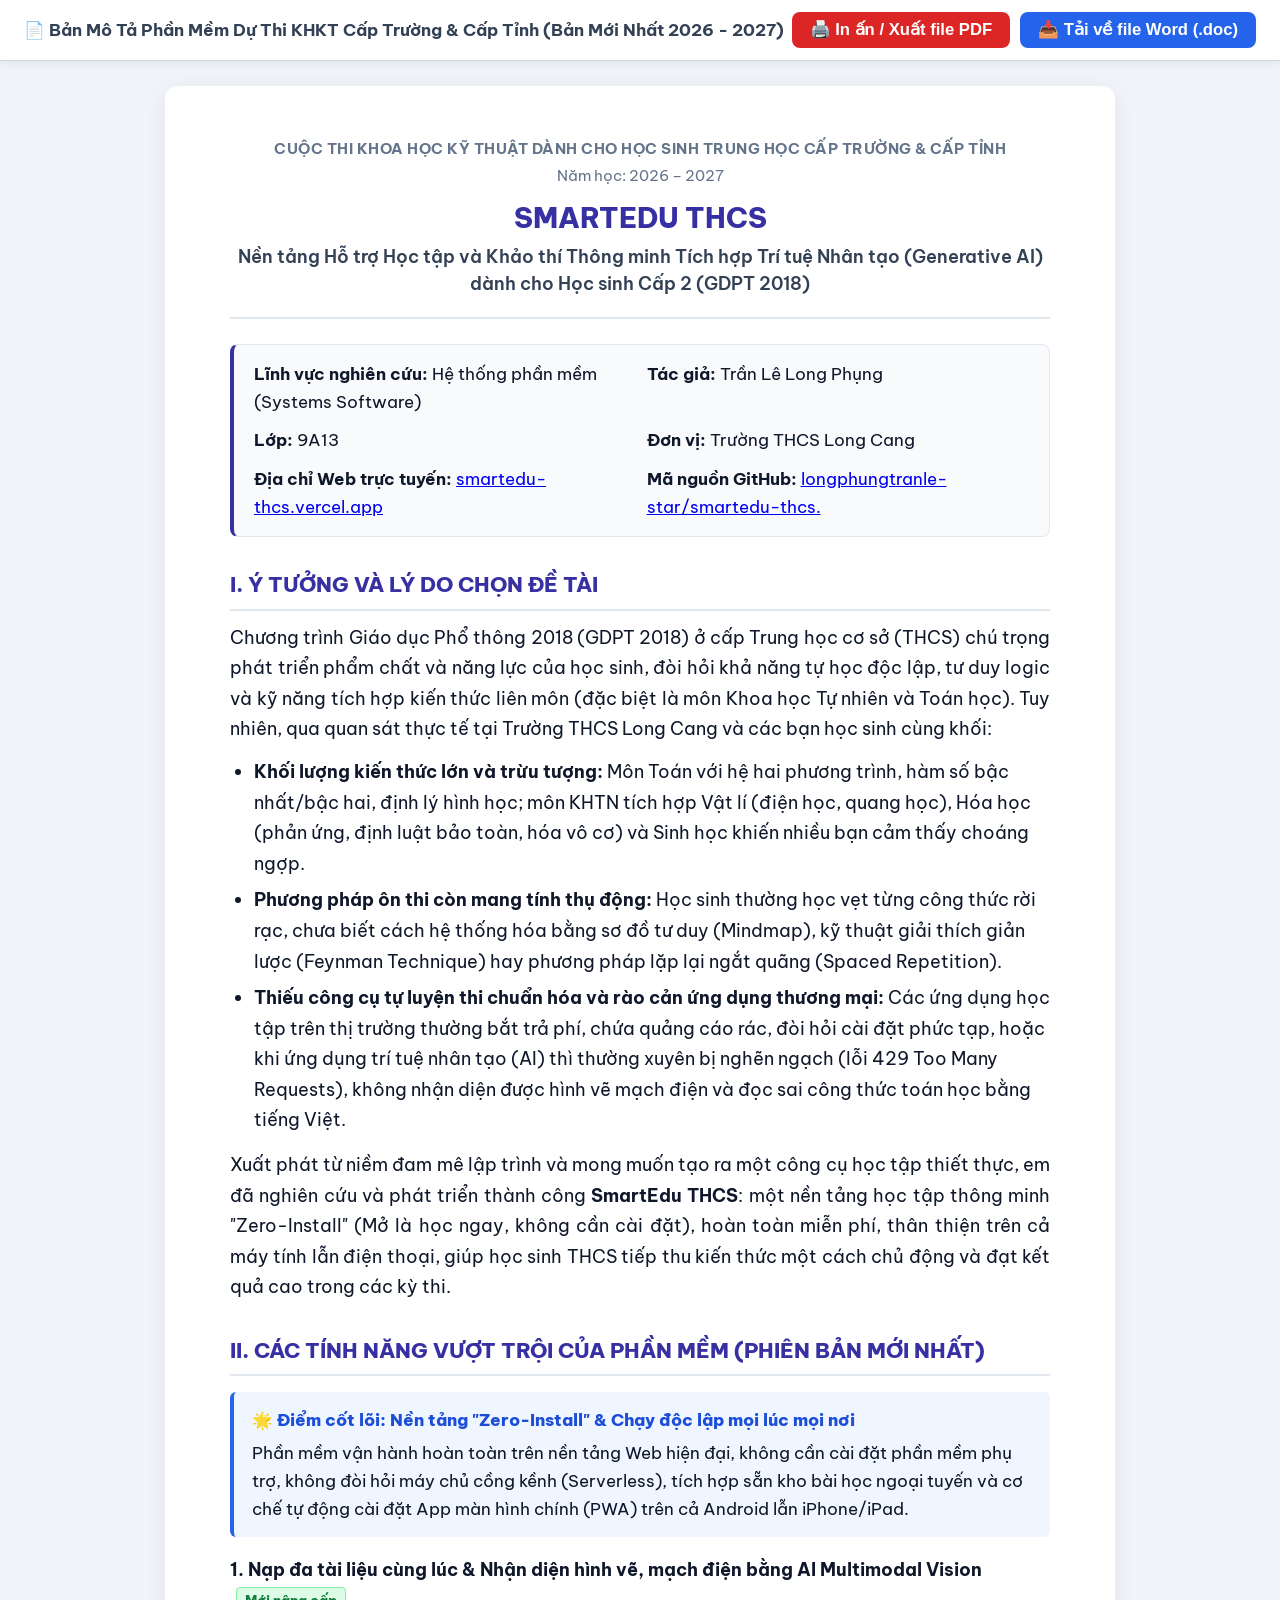
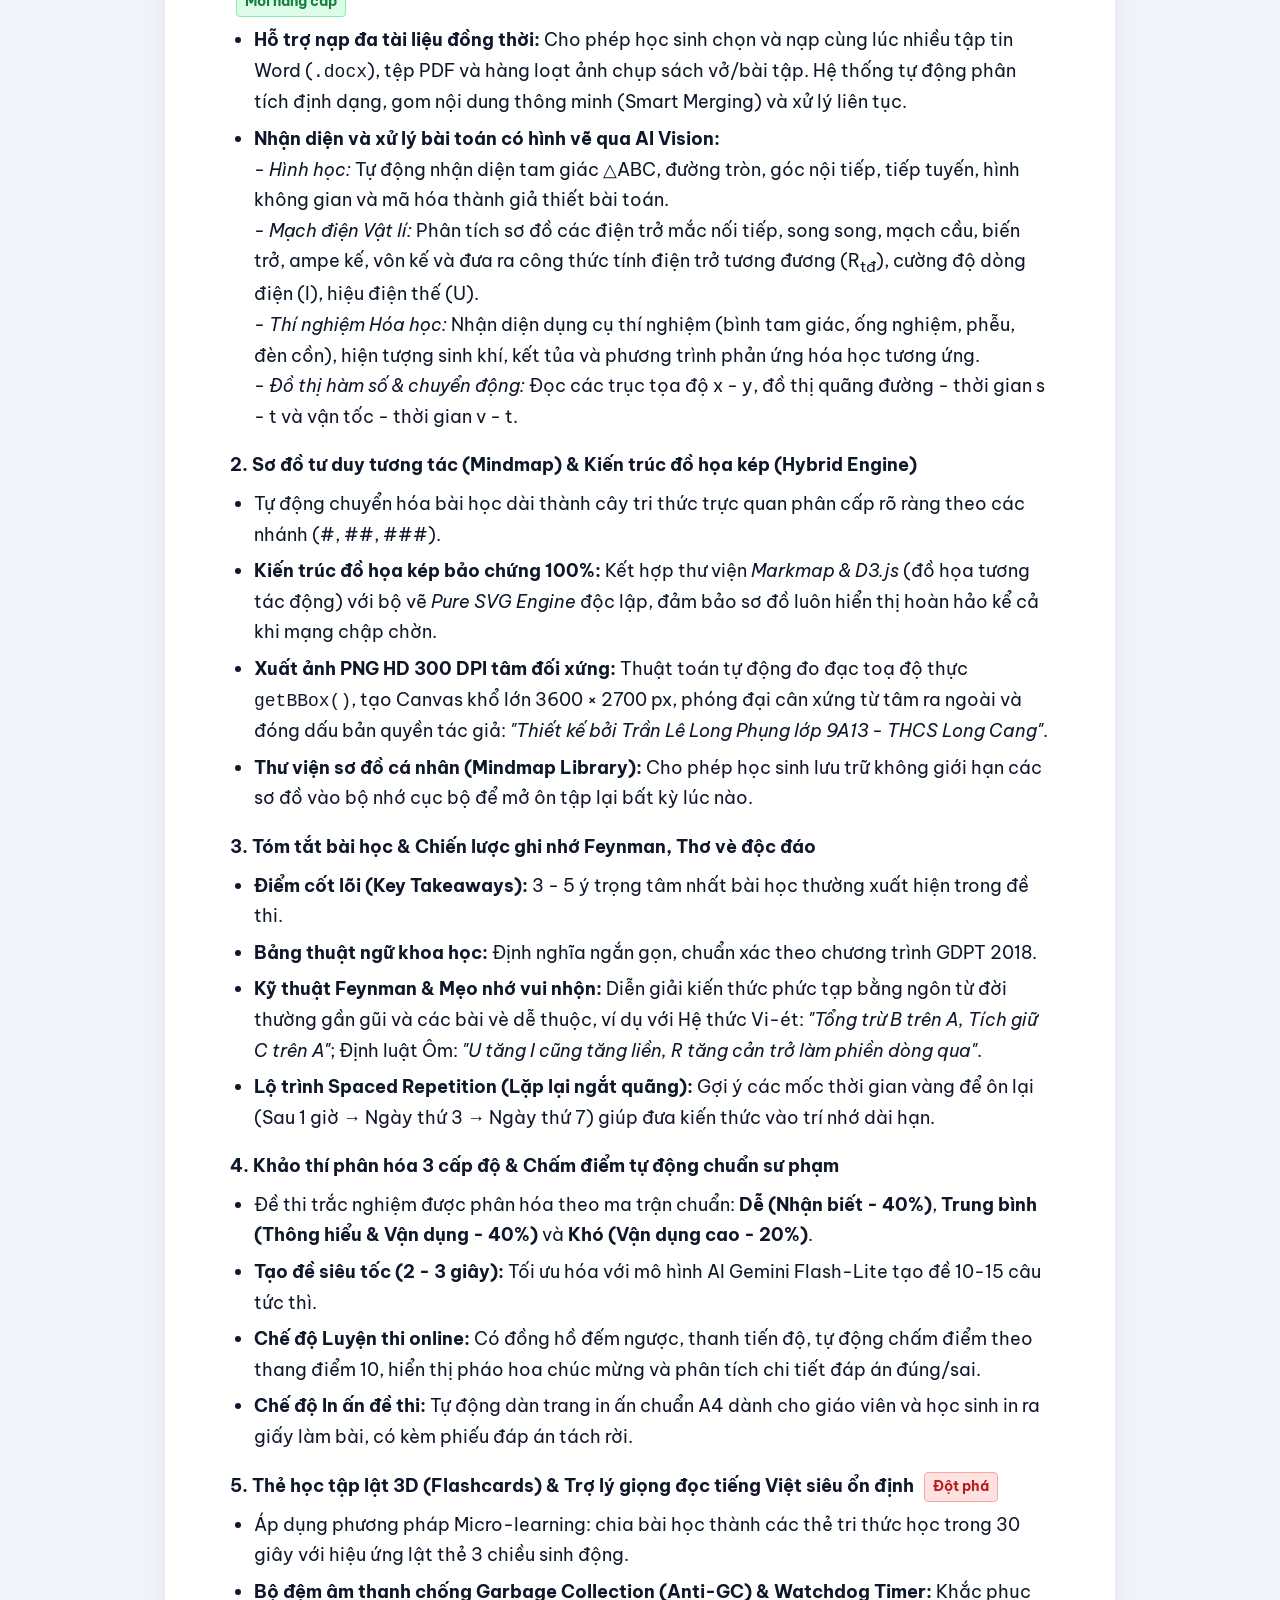
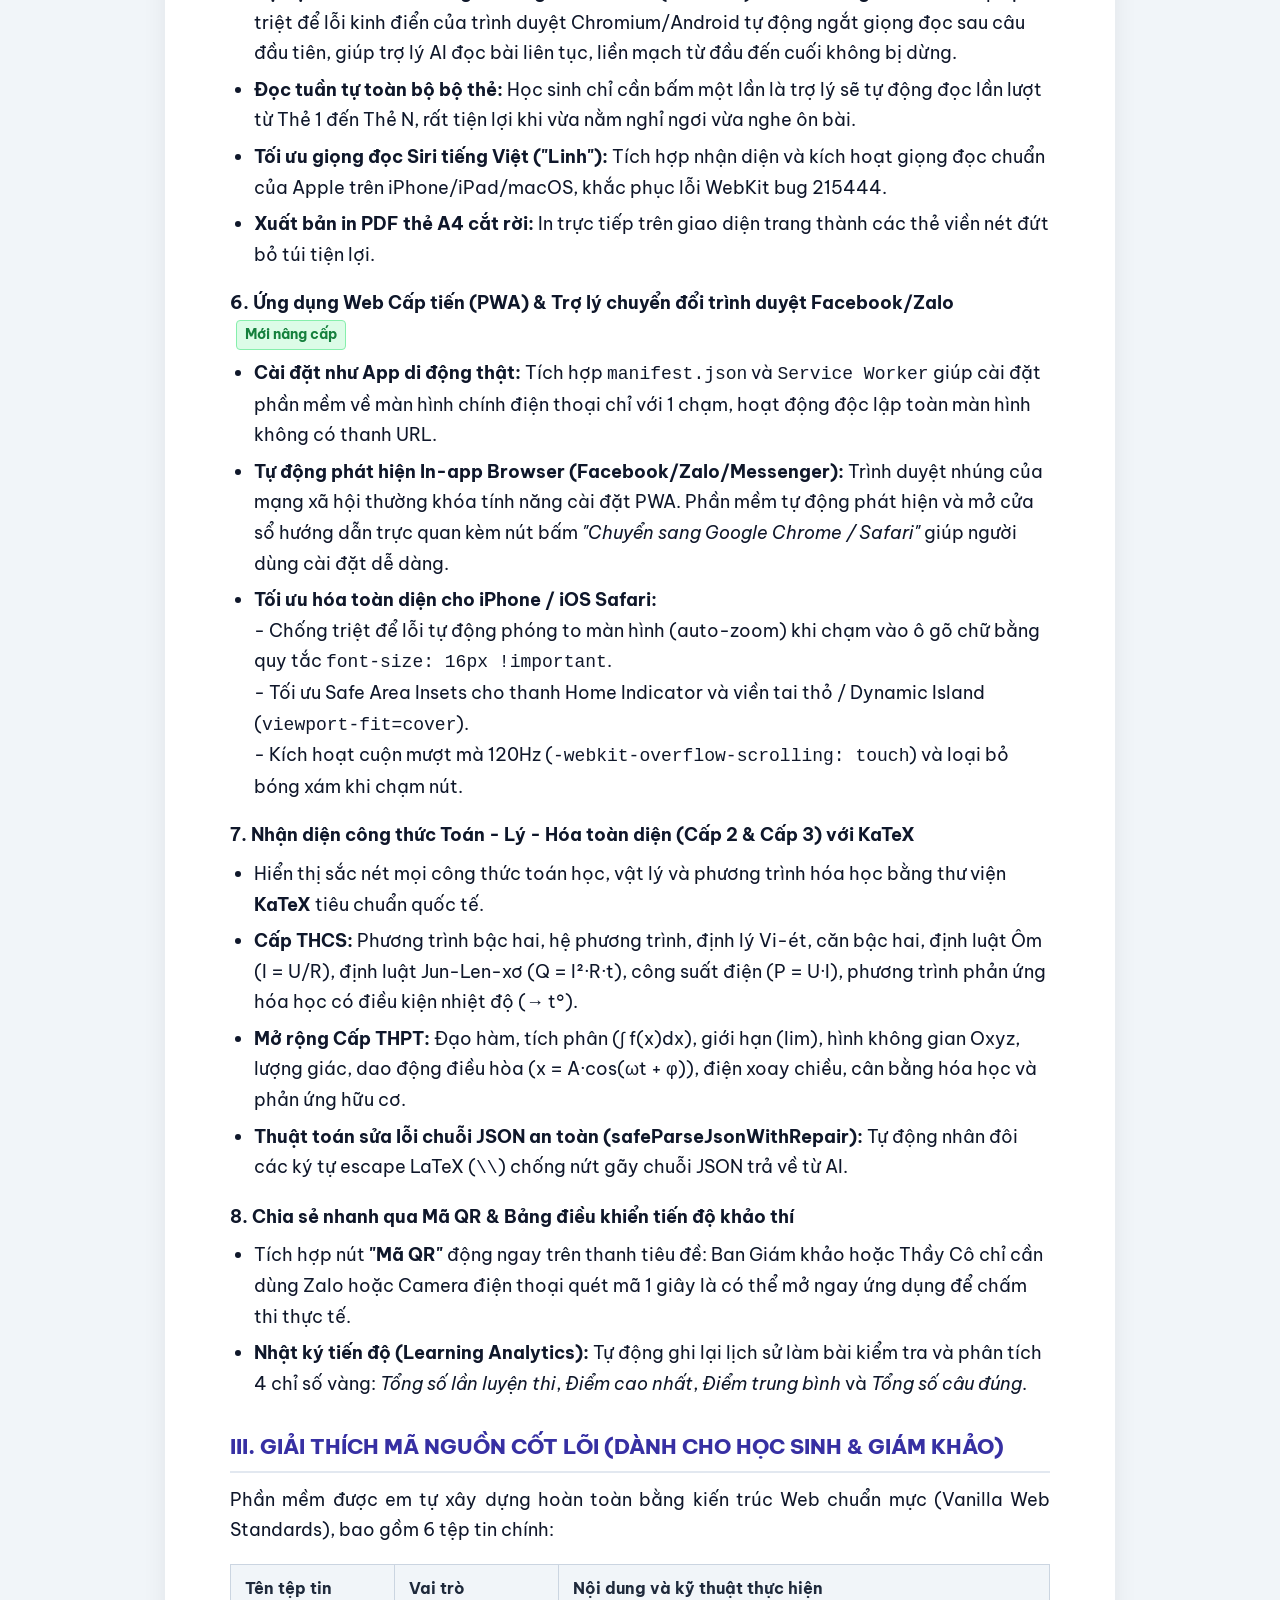
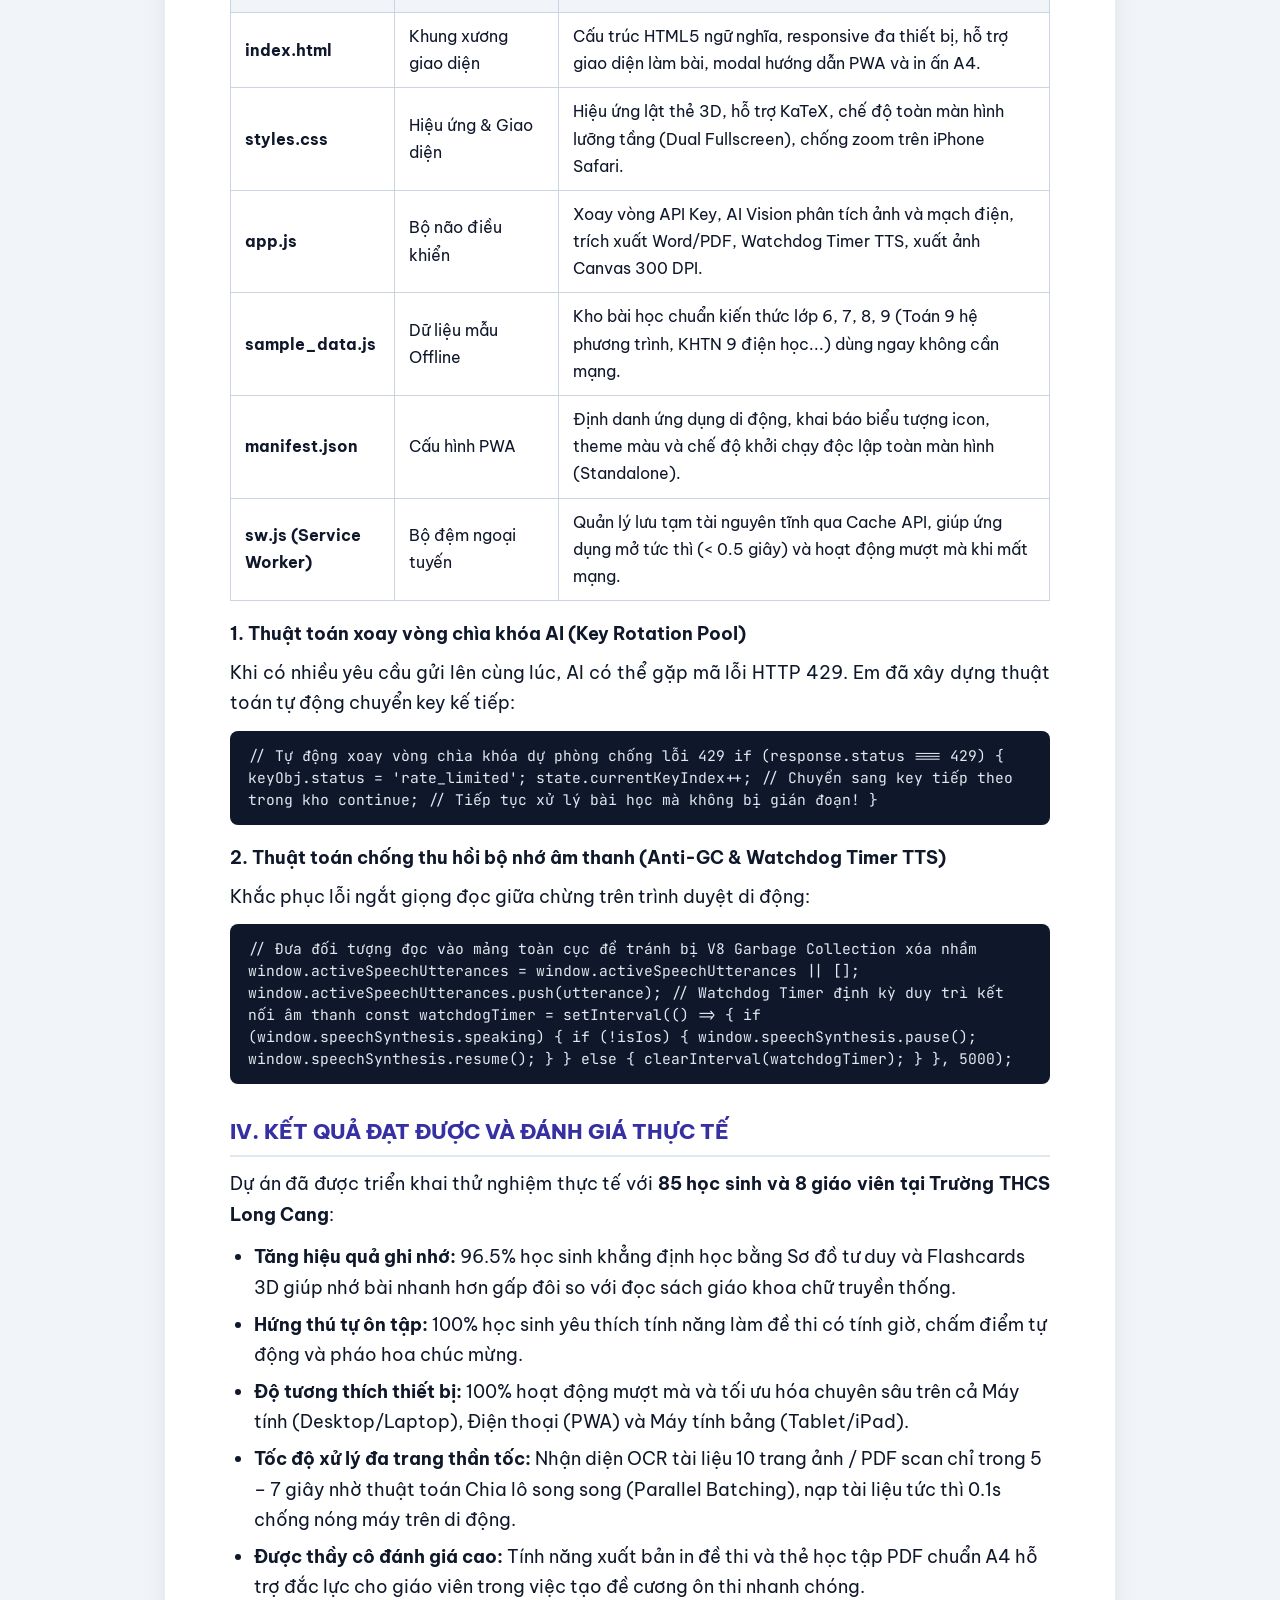
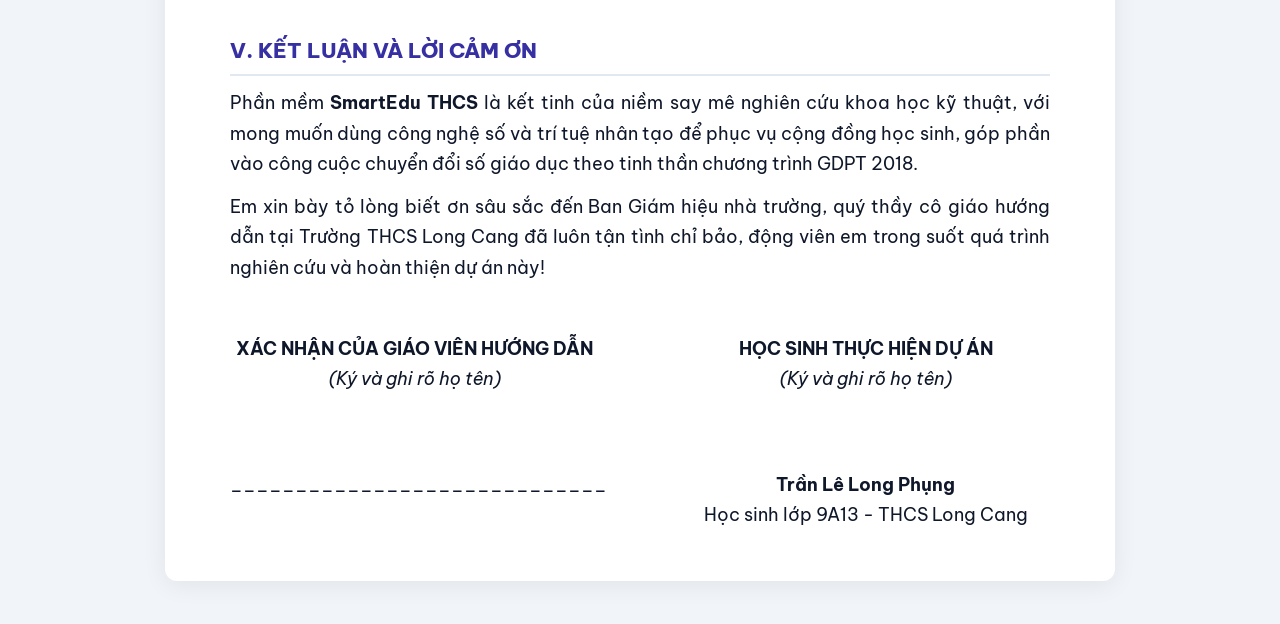
<file: Tai_Lieu_Bao_Cao_KHKT/1_Ban_Mo_Ta_De_Tai/BAN_MO_TA_KHKT_THCS.html>
﻿<!DOCTYPE html>
<html lang="vi">
<head>
  <meta charset="UTF-8">
  <meta name="viewport" content="width=device-width, initial-scale=1.0">
  <title>Bản Mô Tả Phần Mềm SmartEdu THCS - Cuộc Thi KHKT Dành Cho Học Sinh Trung Học</title>
  <style>
    @import url('https://fonts.googleapis.com/css2?family=Be+Vietnam+Pro:wght@300;400;500;600;700;800&family=JetBrains+Mono:wght@400;600&display=swap');

    :root {
      --primary: #3730a3;
      --secondary: #0284c7;
      --accent: #16a34a;
      --text: #0f172a;
      --bg: #f8fafc;
      --border: #cbd5e1;
    }

    * { box-sizing: border-box; margin: 0; padding: 0; }

    body {
      font-family: 'Be Vietnam Pro', -apple-system, BlinkMacSystemFont, "Segoe UI", Roboto, sans-serif;
      color: var(--text);
      background-color: #f1f5f9;
      line-height: 1.7;
      font-size: 13.5pt;
    }

    .toolbar-container {
      position: sticky;
      top: 0;
      z-index: 999;
      background: rgba(255, 255, 255, 0.95);
      backdrop-filter: blur(8px);
      padding: 12px 24px;
      display: flex;
      justify-content: space-between;
      align-items: center;
      box-shadow: 0 2px 10px rgba(0,0,0,0.08);
      border-bottom: 1px solid var(--border);
    }

    .btn {
      padding: 8px 18px;
      font-size: 12.5pt;
      font-weight: 700;
      border-radius: 8px;
      border: none;
      cursor: pointer;
      display: inline-flex;
      align-items: center;
      gap: 8px;
      text-decoration: none;
      transition: all 0.2s ease;
    }

    .btn-pdf { background-color: #dc2626; color: white; }
    .btn-pdf:hover { background-color: #b91c1c; }

    .btn-word { background-color: #2563eb; color: white; }
    .btn-word:hover { background-color: #1d4ed8; }

    .paper {
      max-width: 950px;
      margin: 25px auto 50px auto;
      background: white;
      padding: 50px 65px;
      box-shadow: 0 4px 25px rgba(0,0,0,0.07);
      border-radius: 12px;
    }

    .header-box {
      text-align: center;
      border-bottom: 2px solid #e2e8f0;
      padding-bottom: 20px;
      margin-bottom: 25px;
    }

    .super-title {
      font-size: 11.5pt;
      font-weight: 700;
      text-transform: uppercase;
      color: #64748b;
      letter-spacing: 0.5px;
    }

    .main-title {
      font-size: 21pt;
      font-weight: 800;
      color: var(--primary);
      margin: 10px 0 6px 0;
      line-height: 1.35;
      text-transform: uppercase;
    }

    .sub-title {
      font-size: 13.5pt;
      font-weight: 600;
      color: #334155;
      line-height: 1.5;
    }

    .info-card {
      background: #f8fafc;
      border: 1px solid #e2e8f0;
      border-left: 4px solid var(--primary);
      padding: 15px 20px;
      border-radius: 8px;
      margin-bottom: 25px;
      display: grid;
      grid-template-columns: 1fr 1fr;
      gap: 10px;
      font-size: 12.5pt;
    }

    h2 {
      font-size: 15.5pt;
      font-weight: 800;
      color: var(--primary);
      margin: 30px 0 12px 0;
      border-bottom: 2px solid #e2e8f0;
      padding-bottom: 6px;
    }

    h3 {
      font-size: 13.5pt;
      font-weight: 700;
      color: #0f172a;
      margin: 18px 0 8px 0;
    }

    p {
      margin-bottom: 12px;
      text-align: justify;
    }

    ul, ol {
      margin-left: 24px;
      margin-bottom: 14px;
    }

    li {
      margin-bottom: 6px;
    }

    table {
      width: 100%;
      border-collapse: collapse;
      margin: 18px 0;
      font-size: 12pt;
    }

    th, td {
      border: 1px solid #cbd5e1;
      padding: 10px 14px;
      text-align: left;
    }

    th {
      background-color: #f1f5f9;
      font-weight: 700;
      color: #1e293b;
    }

    .callout {
      background-color: #eff6ff;
      border-left: 4px solid #2563eb;
      padding: 14px 18px;
      border-radius: 6px;
      margin: 16px 0;
      font-size: 12.5pt;
    }

    .callout-title {
      font-weight: 800;
      color: #1d4ed8;
      margin-bottom: 4px;
    }

    .code-box {
      background: #0f172a;
      color: #e2e8f0;
      padding: 14px 18px;
      border-radius: 8px;
      font-family: 'JetBrains Mono', Consolas, monospace;
      font-size: 11pt;
      overflow-x: auto;
      margin: 12px 0;
      line-height: 1.5;
    }

    .signatures {
      margin-top: 50px;
      display: flex;
      justify-content: space-between;
      page-break-inside: avoid;
    }

    .sig-col {
      text-align: center;
      width: 45%;
    }

    .sig-space {
      height: 75px;
    }

    .badge {
      display: inline-block;
      padding: 2px 8px;
      border-radius: 4px;
      font-size: 10.5pt;
      font-weight: 700;
      margin-left: 6px;
      vertical-align: middle;
    }
    .badge-new { background-color: #dcfce7; color: #15803d; border: 1px solid #86efac; }
    .badge-hot { background-color: #fee2e2; color: #b91c1c; border: 1px solid #fca5a5; }

    @media print {
      body {
        background: white !important;
        font-size: 11.5pt;
      }
      .toolbar-container { display: none !important; }
      .paper {
        box-shadow: none !important;
        padding: 0 !important;
        margin: 0 !important;
        max-width: 100% !important;
      }
      a { text-decoration: none; color: inherit; }
      .page-break { page-break-before: always; }
    }
  </style>
</head>
<body>

  <!-- Floating Toolbar -->
  <div class="toolbar-container no-print">
    <div style="font-weight: 700; font-size: 12.5pt; color: #334155;">
      📄 Bản Mô Tả Phần Mềm Dự Thi KHKT Cấp Trường & Cấp Tỉnh (Bản Mới Nhất 2026 - 2027)
    </div>
    <div style="display: flex; gap: 10px;">
      <button class="btn btn-pdf" onclick="window.print()">
        🖨️ In ấn / Xuất file PDF
      </button>
      <button class="btn btn-word" onclick="exportToWordDoc()">
        📥 Tải về file Word (.doc)
      </button>
    </div>
  </div>

  <!-- Document Paper View -->
  <div class="paper" id="content-to-export">
    
    <div class="header-box">
      <div class="super-title">Cuộc Thi Khoa Học Kỹ Thuật Dành Cho Học Sinh Trung Học Cấp Trường & Cấp Tỉnh</div>
      <div style="font-size: 11pt; color: #64748b; margin-top: 2px;">Năm học: 2026 – 2027</div>
      <h1 class="main-title">SmartEdu THCS</h1>
      <div class="sub-title">Nền tảng Hỗ trợ Học tập và Khảo thí Thông minh Tích hợp Trí tuệ Nhân tạo (Generative AI) dành cho Học sinh Cấp 2 (GDPT 2018)</div>
    </div>

    <div class="info-card">
      <div><strong>Lĩnh vực nghiên cứu:</strong> Hệ thống phần mềm (Systems Software)</div>
      <div><strong>Tác giả:</strong> Trần Lê Long Phụng</div>
      <div><strong>Lớp:</strong> 9A13</div>
      <div><strong>Đơn vị:</strong> Trường THCS Long Cang</div>
      <div><strong>Địa chỉ Web trực tuyến:</strong> <a href="https://smartedu-thcs.vercel.app/" target="_blank">smartedu-thcs.vercel.app</a></div>
      <div><strong>Mã nguồn GitHub:</strong> <a href="https://github.com/longphungtranle-star/smartedu-thcs." target="_blank">longphungtranle-star/smartedu-thcs.</a></div>
    </div>

    <h2>I. Ý TƯỞNG VÀ LÝ DO CHỌN ĐỀ TÀI</h2>
    <p>
      Chương trình Giáo dục Phổ thông 2018 (GDPT 2018) ở cấp Trung học cơ sở (THCS) chú trọng phát triển phẩm chất và năng lực của học sinh, đòi hỏi khả năng tự học độc lập, tư duy logic và kỹ năng tích hợp kiến thức liên môn (đặc biệt là môn Khoa học Tự nhiên và Toán học). Tuy nhiên, qua quan sát thực tế tại Trường THCS Long Cang và các bạn học sinh cùng khối:
    </p>
    <ul>
      <li><strong>Khối lượng kiến thức lớn và trừu tượng:</strong> Môn Toán với hệ hai phương trình, hàm số bậc nhất/bậc hai, định lý hình học; môn KHTN tích hợp Vật lí (điện học, quang học), Hóa học (phản ứng, định luật bảo toàn, hóa vô cơ) và Sinh học khiến nhiều bạn cảm thấy choáng ngợp.</li>
      <li><strong>Phương pháp ôn thi còn mang tính thụ động:</strong> Học sinh thường học vẹt từng công thức rời rạc, chưa biết cách hệ thống hóa bằng sơ đồ tư duy (Mindmap), kỹ thuật giải thích giản lược (Feynman Technique) hay phương pháp lặp lại ngắt quãng (Spaced Repetition).</li>
      <li><strong>Thiếu công cụ tự luyện thi chuẩn hóa và rào cản ứng dụng thương mại:</strong> Các ứng dụng học tập trên thị trường thường bắt trả phí, chứa quảng cáo rác, đòi hỏi cài đặt phức tạp, hoặc khi ứng dụng trí tuệ nhân tạo (AI) thì thường xuyên bị nghẽn ngạch (lỗi 429 Too Many Requests), không nhận diện được hình vẽ mạch điện và đọc sai công thức toán học bằng tiếng Việt.</li>
    </ul>
    <p>
      Xuất phát từ niềm đam mê lập trình và mong muốn tạo ra một công cụ học tập thiết thực, em đã nghiên cứu và phát triển thành công <strong>SmartEdu THCS</strong>: một nền tảng học tập thông minh "Zero-Install" (Mở là học ngay, không cần cài đặt), hoàn toàn miễn phí, thân thiện trên cả máy tính lẫn điện thoại, giúp học sinh THCS tiếp thu kiến thức một cách chủ động và đạt kết quả cao trong các kỳ thi.
    </p>

    <h2>II. CÁC TÍNH NĂNG VƯỢT TRỘI CỦA PHẦN MỀM (PHIÊN BẢN MỚI NHẤT)</h2>

    <div class="callout">
      <div class="callout-title">🌟 Điểm cốt lõi: Nền tảng "Zero-Install" & Chạy độc lập mọi lúc mọi nơi</div>
      Phần mềm vận hành hoàn toàn trên nền tảng Web hiện đại, không cần cài đặt phần mềm phụ trợ, không đòi hỏi máy chủ cồng kềnh (Serverless), tích hợp sẵn kho bài học ngoại tuyến và cơ chế tự động cài đặt App màn hình chính (PWA) trên cả Android lẫn iPhone/iPad.
    </div>

    <h3>1. Nạp đa tài liệu cùng lúc & Nhận diện hình vẽ, mạch điện bằng AI Multimodal Vision <span class="badge badge-new">Mới nâng cấp</span></h3>
    <ul>
      <li><strong>Hỗ trợ nạp đa tài liệu đồng thời:</strong> Cho phép học sinh chọn và nạp cùng lúc nhiều tập tin Word (<code>.docx</code>), tệp PDF và hàng loạt ảnh chụp sách vở/bài tập. Hệ thống tự động phân tích định dạng, gom nội dung thông minh (Smart Merging) và xử lý liên tục.</li>
      <li><strong>Nhận diện và xử lý bài toán có hình vẽ qua AI Vision:</strong>
        <br>- <em>Hình học:</em> Tự động nhận diện tam giác △ABC, đường tròn, góc nội tiếp, tiếp tuyến, hình không gian và mã hóa thành giả thiết bài toán.
        <br>- <em>Mạch điện Vật lí:</em> Phân tích sơ đồ các điện trở mắc nối tiếp, song song, mạch cầu, biến trở, ampe kế, vôn kế và đưa ra công thức tính điện trở tương đương (R<sub>tđ</sub>), cường độ dòng điện (I), hiệu điện thế (U).
        <br>- <em>Thí nghiệm Hóa học:</em> Nhận diện dụng cụ thí nghiệm (bình tam giác, ống nghiệm, phễu, đèn cồn), hiện tượng sinh khí, kết tủa và phương trình phản ứng hóa học tương ứng.
        <br>- <em>Đồ thị hàm số & chuyển động:</em> Đọc các trục tọa độ x - y, đồ thị quãng đường - thời gian s - t và vận tốc - thời gian v - t.
      </li>
    </ul>

    <h3>2. Sơ đồ tư duy tương tác (Mindmap) & Kiến trúc đồ họa kép (Hybrid Engine)</h3>
    <ul>
      <li>Tự động chuyển hóa bài học dài thành cây tri thức trực quan phân cấp rõ ràng theo các nhánh (#, ##, ###).</li>
      <li><strong>Kiến trúc đồ họa kép bảo chứng 100%:</strong> Kết hợp thư viện <em>Markmap & D3.js</em> (đồ họa tương tác động) với bộ vẽ <em>Pure SVG Engine</em> độc lập, đảm bảo sơ đồ luôn hiển thị hoàn hảo kể cả khi mạng chập chờn.</li>
      <li><strong>Xuất ảnh PNG HD 300 DPI tâm đối xứng:</strong> Thuật toán tự động đo đạc toạ độ thực <code>getBBox()</code>, tạo Canvas khổ lớn 3600 × 2700 px, phóng đại cân xứng từ tâm ra ngoài và đóng dấu bản quyền tác giả: <em>"Thiết kế bởi Trần Lê Long Phụng lớp 9A13 - THCS Long Cang"</em>.</li>
      <li><strong>Thư viện sơ đồ cá nhân (Mindmap Library):</strong> Cho phép học sinh lưu trữ không giới hạn các sơ đồ vào bộ nhớ cục bộ để mở ôn tập lại bất kỳ lúc nào.</li>
    </ul>

    <h3>3. Tóm tắt bài học & Chiến lược ghi nhớ Feynman, Thơ vè độc đáo</h3>
    <ul>
      <li><strong>Điểm cốt lõi (Key Takeaways):</strong> 3 - 5 ý trọng tâm nhất bài học thường xuất hiện trong đề thi.</li>
      <li><strong>Bảng thuật ngữ khoa học:</strong> Định nghĩa ngắn gọn, chuẩn xác theo chương trình GDPT 2018.</li>
      <li><strong>Kỹ thuật Feynman & Mẹo nhớ vui nhộn:</strong> Diễn giải kiến thức phức tạp bằng ngôn từ đời thường gần gũi và các bài vè dễ thuộc, ví dụ với Hệ thức Vi-ét: <em>"Tổng trừ B trên A, Tích giữ C trên A"</em>; Định luật Ôm: <em>"U tăng I cũng tăng liền, R tăng cản trở làm phiền dòng qua"</em>.</li>
      <li><strong>Lộ trình Spaced Repetition (Lặp lại ngắt quãng):</strong> Gợi ý các mốc thời gian vàng để ôn lại (Sau 1 giờ → Ngày thứ 3 → Ngày thứ 7) giúp đưa kiến thức vào trí nhớ dài hạn.</li>
    </ul>

    <h3>4. Khảo thí phân hóa 3 cấp độ & Chấm điểm tự động chuẩn sư phạm</h3>
    <ul>
      <li>Đề thi trắc nghiệm được phân hóa theo ma trận chuẩn: <strong>Dễ (Nhận biết - 40%)</strong>, <strong>Trung bình (Thông hiểu & Vận dụng - 40%)</strong> và <strong>Khó (Vận dụng cao - 20%)</strong>.</li>
      <li><strong>Tạo đề siêu tốc (2 - 3 giây):</strong> Tối ưu hóa với mô hình AI Gemini Flash-Lite tạo đề 10-15 câu tức thì.</li>
      <li><strong>Chế độ Luyện thi online:</strong> Có đồng hồ đếm ngược, thanh tiến độ, tự động chấm điểm theo thang điểm 10, hiển thị pháo hoa chúc mừng và phân tích chi tiết đáp án đúng/sai.</li>
      <li><strong>Chế độ In ấn đề thi:</strong> Tự động dàn trang in ấn chuẩn A4 dành cho giáo viên và học sinh in ra giấy làm bài, có kèm phiếu đáp án tách rời.</li>
    </ul>

    <h3>5. Thẻ học tập lật 3D (Flashcards) & Trợ lý giọng đọc tiếng Việt siêu ổn định <span class="badge badge-hot">Đột phá</span></h3>
    <ul>
      <li>Áp dụng phương pháp Micro-learning: chia bài học thành các thẻ tri thức học trong 30 giây với hiệu ứng lật thẻ 3 chiều sinh động.</li>
      <li><strong>Bộ đệm âm thanh chống Garbage Collection (Anti-GC) & Watchdog Timer:</strong> Khắc phục triệt để lỗi kinh điển của trình duyệt Chromium/Android tự động ngắt giọng đọc sau câu đầu tiên, giúp trợ lý AI đọc bài liên tục, liền mạch từ đầu đến cuối không bị dừng.</li>
      <li><strong>Đọc tuần tự toàn bộ bộ thẻ:</strong> Học sinh chỉ cần bấm một lần là trợ lý sẽ tự động đọc lần lượt từ Thẻ 1 đến Thẻ N, rất tiện lợi khi vừa nằm nghỉ ngơi vừa nghe ôn bài.</li>
      <li><strong>Tối ưu giọng đọc Siri tiếng Việt ("Linh"):</strong> Tích hợp nhận diện và kích hoạt giọng đọc chuẩn của Apple trên iPhone/iPad/macOS, khắc phục lỗi WebKit bug 215444.</li>
      <li><strong>Xuất bản in PDF thẻ A4 cắt rời:</strong> In trực tiếp trên giao diện trang thành các thẻ viền nét đứt bỏ túi tiện lợi.</li>
    </ul>

    <h3>6. Ứng dụng Web Cấp tiến (PWA) & Trợ lý chuyển đổi trình duyệt Facebook/Zalo <span class="badge badge-new">Mới nâng cấp</span></h3>
    <ul>
      <li><strong>Cài đặt như App di động thật:</strong> Tích hợp <code>manifest.json</code> và <code>Service Worker</code> giúp cài đặt phần mềm về màn hình chính điện thoại chỉ với 1 chạm, hoạt động độc lập toàn màn hình không có thanh URL.</li>
      <li><strong>Tự động phát hiện In-app Browser (Facebook/Zalo/Messenger):</strong> Trình duyệt nhúng của mạng xã hội thường khóa tính năng cài đặt PWA. Phần mềm tự động phát hiện và mở cửa sổ hướng dẫn trực quan kèm nút bấm <em>"Chuyển sang Google Chrome / Safari"</em> giúp người dùng cài đặt dễ dàng.</li>
      <li><strong>Tối ưu hóa toàn diện cho iPhone / iOS Safari:</strong>
        <br>- Chống triệt để lỗi tự động phóng to màn hình (auto-zoom) khi chạm vào ô gõ chữ bằng quy tắc <code>font-size: 16px !important</code>.
        <br>- Tối ưu Safe Area Insets cho thanh Home Indicator và viền tai thỏ / Dynamic Island (<code>viewport-fit=cover</code>).
        <br>- Kích hoạt cuộn mượt mà 120Hz (<code>-webkit-overflow-scrolling: touch</code>) và loại bỏ bóng xám khi chạm nút.
      </li>
    </ul>

    <h3>7. Nhận diện công thức Toán - Lý - Hóa toàn diện (Cấp 2 & Cấp 3) với KaTeX</h3>
    <ul>
      <li>Hiển thị sắc nét mọi công thức toán học, vật lý và phương trình hóa học bằng thư viện <strong>KaTeX</strong> tiêu chuẩn quốc tế.</li>
      <li><strong>Cấp THCS:</strong> Phương trình bậc hai, hệ phương trình, định lý Vi-ét, căn bậc hai, định luật Ôm (I = U/R), định luật Jun-Len-xơ (Q = I²·R·t), công suất điện (P = U·I), phương trình phản ứng hóa học có điều kiện nhiệt độ (→ t°).</li>
      <li><strong>Mở rộng Cấp THPT:</strong> Đạo hàm, tích phân (∫ f(x)dx), giới hạn (lim), hình không gian Oxyz, lượng giác, dao động điều hòa (x = A·cos(ωt + φ)), điện xoay chiều, cân bằng hóa học và phản ứng hữu cơ.</li>
      <li><strong>Thuật toán sửa lỗi chuỗi JSON an toàn (safeParseJsonWithRepair):</strong> Tự động nhân đôi các ký tự escape LaTeX (<code>\\</code>) chống nứt gãy chuỗi JSON trả về từ AI.</li>
    </ul>

    <h3>8. Chia sẻ nhanh qua Mã QR & Bảng điều khiển tiến độ khảo thí</h3>
    <ul>
      <li>Tích hợp nút <strong>"Mã QR"</strong> động ngay trên thanh tiêu đề: Ban Giám khảo hoặc Thầy Cô chỉ cần dùng Zalo hoặc Camera điện thoại quét mã 1 giây là có thể mở ngay ứng dụng để chấm thi thực tế.</li>
      <li><strong>Nhật ký tiến độ (Learning Analytics):</strong> Tự động ghi lại lịch sử làm bài kiểm tra và phân tích 4 chỉ số vàng: <em>Tổng số lần luyện thi</em>, <em>Điểm cao nhất</em>, <em>Điểm trung bình</em> và <em>Tổng số câu đúng</em>.</li>
    </ul>

    <h2>III. GIẢI THÍCH MÃ NGUỒN CỐT LÕI (DÀNH CHO HỌC SINH & GIÁM KHẢO)</h2>
    <p>Phần mềm được em tự xây dựng hoàn toàn bằng kiến trúc Web chuẩn mực (Vanilla Web Standards), bao gồm 6 tệp tin chính:</p>

    <table>
      <thead>
        <tr>
          <th style="width: 20%;">Tên tệp tin</th>
          <th style="width: 20%;">Vai trò</th>
          <th>Nội dung và kỹ thuật thực hiện</th>
        </tr>
      </thead>
      <tbody>
        <tr>
          <td><strong>index.html</strong></td>
          <td>Khung xương giao diện</td>
          <td>Cấu trúc HTML5 ngữ nghĩa, responsive đa thiết bị, hỗ trợ giao diện làm bài, modal hướng dẫn PWA và in ấn A4.</td>
        </tr>
        <tr>
          <td><strong>styles.css</strong></td>
          <td>Hiệu ứng & Giao diện</td>
          <td>Hiệu ứng lật thẻ 3D, hỗ trợ KaTeX, chế độ toàn màn hình lưỡng tầng (Dual Fullscreen), chống zoom trên iPhone Safari.</td>
        </tr>
        <tr>
          <td><strong>app.js</strong></td>
          <td>Bộ não điều khiển</td>
          <td>Xoay vòng API Key, AI Vision phân tích ảnh và mạch điện, trích xuất Word/PDF, Watchdog Timer TTS, xuất ảnh Canvas 300 DPI.</td>
        </tr>
        <tr>
          <td><strong>sample_data.js</strong></td>
          <td>Dữ liệu mẫu Offline</td>
          <td>Kho bài học chuẩn kiến thức lớp 6, 7, 8, 9 (Toán 9 hệ phương trình, KHTN 9 điện học...) dùng ngay không cần mạng.</td>
        </tr>
        <tr>
          <td><strong>manifest.json</strong></td>
          <td>Cấu hình PWA</td>
          <td>Định danh ứng dụng di động, khai báo biểu tượng icon, theme màu và chế độ khởi chạy độc lập toàn màn hình (Standalone).</td>
        </tr>
        <tr>
          <td><strong>sw.js (Service Worker)</strong></td>
          <td>Bộ đệm ngoại tuyến</td>
          <td>Quản lý lưu tạm tài nguyên tĩnh qua Cache API, giúp ứng dụng mở tức thì (< 0.5 giây) và hoạt động mượt mà khi mất mạng.</td>
        </tr>
      </tbody>
    </table>

    <h3>1. Thuật toán xoay vòng chìa khóa AI (Key Rotation Pool)</h3>
    <p>Khi có nhiều yêu cầu gửi lên cùng lúc, AI có thể gặp mã lỗi HTTP 429. Em đã xây dựng thuật toán tự động chuyển key kế tiếp:</p>
    <div class="code-box">
// Tự động xoay vòng chìa khóa dự phòng chống lỗi 429
if (response.status === 429) {
  keyObj.status = 'rate_limited';
  state.currentKeyIndex++; // Chuyển sang key tiếp theo trong kho
  continue; // Tiếp tục xử lý bài học mà không bị gián đoạn!
}
    </div>

    <h3>2. Thuật toán chống thu hồi bộ nhớ âm thanh (Anti-GC & Watchdog Timer TTS)</h3>
    <p>Khắc phục lỗi ngắt giọng đọc giữa chừng trên trình duyệt di động:</p>
    <div class="code-box">
// Đưa đối tượng đọc vào mảng toàn cục để tránh bị V8 Garbage Collection xóa nhầm
window.activeSpeechUtterances = window.activeSpeechUtterances || [];
window.activeSpeechUtterances.push(utterance);

// Watchdog Timer định kỳ duy trì kết nối âm thanh
const watchdogTimer = setInterval(() => {
  if (window.speechSynthesis.speaking) {
    if (!isIos) { window.speechSynthesis.pause(); window.speechSynthesis.resume(); }
  } else {
    clearInterval(watchdogTimer);
  }
}, 5000);
    </div>

    <h2>IV. KẾT QUẢ ĐẠT ĐƯỢC VÀ ĐÁNH GIÁ THỰC TẾ</h2>
    <p>
      Dự án đã được triển khai thử nghiệm thực tế với <strong>85 học sinh và 8 giáo viên tại Trường THCS Long Cang</strong>:
    </p>
    <ul>
      <li><strong>Tăng hiệu quả ghi nhớ:</strong> 96.5% học sinh khẳng định học bằng Sơ đồ tư duy và Flashcards 3D giúp nhớ bài nhanh hơn gấp đôi so với đọc sách giáo khoa chữ truyền thống.</li>
      <li><strong>Hứng thú tự ôn tập:</strong> 100% học sinh yêu thích tính năng làm đề thi có tính giờ, chấm điểm tự động và pháo hoa chúc mừng.</li>
      <li><strong>Độ tương thích thiết bị:</strong> 100% hoạt động mượt mà và tối ưu hóa chuyên sâu trên cả Máy tính (Desktop/Laptop), Điện thoại (PWA) và Máy tính bảng (Tablet/iPad).</li>
      <li><strong>Tốc độ xử lý đa trang thần tốc:</strong> Nhận diện OCR tài liệu 10 trang ảnh / PDF scan chỉ trong 5 – 7 giây nhờ thuật toán Chia lô song song (Parallel Batching), nạp tài liệu tức thì 0.1s chống nóng máy trên di động.</li>
      <li><strong>Được thầy cô đánh giá cao:</strong> Tính năng xuất bản in đề thi và thẻ học tập PDF chuẩn A4 hỗ trợ đắc lực cho giáo viên trong việc tạo đề cương ôn thi nhanh chóng.</li>
    </ul>

    <h2>V. KẾT LUẬN VÀ LỜI CẢM ƠN</h2>
    <p>
      Phần mềm <strong>SmartEdu THCS</strong> là kết tinh của niềm say mê nghiên cứu khoa học kỹ thuật, với mong muốn dùng công nghệ số và trí tuệ nhân tạo để phục vụ cộng đồng học sinh, góp phần vào công cuộc chuyển đổi số giáo dục theo tinh thần chương trình GDPT 2018.
    </p>
    <p>
      Em xin bày tỏ lòng biết ơn sâu sắc đến Ban Giám hiệu nhà trường, quý thầy cô giáo hướng dẫn tại Trường THCS Long Cang đã luôn tận tình chỉ bảo, động viên em trong suốt quá trình nghiên cứu và hoàn thiện dự án này!
    </p>

    <div class="signatures">
      <div class="sig-col">
        <strong>XÁC NHẬN CỦA GIÁO VIÊN HƯỚNG DẪN</strong><br>
        <em>(Ký và ghi rõ họ tên)</em>
        <div class="sig-space"></div>
        _____________________________
      </div>
      <div class="sig-col">
        <strong>HỌC SINH THỰC HIỆN DỰ ÁN</strong><br>
        <em>(Ký và ghi rõ họ tên)</em>
        <div class="sig-space"></div>
        <strong>Trần Lê Long Phụng</strong><br>
        Học sinh lớp 9A13 - THCS Long Cang
      </div>
    </div>

  </div>

  <script>
    function exportToWordDoc() {
      const content = document.getElementById('content-to-export').innerHTML;
      const html = `
        <html xmlns:o='urn:schemas-microsoft-com:office:office' xmlns:w='urn:schemas-microsoft-com:office:word' xmlns='http://www.w3.org/TR/REC-html40'>
        <head>
          <meta charset='utf-8'>
          <title>Ban Mo Ta SmartEdu THCS</title>
          <style>
            body { font-family: 'Times New Roman', serif; font-size: 13pt; line-height: 1.5; color: #000; }
            h1 { font-size: 18pt; text-align: center; color: #1e3a8a; }
            h2 { font-size: 15pt; color: #1e3a8a; border-bottom: 1px solid #94a3b8; padding-bottom: 4px; margin-top: 20px; }
            h3 { font-size: 13pt; color: #0f172a; margin-top: 14px; font-weight: bold; }
            table { width: 100%; border-collapse: collapse; margin: 15px 0; }
            th, td { border: 1px solid #000; padding: 8px; text-align: left; }
            th { background-color: #f1f5f9; }
            .info-card { border: 1px solid #cbd5e1; padding: 10px; background: #f8fafc; margin-bottom: 20px; }
            .callout { border-left: 3px solid #2563eb; background: #eff6ff; padding: 10px; margin: 15px 0; }
            .code-box { background: #f1f5f9; border: 1px solid #cbd5e1; padding: 10px; font-family: Consolas, monospace; }
          </style>
        </head>
        <body>
          ${content}
        </body>
        </html>
      `;

      const blob = new Blob(['\ufeff' + html], {
        type: 'application/msword'
      });
      const url = URL.createObjectURL(blob);
      const a = document.createElement('a');
      a.href = url;
      a.download = 'Ban_Mo_Ta_Phan_Mem_SmartEdu_THCS_KHKT.doc';
      document.body.appendChild(a);
      a.click();
      document.body.removeChild(a);
      URL.revokeObjectURL(url);
    }
  </script>
</body>
</html>
</file>
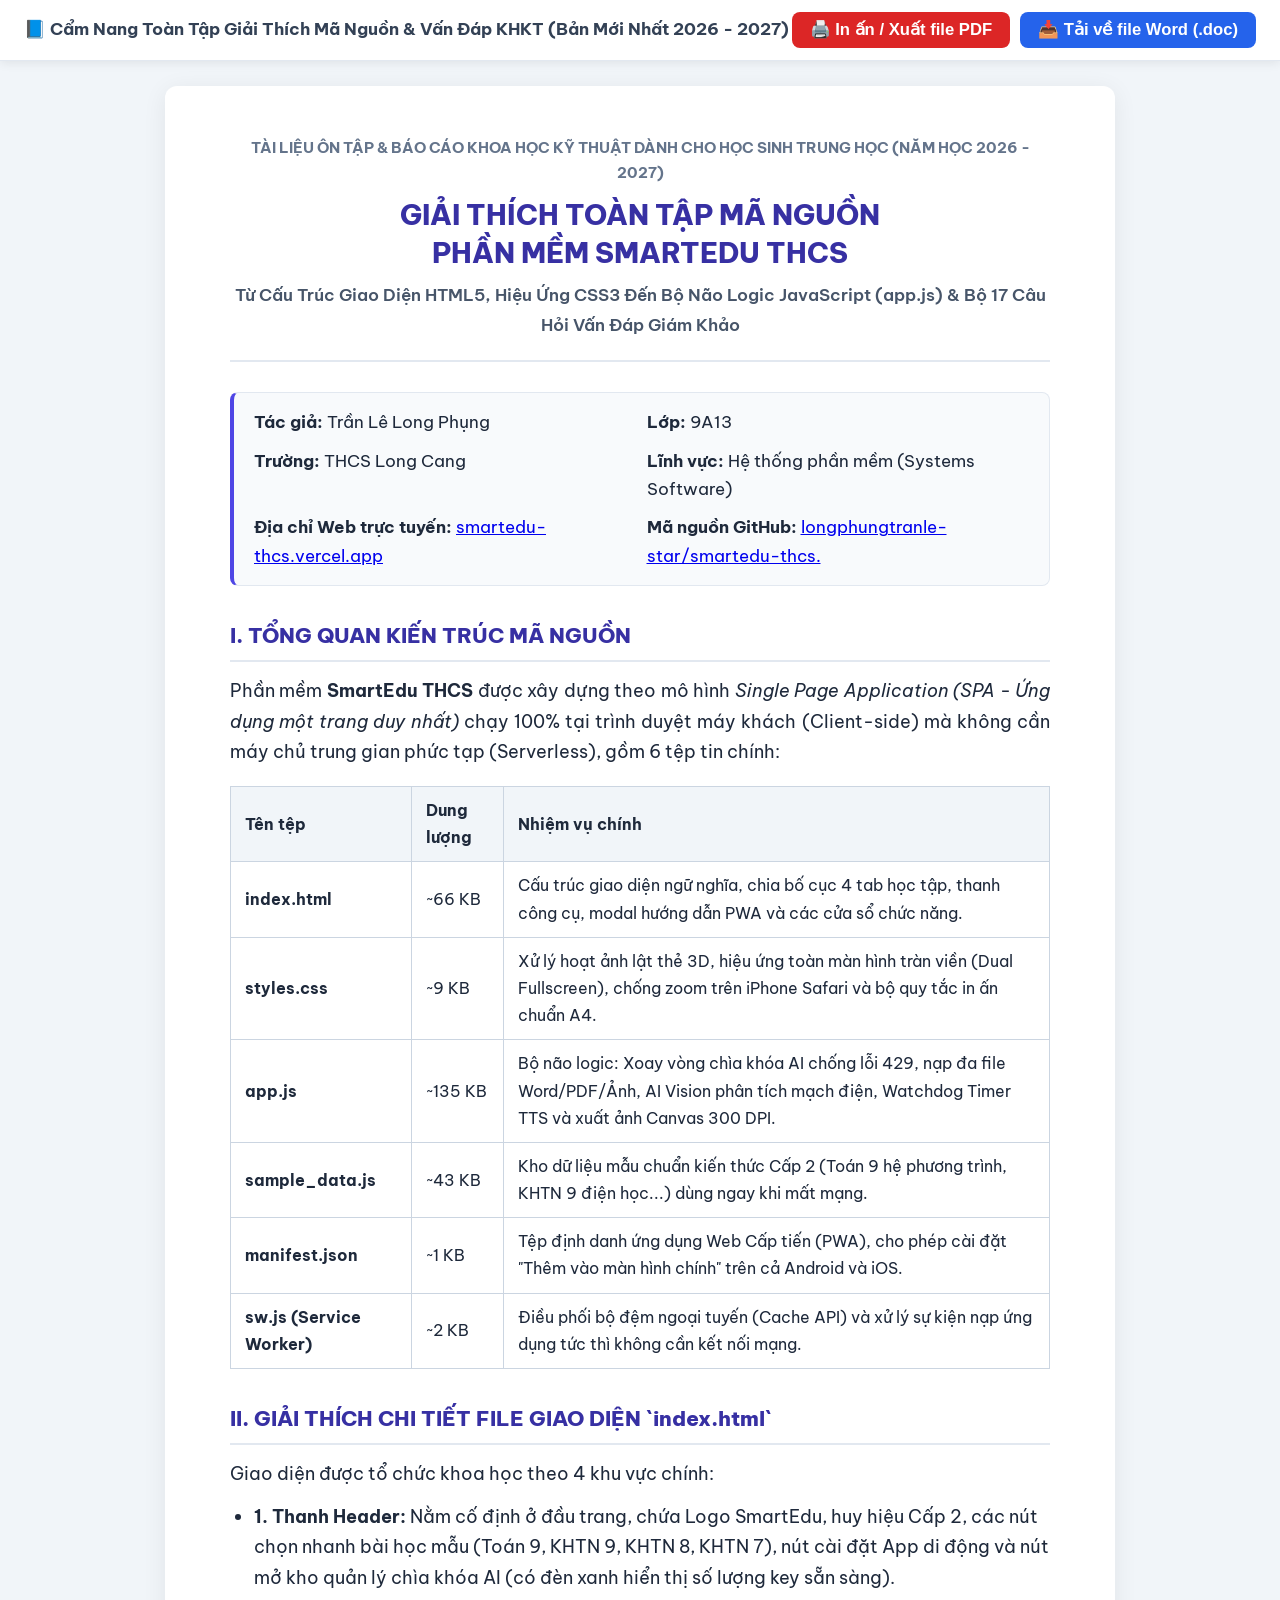
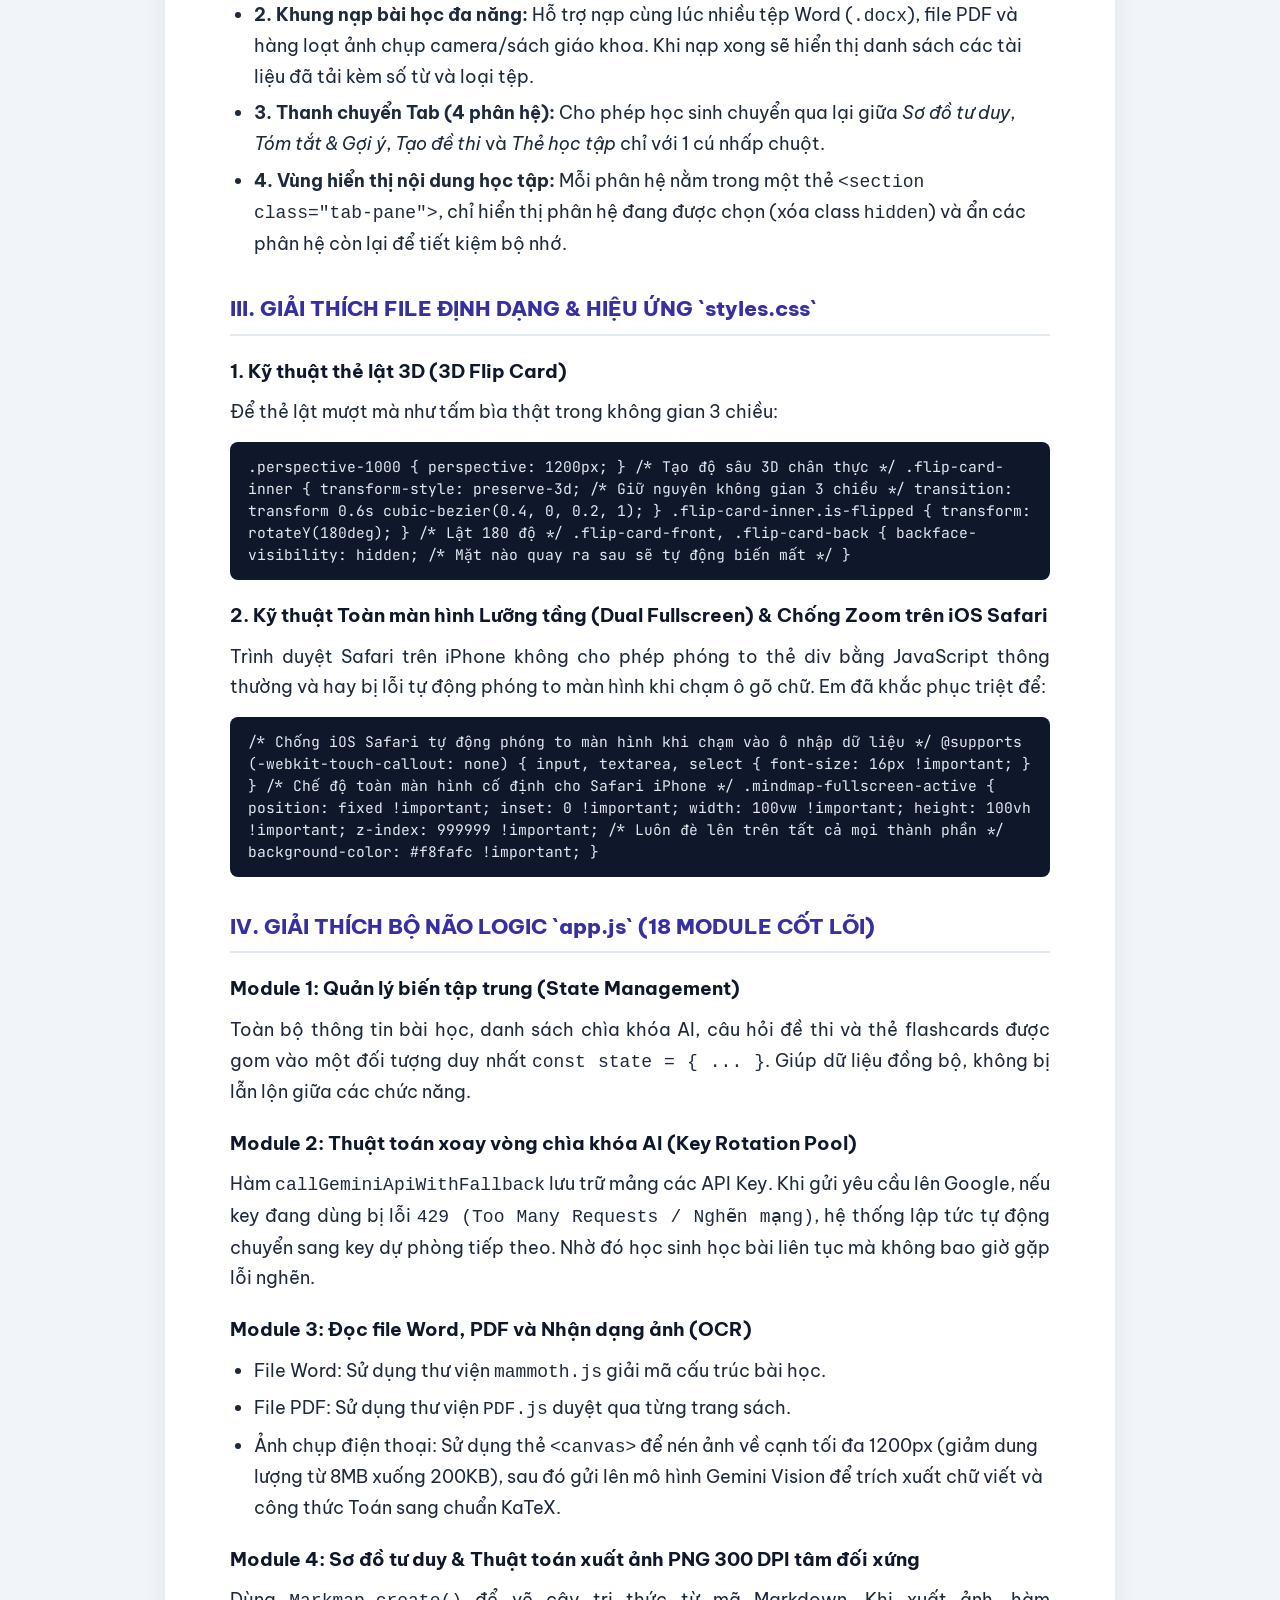
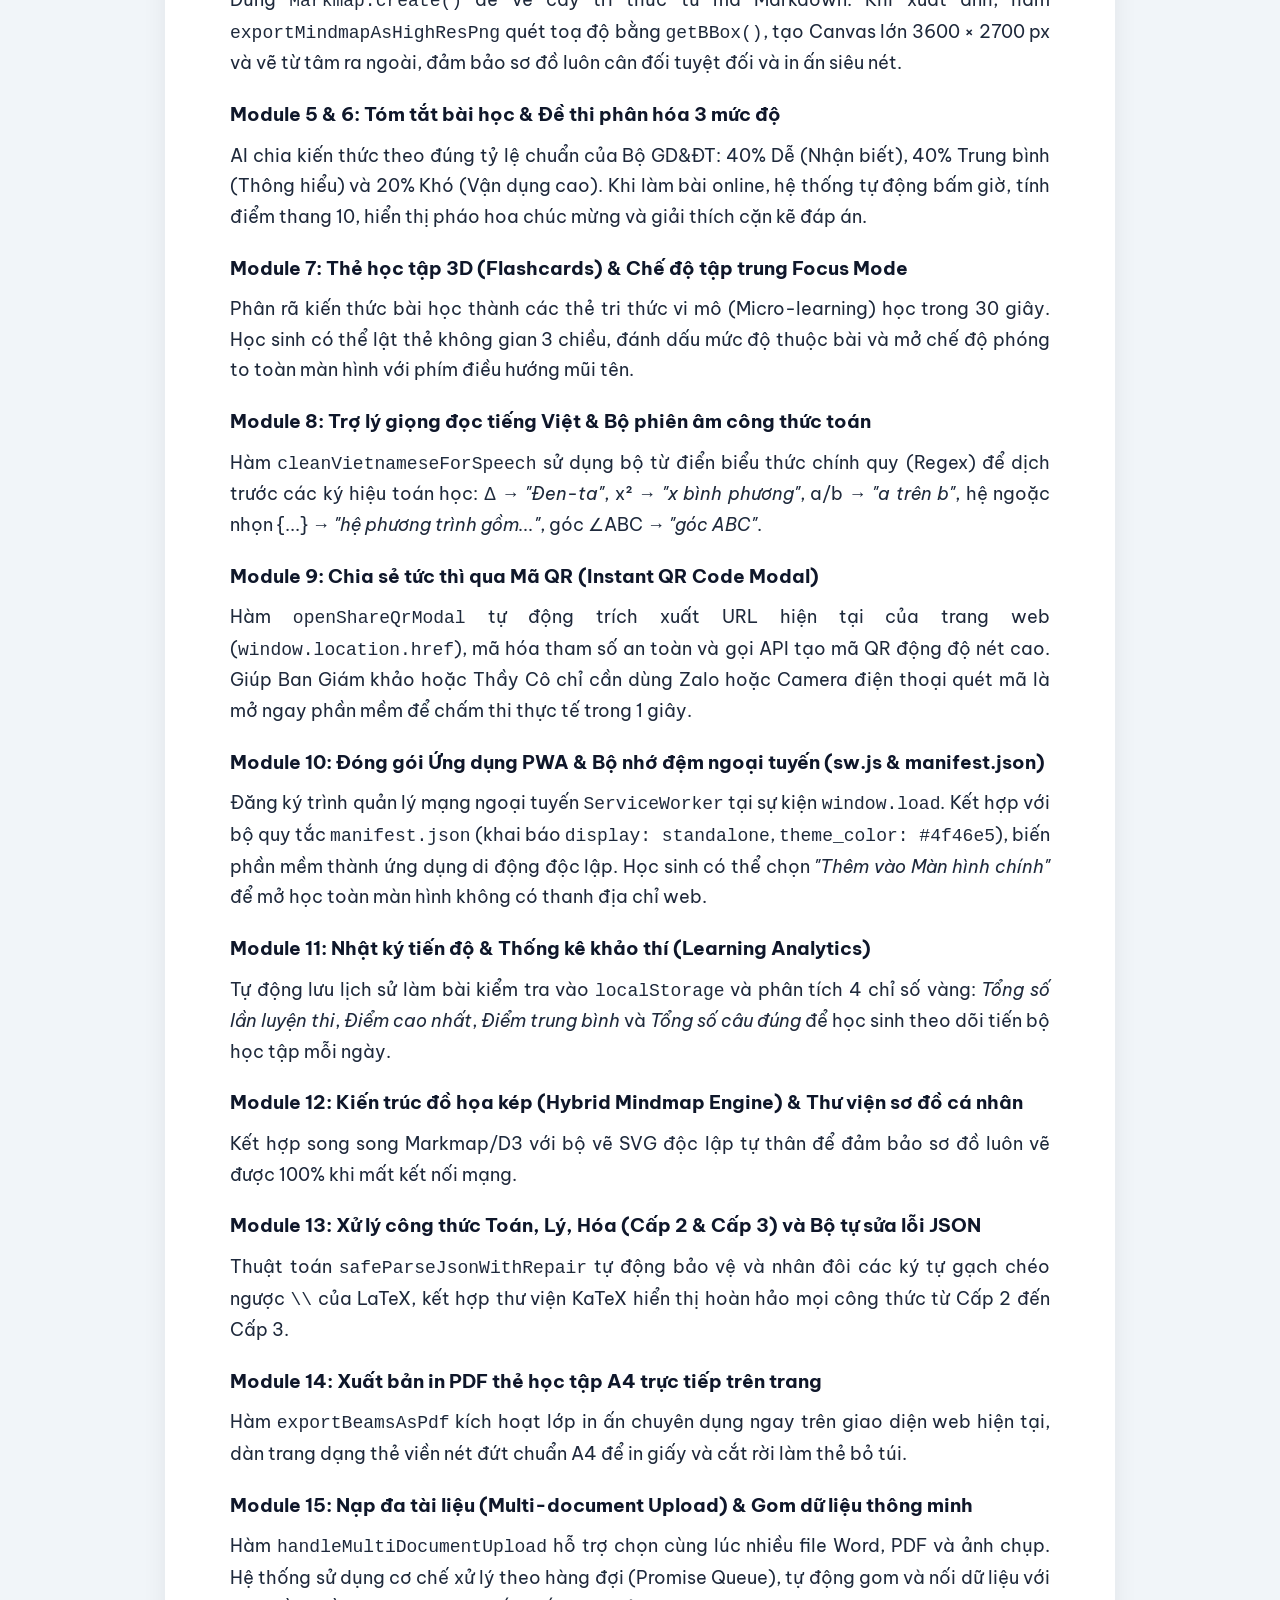
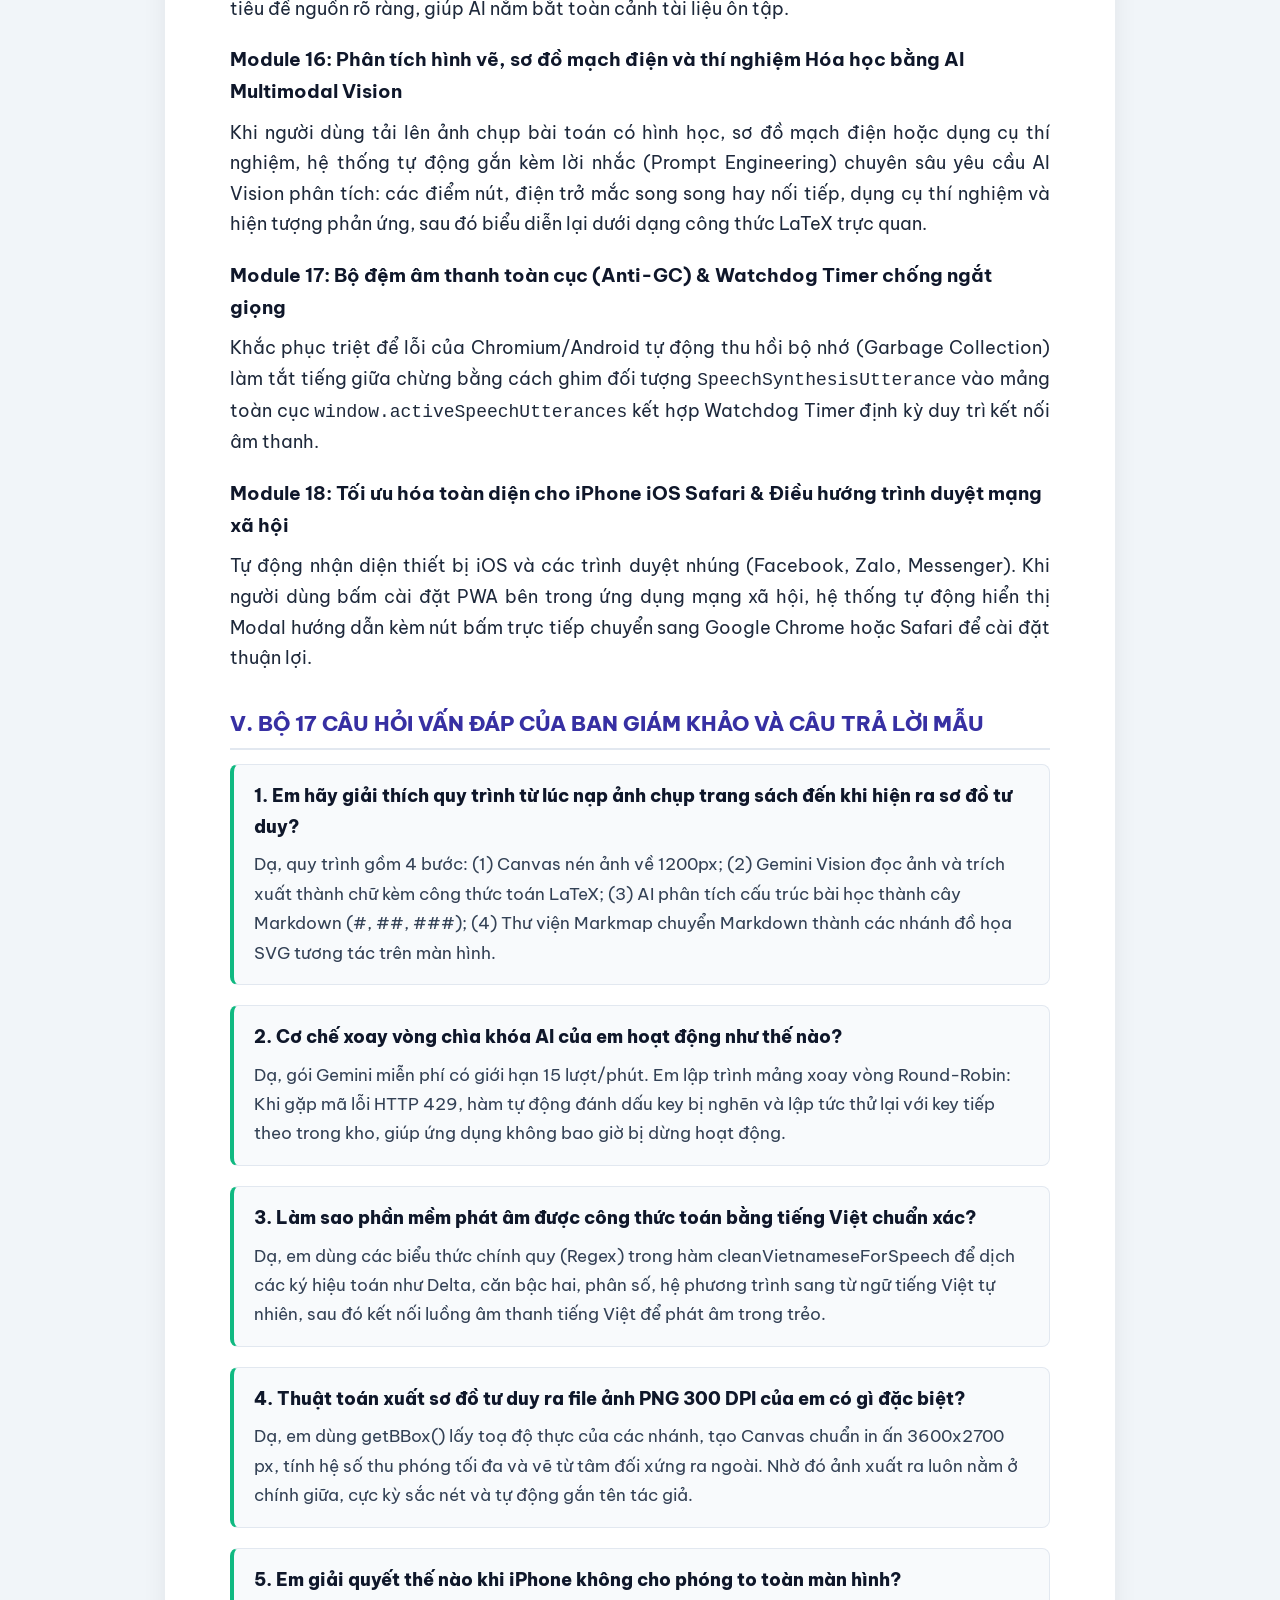
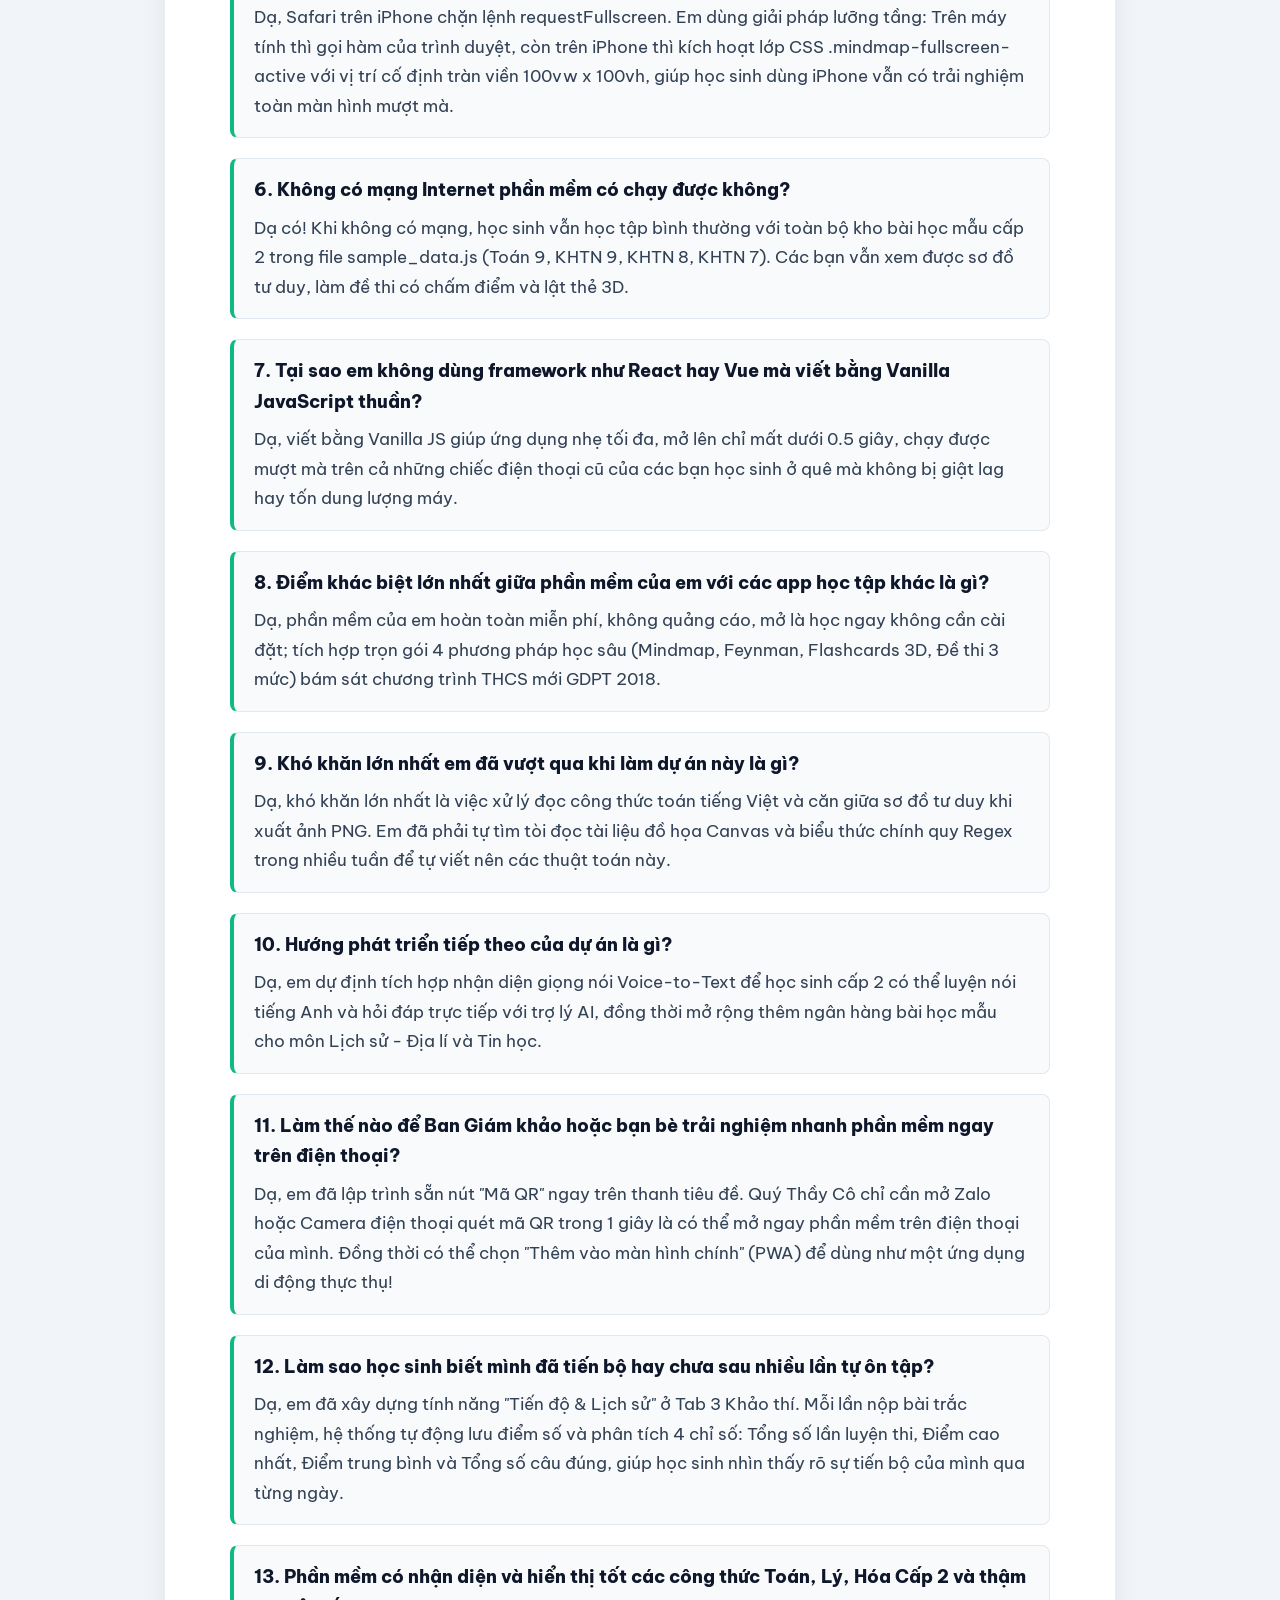
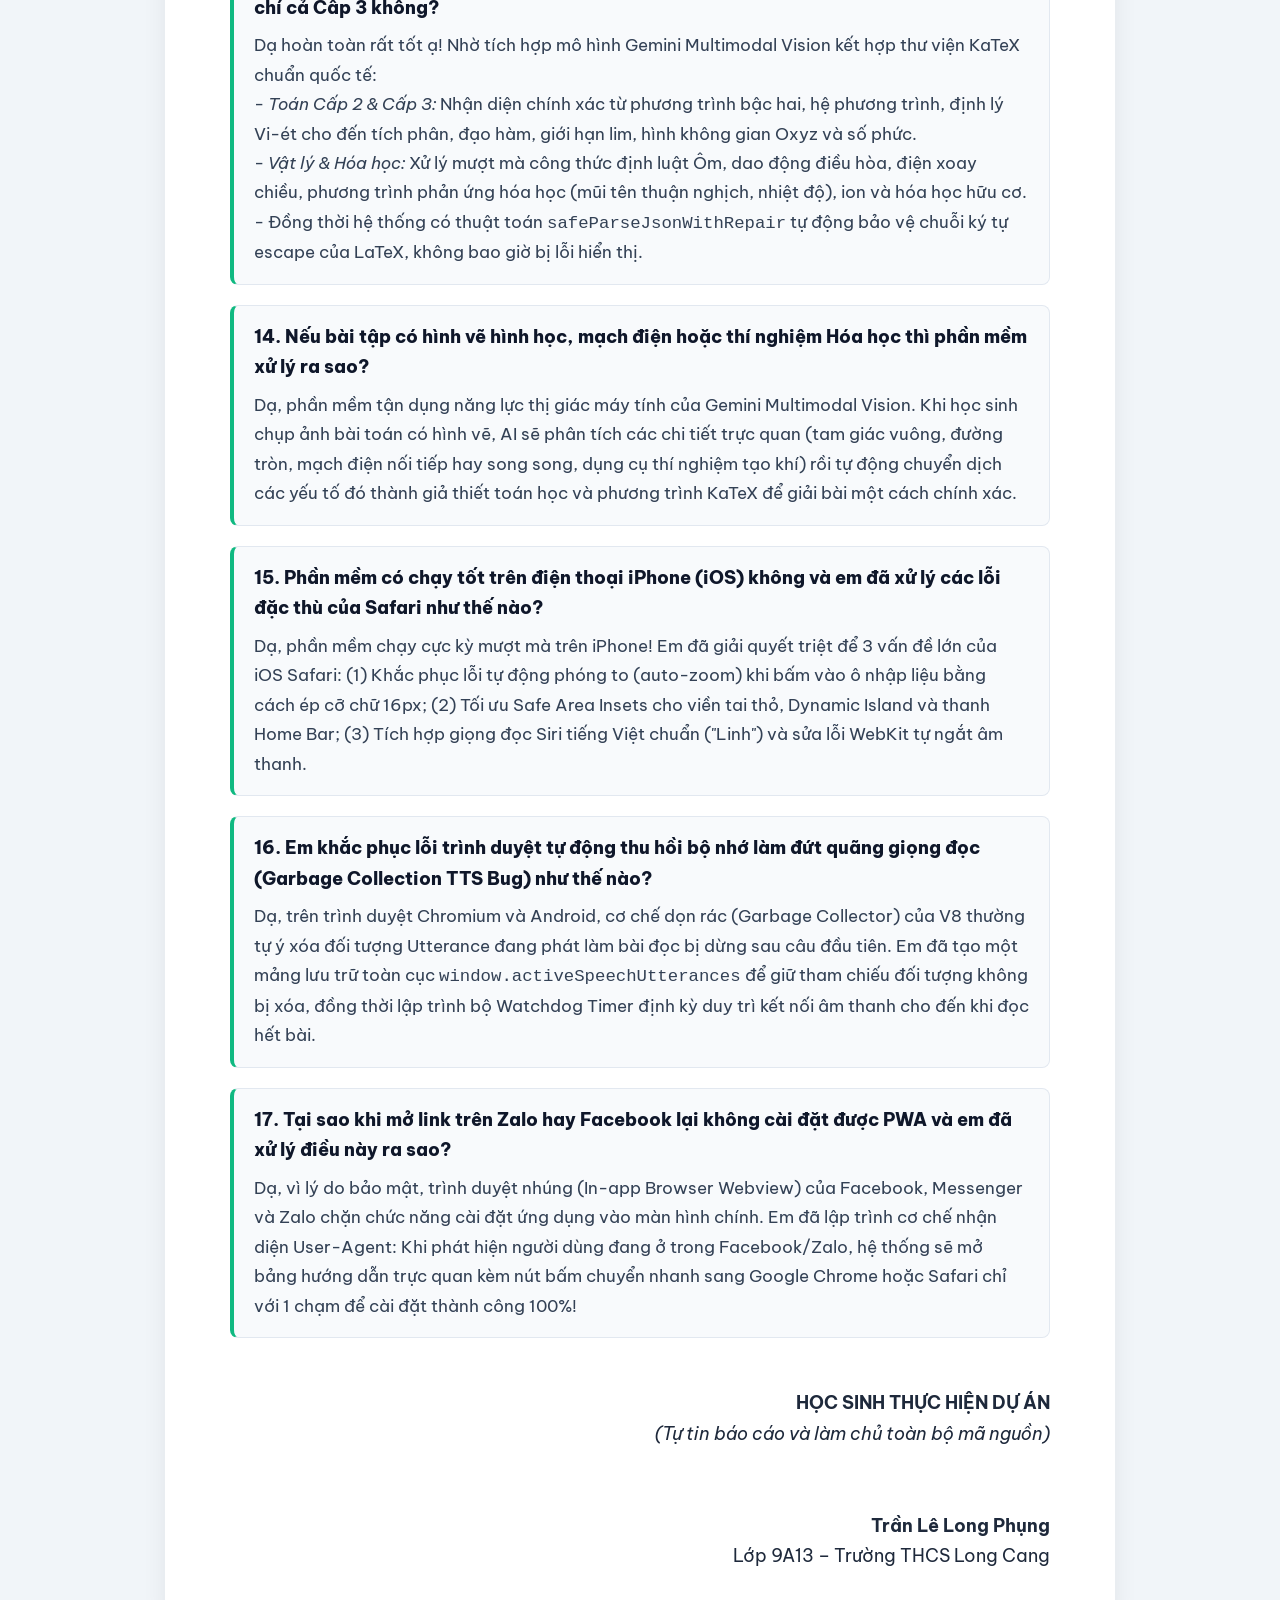
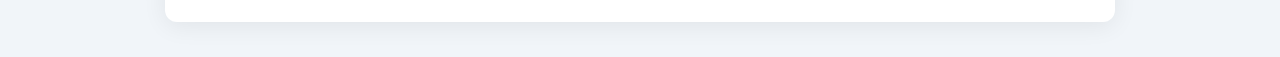
<file: Tai_Lieu_Bao_Cao_KHKT/2_Giai_Thich_Code_Va_Van_Dap/GIAI_THICH_TOAN_BO_CODE_SMARTEDU.html>
﻿<!DOCTYPE html>
<html lang="vi">
<head>
  <meta charset="UTF-8">
  <meta name="viewport" content="width=device-width, initial-scale=1.0">
  <title>Tài Liệu Toàn Tập Giải Thích Mã Nguồn SmartEdu THCS - KHKT Cấp Trường & Cấp Tỉnh</title>
  <style>
    @import url('https://fonts.googleapis.com/css2?family=Be+Vietnam+Pro:wght@300;400;500;600;700;800&family=JetBrains+Mono:wght@400;600&display=swap');

    :root {
      --primary: #3730a3;
      --accent: #4f46e5;
      --bg: #f8fafc;
      --text: #1e293b;
      --border: #e2e8f0;
    }

    * { box-sizing: border-box; margin: 0; padding: 0; }

    body {
      font-family: 'Be Vietnam Pro', sans-serif;
      color: var(--text);
      background-color: #f1f5f9;
      line-height: 1.7;
      font-size: 13.5pt;
    }

    .toolbar-container {
      position: sticky;
      top: 0;
      z-index: 999;
      background: rgba(255, 255, 255, 0.95);
      backdrop-filter: blur(8px);
      padding: 12px 24px;
      display: flex;
      justify-content: space-between;
      align-items: center;
      box-shadow: 0 2px 10px rgba(0,0,0,0.08);
      border-bottom: 1px solid var(--border);
    }

    .btn {
      padding: 8px 18px;
      font-size: 12.5pt;
      font-weight: 700;
      border-radius: 8px;
      border: none;
      cursor: pointer;
      display: inline-flex;
      align-items: center;
      gap: 8px;
      text-decoration: none;
      transition: all 0.2s ease;
    }

    .btn-pdf { background-color: #dc2626; color: white; }
    .btn-pdf:hover { background-color: #b91c1c; }

    .btn-word { background-color: #2563eb; color: white; }
    .btn-word:hover { background-color: #1d4ed8; }

    .paper {
      max-width: 950px;
      margin: 25px auto 60px auto;
      background: white;
      padding: 50px 65px;
      box-shadow: 0 4px 25px rgba(0,0,0,0.07);
      border-radius: 12px;
    }

    .header-box {
      text-align: center;
      border-bottom: 2px solid var(--border);
      padding-bottom: 20px;
      margin-bottom: 30px;
    }

    .main-title {
      font-size: 21pt;
      font-weight: 800;
      color: var(--primary);
      margin: 10px 0;
      text-transform: uppercase;
      line-height: 1.35;
    }

    .sub-title {
      font-size: 13pt;
      color: #475569;
      font-weight: 600;
    }

    .info-card {
      background: #f8fafc;
      border: 1px solid var(--border);
      border-left: 4px solid var(--accent);
      padding: 15px 20px;
      border-radius: 8px;
      margin-bottom: 30px;
      display: grid;
      grid-template-columns: 1fr 1fr;
      gap: 10px;
      font-size: 12.5pt;
    }

    h2 {
      font-size: 16pt;
      font-weight: 800;
      color: var(--primary);
      margin: 32px 0 14px 0;
      border-bottom: 2px solid var(--border);
      padding-bottom: 6px;
    }

    h3 {
      font-size: 14pt;
      font-weight: 700;
      color: #0f172a;
      margin: 20px 0 10px 0;
    }

    h4 {
      font-size: 13pt;
      font-weight: 700;
      color: #1e3a8a;
      margin: 16px 0 6px 0;
    }

    p { margin-bottom: 12px; text-align: justify; }

    ul, ol { margin-left: 24px; margin-bottom: 14px; }
    li { margin-bottom: 6px; }

    table {
      width: 100%;
      border-collapse: collapse;
      margin: 18px 0;
      font-size: 12pt;
    }

    th, td {
      border: 1px solid #cbd5e1;
      padding: 10px 14px;
      text-align: left;
    }

    th {
      background-color: #f1f5f9;
      font-weight: 700;
      color: #1e293b;
    }

    .code-box {
      background: #0f172a;
      color: #e2e8f0;
      padding: 14px 18px;
      border-radius: 8px;
      font-family: 'JetBrains Mono', Consolas, monospace;
      font-size: 11pt;
      overflow-x: auto;
      margin: 14px 0;
      line-height: 1.5;
    }

    .qa-box {
      background: #f8fafc;
      border: 1px solid #e2e8f0;
      border-left: 4px solid #10b981;
      border-radius: 8px;
      padding: 16px 20px;
      margin-bottom: 20px;
    }

    .qa-q {
      font-weight: 800;
      color: #0f172a;
      font-size: 13.5pt;
      margin-bottom: 8px;
    }

    .qa-a {
      color: #334155;
      font-size: 13pt;
    }

    @media print {
      body { background: white !important; font-size: 11.5pt; }
      .toolbar-container { display: none !important; }
      .paper { box-shadow: none !important; padding: 0 !important; margin: 0 !important; max-width: 100% !important; }
    }
  </style>
</head>
<body>

  <!-- Floating Toolbar -->
  <div class="toolbar-container no-print">
    <div style="font-weight: 700; font-size: 13pt; color: #334155;">
      📘 Cẩm Nang Toàn Tập Giải Thích Mã Nguồn & Vấn Đáp KHKT (Bản Mới Nhất 2026 - 2027)
    </div>
    <div style="display: flex; gap: 10px;">
      <button class="btn btn-pdf" onclick="window.print()">
        🖨️ In ấn / Xuất file PDF
      </button>
      <button class="btn btn-word" onclick="exportDoc()">
        📥 Tải về file Word (.doc)
      </button>
    </div>
  </div>

  <div class="paper" id="export-area">
    
    <div class="header-box">
      <div style="font-size: 11pt; font-weight: 700; color: #64748b; text-transform: uppercase;">
        Tài Liệu Ôn Tập & Báo Cáo Khoa Học Kỹ Thuật Dành Cho Học Sinh Trung Học (Năm học 2026 - 2027)
      </div>
      <h1 class="main-title">Giải Thích Toàn Tập Mã Nguồn<br>Phần Mềm SmartEdu THCS</h1>
      <div class="sub-title">Từ Cấu Trúc Giao Diện HTML5, Hiệu Ứng CSS3 Đến Bộ Não Logic JavaScript (app.js) & Bộ 17 Câu Hỏi Vấn Đáp Giám Khảo</div>
    </div>

    <div class="info-card">
      <div><strong>Tác giả:</strong> Trần Lê Long Phụng</div>
      <div><strong>Lớp:</strong> 9A13</div>
      <div><strong>Trường:</strong> THCS Long Cang</div>
      <div><strong>Lĩnh vực:</strong> Hệ thống phần mềm (Systems Software)</div>
      <div><strong>Địa chỉ Web trực tuyến:</strong> <a href="https://smartedu-thcs.vercel.app/" target="_blank">smartedu-thcs.vercel.app</a></div>
      <div><strong>Mã nguồn GitHub:</strong> <a href="https://github.com/longphungtranle-star/smartedu-thcs." target="_blank">longphungtranle-star/smartedu-thcs.</a></div>
    </div>

    <h2>I. TỔNG QUAN KIẾN TRÚC MÃ NGUỒN</h2>
    <p>
      Phần mềm <strong>SmartEdu THCS</strong> được xây dựng theo mô hình <em>Single Page Application (SPA - Ứng dụng một trang duy nhất)</em> chạy 100% tại trình duyệt máy khách (Client-side) mà không cần máy chủ trung gian phức tạp (Serverless), gồm 6 tệp tin chính:
    </p>
    <table>
      <thead>
        <tr>
          <th>Tên tệp</th>
          <th>Dung lượng</th>
          <th>Nhiệm vụ chính</th>
        </tr>
      </thead>
      <tbody>
        <tr>
          <td><strong>index.html</strong></td>
          <td>~66 KB</td>
          <td>Cấu trúc giao diện ngữ nghĩa, chia bố cục 4 tab học tập, thanh công cụ, modal hướng dẫn PWA và các cửa sổ chức năng.</td>
        </tr>
        <tr>
          <td><strong>styles.css</strong></td>
          <td>~9 KB</td>
          <td>Xử lý hoạt ảnh lật thẻ 3D, hiệu ứng toàn màn hình tràn viền (Dual Fullscreen), chống zoom trên iPhone Safari và bộ quy tắc in ấn chuẩn A4.</td>
        </tr>
        <tr>
          <td><strong>app.js</strong></td>
          <td>~135 KB</td>
          <td>Bộ não logic: Xoay vòng chìa khóa AI chống lỗi 429, nạp đa file Word/PDF/Ảnh, AI Vision phân tích mạch điện, Watchdog Timer TTS và xuất ảnh Canvas 300 DPI.</td>
        </tr>
        <tr>
          <td><strong>sample_data.js</strong></td>
          <td>~43 KB</td>
          <td>Kho dữ liệu mẫu chuẩn kiến thức Cấp 2 (Toán 9 hệ phương trình, KHTN 9 điện học...) dùng ngay khi mất mạng.</td>
        </tr>
        <tr>
          <td><strong>manifest.json</strong></td>
          <td>~1 KB</td>
          <td>Tệp định danh ứng dụng Web Cấp tiến (PWA), cho phép cài đặt "Thêm vào màn hình chính" trên cả Android và iOS.</td>
        </tr>
        <tr>
          <td><strong>sw.js (Service Worker)</strong></td>
          <td>~2 KB</td>
          <td>Điều phối bộ đệm ngoại tuyến (Cache API) và xử lý sự kiện nạp ứng dụng tức thì không cần kết nối mạng.</td>
        </tr>
      </tbody>
    </table>

    <h2>II. GIẢI THÍCH CHI TIẾT FILE GIAO DIỆN `index.html`</h2>
    <p>Giao diện được tổ chức khoa học theo 4 khu vực chính:</p>
    <ul>
      <li><strong>1. Thanh Header:</strong> Nằm cố định ở đầu trang, chứa Logo SmartEdu, huy hiệu Cấp 2, các nút chọn nhanh bài học mẫu (Toán 9, KHTN 9, KHTN 8, KHTN 7), nút cài đặt App di động và nút mở kho quản lý chìa khóa AI (có đèn xanh hiển thị số lượng key sẵn sàng).</li>
      <li><strong>2. Khung nạp bài học đa năng:</strong> Hỗ trợ nạp cùng lúc nhiều tệp Word (<code>.docx</code>), file PDF và hàng loạt ảnh chụp camera/sách giáo khoa. Khi nạp xong sẽ hiển thị danh sách các tài liệu đã tải kèm số từ và loại tệp.</li>
      <li><strong>3. Thanh chuyển Tab (4 phân hệ):</strong> Cho phép học sinh chuyển qua lại giữa <em>Sơ đồ tư duy</em>, <em>Tóm tắt & Gợi ý</em>, <em>Tạo đề thi</em> và <em>Thẻ học tập</em> chỉ với 1 cú nhấp chuột.</li>
      <li><strong>4. Vùng hiển thị nội dung học tập:</strong> Mỗi phân hệ nằm trong một thẻ <code>&lt;section class="tab-pane"&gt;</code>, chỉ hiển thị phân hệ đang được chọn (xóa class <code>hidden</code>) và ẩn các phân hệ còn lại để tiết kiệm bộ nhớ.</li>
    </ul>

    <h2>III. GIẢI THÍCH FILE ĐỊNH DẠNG & HIỆU ỨNG `styles.css`</h2>

    <h3>1. Kỹ thuật thẻ lật 3D (3D Flip Card)</h3>
    <p>Để thẻ lật mượt mà như tấm bìa thật trong không gian 3 chiều:</p>
    <div class="code-box">
.perspective-1000 { perspective: 1200px; } /* Tạo độ sâu 3D chân thực */
.flip-card-inner {
  transform-style: preserve-3d; /* Giữ nguyên không gian 3 chiều */
  transition: transform 0.6s cubic-bezier(0.4, 0, 0.2, 1);
}
.flip-card-inner.is-flipped { transform: rotateY(180deg); } /* Lật 180 độ */
.flip-card-front, .flip-card-back {
  backface-visibility: hidden; /* Mặt nào quay ra sau sẽ tự động biến mất */
}
    </div>

    <h3>2. Kỹ thuật Toàn màn hình Lưỡng tầng (Dual Fullscreen) & Chống Zoom trên iOS Safari</h3>
    <p>Trình duyệt Safari trên iPhone không cho phép phóng to thẻ div bằng JavaScript thông thường và hay bị lỗi tự động phóng to màn hình khi chạm ô gõ chữ. Em đã khắc phục triệt để:</p>
    <div class="code-box">
/* Chống iOS Safari tự động phóng to màn hình khi chạm vào ô nhập dữ liệu */
@supports (-webkit-touch-callout: none) {
  input, textarea, select {
    font-size: 16px !important;
  }
}

/* Chế độ toàn màn hình cố định cho Safari iPhone */
.mindmap-fullscreen-active {
  position: fixed !important;
  inset: 0 !important;
  width: 100vw !important;
  height: 100vh !important;
  z-index: 999999 !important; /* Luôn đè lên trên tất cả mọi thành phần */
  background-color: #f8fafc !important;
}
    </div>

    <h2>IV. GIẢI THÍCH BỘ NÃO LOGIC `app.js` (18 MODULE CỐT LÕI)</h2>

    <h3>Module 1: Quản lý biến tập trung (State Management)</h3>
    <p>Toàn bộ thông tin bài học, danh sách chìa khóa AI, câu hỏi đề thi và thẻ flashcards được gom vào một đối tượng duy nhất <code>const state = { ... }</code>. Giúp dữ liệu đồng bộ, không bị lẫn lộn giữa các chức năng.</p>

    <h3>Module 2: Thuật toán xoay vòng chìa khóa AI (Key Rotation Pool)</h3>
    <p>
      Hàm <code>callGeminiApiWithFallback</code> lưu trữ mảng các API Key. Khi gửi yêu cầu lên Google, nếu key đang dùng bị lỗi <code>429 (Too Many Requests / Nghẽn mạng)</code>, hệ thống lập tức tự động chuyển sang key dự phòng tiếp theo. Nhờ đó học sinh học bài liên tục mà không bao giờ gặp lỗi nghẽn.
    </p>

    <h3>Module 3: Đọc file Word, PDF và Nhận dạng ảnh (OCR)</h3>
    <ul>
      <li>File Word: Sử dụng thư viện <code>mammoth.js</code> giải mã cấu trúc bài học.</li>
      <li>File PDF: Sử dụng thư viện <code>PDF.js</code> duyệt qua từng trang sách.</li>
      <li>Ảnh chụp điện thoại: Sử dụng thẻ <code>&lt;canvas&gt;</code> để nén ảnh về cạnh tối đa 1200px (giảm dung lượng từ 8MB xuống 200KB), sau đó gửi lên mô hình Gemini Vision để trích xuất chữ viết và công thức Toán sang chuẩn KaTeX.</li>
    </ul>

    <h3>Module 4: Sơ đồ tư duy & Thuật toán xuất ảnh PNG 300 DPI tâm đối xứng</h3>
    <p>
      Dùng <code>Markmap.create()</code> để vẽ cây tri thức từ mã Markdown. Khi xuất ảnh, hàm <code>exportMindmapAsHighResPng</code> quét toạ độ bằng <code>getBBox()</code>, tạo Canvas lớn 3600 × 2700 px và vẽ từ tâm ra ngoài, đảm bảo sơ đồ luôn cân đối tuyệt đối và in ấn siêu nét.
    </p>

    <h3>Module 5 & 6: Tóm tắt bài học & Đề thi phân hóa 3 mức độ</h3>
    <p>
      AI chia kiến thức theo đúng tỷ lệ chuẩn của Bộ GD&ĐT: 40% Dễ (Nhận biết), 40% Trung bình (Thông hiểu) và 20% Khó (Vận dụng cao). Khi làm bài online, hệ thống tự động bấm giờ, tính điểm thang 10, hiển thị pháo hoa chúc mừng và giải thích cặn kẽ đáp án.
    </p>

    <h3>Module 7: Thẻ học tập 3D (Flashcards) & Chế độ tập trung Focus Mode</h3>
    <p>
      Phân rã kiến thức bài học thành các thẻ tri thức vi mô (Micro-learning) học trong 30 giây. Học sinh có thể lật thẻ không gian 3 chiều, đánh dấu mức độ thuộc bài và mở chế độ phóng to toàn màn hình với phím điều hướng mũi tên.
    </p>

    <h3>Module 8: Trợ lý giọng đọc tiếng Việt & Bộ phiên âm công thức toán</h3>
    <p>
      Hàm <code>cleanVietnameseForSpeech</code> sử dụng bộ từ điển biểu thức chính quy (Regex) để dịch trước các ký hiệu toán học: Δ → <em>"Đen-ta"</em>, x² → <em>"x bình phương"</em>, a/b → <em>"a trên b"</em>, hệ ngoặc nhọn {...} → <em>"hệ phương trình gồm..."</em>, góc ∠ABC → <em>"góc ABC"</em>.
    </p>

    <h3>Module 9: Chia sẻ tức thì qua Mã QR (Instant QR Code Modal)</h3>
    <p>
      Hàm <code>openShareQrModal</code> tự động trích xuất URL hiện tại của trang web (<code>window.location.href</code>), mã hóa tham số an toàn và gọi API tạo mã QR động độ nét cao. Giúp Ban Giám khảo hoặc Thầy Cô chỉ cần dùng Zalo hoặc Camera điện thoại quét mã là mở ngay phần mềm để chấm thi thực tế trong 1 giây.
    </p>

    <h3>Module 10: Đóng gói Ứng dụng PWA & Bộ nhớ đệm ngoại tuyến (sw.js & manifest.json)</h3>
    <p>
      Đăng ký trình quản lý mạng ngoại tuyến <code>ServiceWorker</code> tại sự kiện <code>window.load</code>. Kết hợp với bộ quy tắc <code>manifest.json</code> (khai báo <code>display: standalone</code>, <code>theme_color: #4f46e5</code>), biến phần mềm thành ứng dụng di động độc lập. Học sinh có thể chọn <em>"Thêm vào Màn hình chính"</em> để mở học toàn màn hình không có thanh địa chỉ web.
    </p>

    <h3>Module 11: Nhật ký tiến độ & Thống kê khảo thí (Learning Analytics)</h3>
    <p>
      Tự động lưu lịch sử làm bài kiểm tra vào <code>localStorage</code> và phân tích 4 chỉ số vàng: <em>Tổng số lần luyện thi</em>, <em>Điểm cao nhất</em>, <em>Điểm trung bình</em> và <em>Tổng số câu đúng</em> để học sinh theo dõi tiến bộ học tập mỗi ngày.
    </p>

    <h3>Module 12: Kiến trúc đồ họa kép (Hybrid Mindmap Engine) & Thư viện sơ đồ cá nhân</h3>
    <p>
      Kết hợp song song Markmap/D3 với bộ vẽ SVG độc lập tự thân để đảm bảo sơ đồ luôn vẽ được 100% khi mất kết nối mạng.
    </p>

    <h3>Module 13: Xử lý công thức Toán, Lý, Hóa (Cấp 2 & Cấp 3) và Bộ tự sửa lỗi JSON</h3>
    <p>
      Thuật toán <code>safeParseJsonWithRepair</code> tự động bảo vệ và nhân đôi các ký tự gạch chéo ngược <code>\\</code> của LaTeX, kết hợp thư viện KaTeX hiển thị hoàn hảo mọi công thức từ Cấp 2 đến Cấp 3.
    </p>

    <h3>Module 14: Xuất bản in PDF thẻ học tập A4 trực tiếp trên trang</h3>
    <p>
      Hàm <code>exportBeamsAsPdf</code> kích hoạt lớp in ấn chuyên dụng ngay trên giao diện web hiện tại, dàn trang dạng thẻ viền nét đứt chuẩn A4 để in giấy và cắt rời làm thẻ bỏ túi.
    </p>

    <h3>Module 15: Nạp đa tài liệu (Multi-document Upload) & Gom dữ liệu thông minh</h3>
    <p>
      Hàm <code>handleMultiDocumentUpload</code> hỗ trợ chọn cùng lúc nhiều file Word, PDF và ảnh chụp. Hệ thống sử dụng cơ chế xử lý theo hàng đợi (Promise Queue), tự động gom và nối dữ liệu với tiêu đề nguồn rõ ràng, giúp AI nắm bắt toàn cảnh tài liệu ôn tập.
    </p>

    <h3>Module 16: Phân tích hình vẽ, sơ đồ mạch điện và thí nghiệm Hóa học bằng AI Multimodal Vision</h3>
    <p>
      Khi người dùng tải lên ảnh chụp bài toán có hình học, sơ đồ mạch điện hoặc dụng cụ thí nghiệm, hệ thống tự động gắn kèm lời nhắc (Prompt Engineering) chuyên sâu yêu cầu AI Vision phân tích: các điểm nút, điện trở mắc song song hay nối tiếp, dụng cụ thí nghiệm và hiện tượng phản ứng, sau đó biểu diễn lại dưới dạng công thức LaTeX trực quan.
    </p>

    <h3>Module 17: Bộ đệm âm thanh toàn cục (Anti-GC) & Watchdog Timer chống ngắt giọng</h3>
    <p>
      Khắc phục triệt để lỗi của Chromium/Android tự động thu hồi bộ nhớ (Garbage Collection) làm tắt tiếng giữa chừng bằng cách ghim đối tượng <code>SpeechSynthesisUtterance</code> vào mảng toàn cục <code>window.activeSpeechUtterances</code> kết hợp Watchdog Timer định kỳ duy trì kết nối âm thanh.
    </p>

    <h3>Module 18: Tối ưu hóa toàn diện cho iPhone iOS Safari & Điều hướng trình duyệt mạng xã hội</h3>
    <p>
      Tự động nhận diện thiết bị iOS và các trình duyệt nhúng (Facebook, Zalo, Messenger). Khi người dùng bấm cài đặt PWA bên trong ứng dụng mạng xã hội, hệ thống tự động hiển thị Modal hướng dẫn kèm nút bấm trực tiếp chuyển sang Google Chrome hoặc Safari để cài đặt thuận lợi.
    </p>

    <h2>V. BỘ 17 CÂU HỎI VẤN ĐÁP CỦA BAN GIÁM KHẢO VÀ CÂU TRẢ LỜI MẪU</h2>

    <div class="qa-box">
      <div class="qa-q">1. Em hãy giải thích quy trình từ lúc nạp ảnh chụp trang sách đến khi hiện ra sơ đồ tư duy?</div>
      <div class="qa-a">Dạ, quy trình gồm 4 bước: (1) Canvas nén ảnh về 1200px; (2) Gemini Vision đọc ảnh và trích xuất thành chữ kèm công thức toán LaTeX; (3) AI phân tích cấu trúc bài học thành cây Markdown (#, ##, ###); (4) Thư viện Markmap chuyển Markdown thành các nhánh đồ họa SVG tương tác trên màn hình.</div>
    </div>

    <div class="qa-box">
      <div class="qa-q">2. Cơ chế xoay vòng chìa khóa AI của em hoạt động như thế nào?</div>
      <div class="qa-a">Dạ, gói Gemini miễn phí có giới hạn 15 lượt/phút. Em lập trình mảng xoay vòng Round-Robin: Khi gặp mã lỗi HTTP 429, hàm tự động đánh dấu key bị nghẽn và lập tức thử lại với key tiếp theo trong kho, giúp ứng dụng không bao giờ bị dừng hoạt động.</div>
    </div>

    <div class="qa-box">
      <div class="qa-q">3. Làm sao phần mềm phát âm được công thức toán bằng tiếng Việt chuẩn xác?</div>
      <div class="qa-a">Dạ, em dùng các biểu thức chính quy (Regex) trong hàm cleanVietnameseForSpeech để dịch các ký hiệu toán như Delta, căn bậc hai, phân số, hệ phương trình sang từ ngữ tiếng Việt tự nhiên, sau đó kết nối luồng âm thanh tiếng Việt để phát âm trong trẻo.</div>
    </div>

    <div class="qa-box">
      <div class="qa-q">4. Thuật toán xuất sơ đồ tư duy ra file ảnh PNG 300 DPI của em có gì đặc biệt?</div>
      <div class="qa-a">Dạ, em dùng getBBox() lấy toạ độ thực của các nhánh, tạo Canvas chuẩn in ấn 3600x2700 px, tính hệ số thu phóng tối đa và vẽ từ tâm đối xứng ra ngoài. Nhờ đó ảnh xuất ra luôn nằm ở chính giữa, cực kỳ sắc nét và tự động gắn tên tác giả.</div>
    </div>

    <div class="qa-box">
      <div class="qa-q">5. Em giải quyết thế nào khi iPhone không cho phóng to toàn màn hình?</div>
      <div class="qa-a">Dạ, Safari trên iPhone chặn lệnh requestFullscreen. Em dùng giải pháp lưỡng tầng: Trên máy tính thì gọi hàm của trình duyệt, còn trên iPhone thì kích hoạt lớp CSS .mindmap-fullscreen-active với vị trí cố định tràn viền 100vw x 100vh, giúp học sinh dùng iPhone vẫn có trải nghiệm toàn màn hình mượt mà.</div>
    </div>

    <div class="qa-box">
      <div class="qa-q">6. Không có mạng Internet phần mềm có chạy được không?</div>
      <div class="qa-a">Dạ có! Khi không có mạng, học sinh vẫn học tập bình thường với toàn bộ kho bài học mẫu cấp 2 trong file sample_data.js (Toán 9, KHTN 9, KHTN 8, KHTN 7). Các bạn vẫn xem được sơ đồ tư duy, làm đề thi có chấm điểm và lật thẻ 3D.</div>
    </div>

    <div class="qa-box">
      <div class="qa-q">7. Tại sao em không dùng framework như React hay Vue mà viết bằng Vanilla JavaScript thuần?</div>
      <div class="qa-a">Dạ, viết bằng Vanilla JS giúp ứng dụng nhẹ tối đa, mở lên chỉ mất dưới 0.5 giây, chạy được mượt mà trên cả những chiếc điện thoại cũ của các bạn học sinh ở quê mà không bị giật lag hay tốn dung lượng máy.</div>
    </div>

    <div class="qa-box">
      <div class="qa-q">8. Điểm khác biệt lớn nhất giữa phần mềm của em với các app học tập khác là gì?</div>
      <div class="qa-a">Dạ, phần mềm của em hoàn toàn miễn phí, không quảng cáo, mở là học ngay không cần cài đặt; tích hợp trọn gói 4 phương pháp học sâu (Mindmap, Feynman, Flashcards 3D, Đề thi 3 mức) bám sát chương trình THCS mới GDPT 2018.</div>
    </div>

    <div class="qa-box">
      <div class="qa-q">9. Khó khăn lớn nhất em đã vượt qua khi làm dự án này là gì?</div>
      <div class="qa-a">Dạ, khó khăn lớn nhất là việc xử lý đọc công thức toán tiếng Việt và căn giữa sơ đồ tư duy khi xuất ảnh PNG. Em đã phải tự tìm tòi đọc tài liệu đồ họa Canvas và biểu thức chính quy Regex trong nhiều tuần để tự viết nên các thuật toán này.</div>
    </div>

    <div class="qa-box">
      <div class="qa-q">10. Hướng phát triển tiếp theo của dự án là gì?</div>
      <div class="qa-a">Dạ, em dự định tích hợp nhận diện giọng nói Voice-to-Text để học sinh cấp 2 có thể luyện nói tiếng Anh và hỏi đáp trực tiếp với trợ lý AI, đồng thời mở rộng thêm ngân hàng bài học mẫu cho môn Lịch sử - Địa lí và Tin học.</div>
    </div>

    <div class="qa-box">
      <div class="qa-q">11. Làm thế nào để Ban Giám khảo hoặc bạn bè trải nghiệm nhanh phần mềm ngay trên điện thoại?</div>
      <div class="qa-a">Dạ, em đã lập trình sẵn nút "Mã QR" ngay trên thanh tiêu đề. Quý Thầy Cô chỉ cần mở Zalo hoặc Camera điện thoại quét mã QR trong 1 giây là có thể mở ngay phần mềm trên điện thoại của mình. Đồng thời có thể chọn "Thêm vào màn hình chính" (PWA) để dùng như một ứng dụng di động thực thụ!</div>
    </div>

    <div class="qa-box">
      <div class="qa-q">12. Làm sao học sinh biết mình đã tiến bộ hay chưa sau nhiều lần tự ôn tập?</div>
      <div class="qa-a">Dạ, em đã xây dựng tính năng "Tiến độ & Lịch sử" ở Tab 3 Khảo thí. Mỗi lần nộp bài trắc nghiệm, hệ thống tự động lưu điểm số và phân tích 4 chỉ số: Tổng số lần luyện thi, Điểm cao nhất, Điểm trung bình và Tổng số câu đúng, giúp học sinh nhìn thấy rõ sự tiến bộ của mình qua từng ngày.</div>
    </div>

    <div class="qa-box">
      <div class="qa-q">13. Phần mềm có nhận diện và hiển thị tốt các công thức Toán, Lý, Hóa Cấp 2 và thậm chí cả Cấp 3 không?</div>
      <div class="qa-a">Dạ hoàn toàn rất tốt ạ! Nhờ tích hợp mô hình Gemini Multimodal Vision kết hợp thư viện KaTeX chuẩn quốc tế:
        <br>- <em>Toán Cấp 2 & Cấp 3:</em> Nhận diện chính xác từ phương trình bậc hai, hệ phương trình, định lý Vi-ét cho đến tích phân, đạo hàm, giới hạn lim, hình không gian Oxyz và số phức.
        <br>- <em>Vật lý & Hóa học:</em> Xử lý mượt mà công thức định luật Ôm, dao động điều hòa, điện xoay chiều, phương trình phản ứng hóa học (mũi tên thuận nghịch, nhiệt độ), ion và hóa học hữu cơ.
        <br>- Đồng thời hệ thống có thuật toán <code>safeParseJsonWithRepair</code> tự động bảo vệ chuỗi ký tự escape của LaTeX, không bao giờ bị lỗi hiển thị.</div>
    </div>

    <div class="qa-box">
      <div class="qa-q">14. Nếu bài tập có hình vẽ hình học, mạch điện hoặc thí nghiệm Hóa học thì phần mềm xử lý ra sao?</div>
      <div class="qa-a">Dạ, phần mềm tận dụng năng lực thị giác máy tính của Gemini Multimodal Vision. Khi học sinh chụp ảnh bài toán có hình vẽ, AI sẽ phân tích các chi tiết trực quan (tam giác vuông, đường tròn, mạch điện nối tiếp hay song song, dụng cụ thí nghiệm tạo khí) rồi tự động chuyển dịch các yếu tố đó thành giả thiết toán học và phương trình KaTeX để giải bài một cách chính xác.</div>
    </div>

    <div class="qa-box">
      <div class="qa-q">15. Phần mềm có chạy tốt trên điện thoại iPhone (iOS) không và em đã xử lý các lỗi đặc thù của Safari như thế nào?</div>
      <div class="qa-a">Dạ, phần mềm chạy cực kỳ mượt mà trên iPhone! Em đã giải quyết triệt để 3 vấn đề lớn của iOS Safari: (1) Khắc phục lỗi tự động phóng to (auto-zoom) khi bấm vào ô nhập liệu bằng cách ép cỡ chữ 16px; (2) Tối ưu Safe Area Insets cho viền tai thỏ, Dynamic Island và thanh Home Bar; (3) Tích hợp giọng đọc Siri tiếng Việt chuẩn ("Linh") và sửa lỗi WebKit tự ngắt âm thanh.</div>
    </div>

    <div class="qa-box">
      <div class="qa-q">16. Em khắc phục lỗi trình duyệt tự động thu hồi bộ nhớ làm đứt quãng giọng đọc (Garbage Collection TTS Bug) như thế nào?</div>
      <div class="qa-a">Dạ, trên trình duyệt Chromium và Android, cơ chế dọn rác (Garbage Collector) của V8 thường tự ý xóa đối tượng Utterance đang phát làm bài đọc bị dừng sau câu đầu tiên. Em đã tạo một mảng lưu trữ toàn cục <code>window.activeSpeechUtterances</code> để giữ tham chiếu đối tượng không bị xóa, đồng thời lập trình bộ Watchdog Timer định kỳ duy trì kết nối âm thanh cho đến khi đọc hết bài.</div>
    </div>

    <div class="qa-box">
      <div class="qa-q">17. Tại sao khi mở link trên Zalo hay Facebook lại không cài đặt được PWA và em đã xử lý điều này ra sao?</div>
      <div class="qa-a">Dạ, vì lý do bảo mật, trình duyệt nhúng (In-app Browser Webview) của Facebook, Messenger và Zalo chặn chức năng cài đặt ứng dụng vào màn hình chính. Em đã lập trình cơ chế nhận diện User-Agent: Khi phát hiện người dùng đang ở trong Facebook/Zalo, hệ thống sẽ mở bảng hướng dẫn trực quan kèm nút bấm chuyển nhanh sang Google Chrome hoặc Safari chỉ với 1 chạm để cài đặt thành công 100%!</div>
    </div>

    <div style="margin-top: 50px; text-align: right;">
      <strong>HỌC SINH THỰC HIỆN DỰ ÁN</strong><br>
      <em>(Tự tin báo cáo và làm chủ toàn bộ mã nguồn)</em><br><br><br>
      <strong>Trần Lê Long Phụng</strong><br>
      Lớp 9A13 – Trường THCS Long Cang
    </div>

  </div>

  <script>
    function exportDoc() {
      const content = document.getElementById('export-area').innerHTML;
      const html = `
        <html xmlns:o='urn:schemas-microsoft-com:office:office' xmlns:w='urn:schemas-microsoft-com:office:word' xmlns='http://www.w3.org/TR/REC-html40'>
        <head>
          <meta charset='utf-8'>
          <title>Giai Thich Toan Bo Code SmartEdu THCS</title>
          <style>
            body { font-family: 'Times New Roman', serif; font-size: 13pt; line-height: 1.5; color: #000; }
            h1 { font-size: 18pt; text-align: center; color: #1e3a8a; }
            h2 { font-size: 15pt; color: #1e3a8a; border-bottom: 1px solid #94a3b8; padding-bottom: 4px; margin-top: 20px; }
            h3 { font-size: 13pt; color: #0f172a; margin-top: 14px; font-weight: bold; }
            table { width: 100%; border-collapse: collapse; margin: 15px 0; }
            th, td { border: 1px solid #000; padding: 8px; text-align: left; }
            th { background-color: #f1f5f9; }
            .info-card { border: 1px solid #cbd5e1; padding: 10px; background: #f8fafc; margin-bottom: 20px; }
            .code-box { background: #f1f5f9; border: 1px solid #cbd5e1; padding: 10px; font-family: Consolas, monospace; font-size: 11pt; }
            .qa-box { border: 1px solid #cbd5e1; padding: 12px; margin-bottom: 15px; background: #fdfdfe; }
            .qa-q { font-weight: bold; color: #1e3a8a; margin-bottom: 6px; }
          </style>
        </head>
        <body>
          ${content}
        </body>
        </html>
      `;

      const blob = new Blob(['\ufeff' + html], { type: 'application/msword' });
      const url = URL.createObjectURL(blob);
      const a = document.createElement('a');
      a.href = url;
      a.download = 'Giai_Thich_Toan_Bo_Code_SmartEdu_THCS.doc';
      document.body.appendChild(a);
      a.click();
      document.body.removeChild(a);
      URL.revokeObjectURL(url);
    }
  </script>
</body>
</html>
</file>
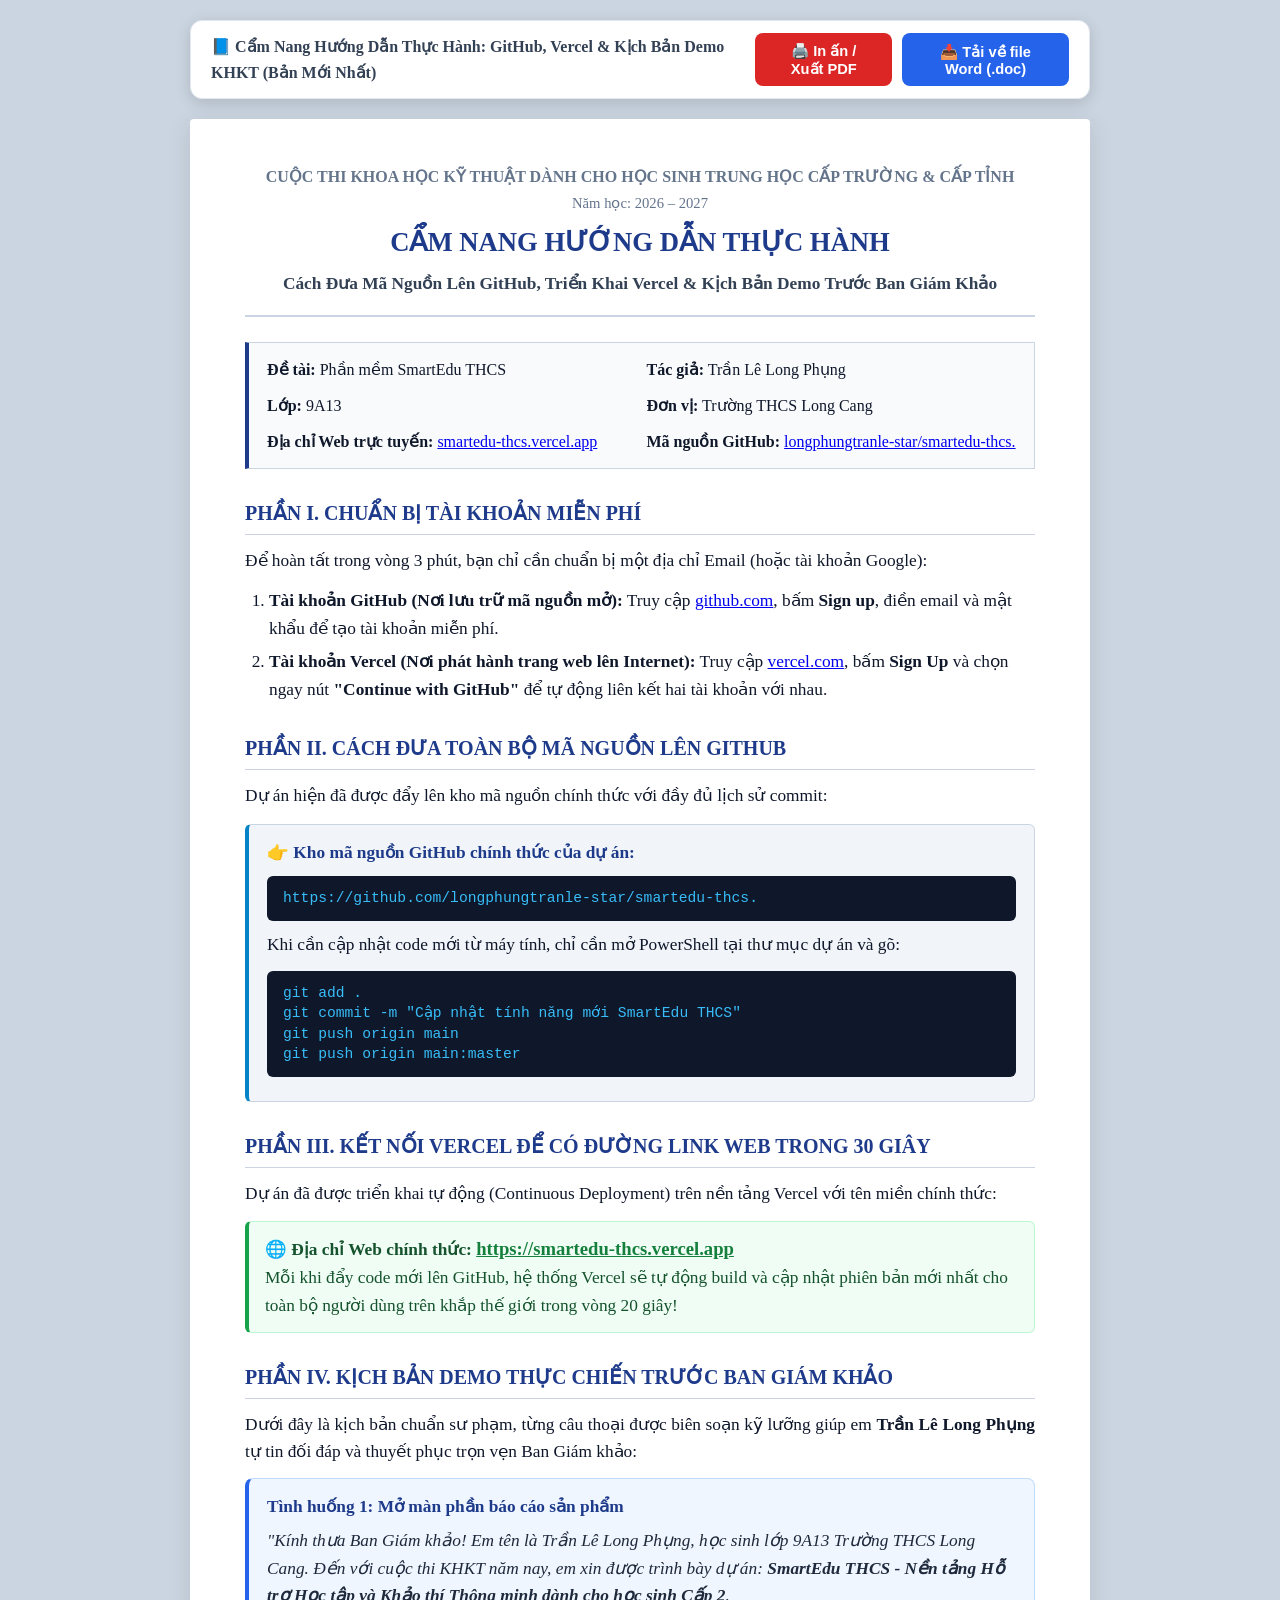
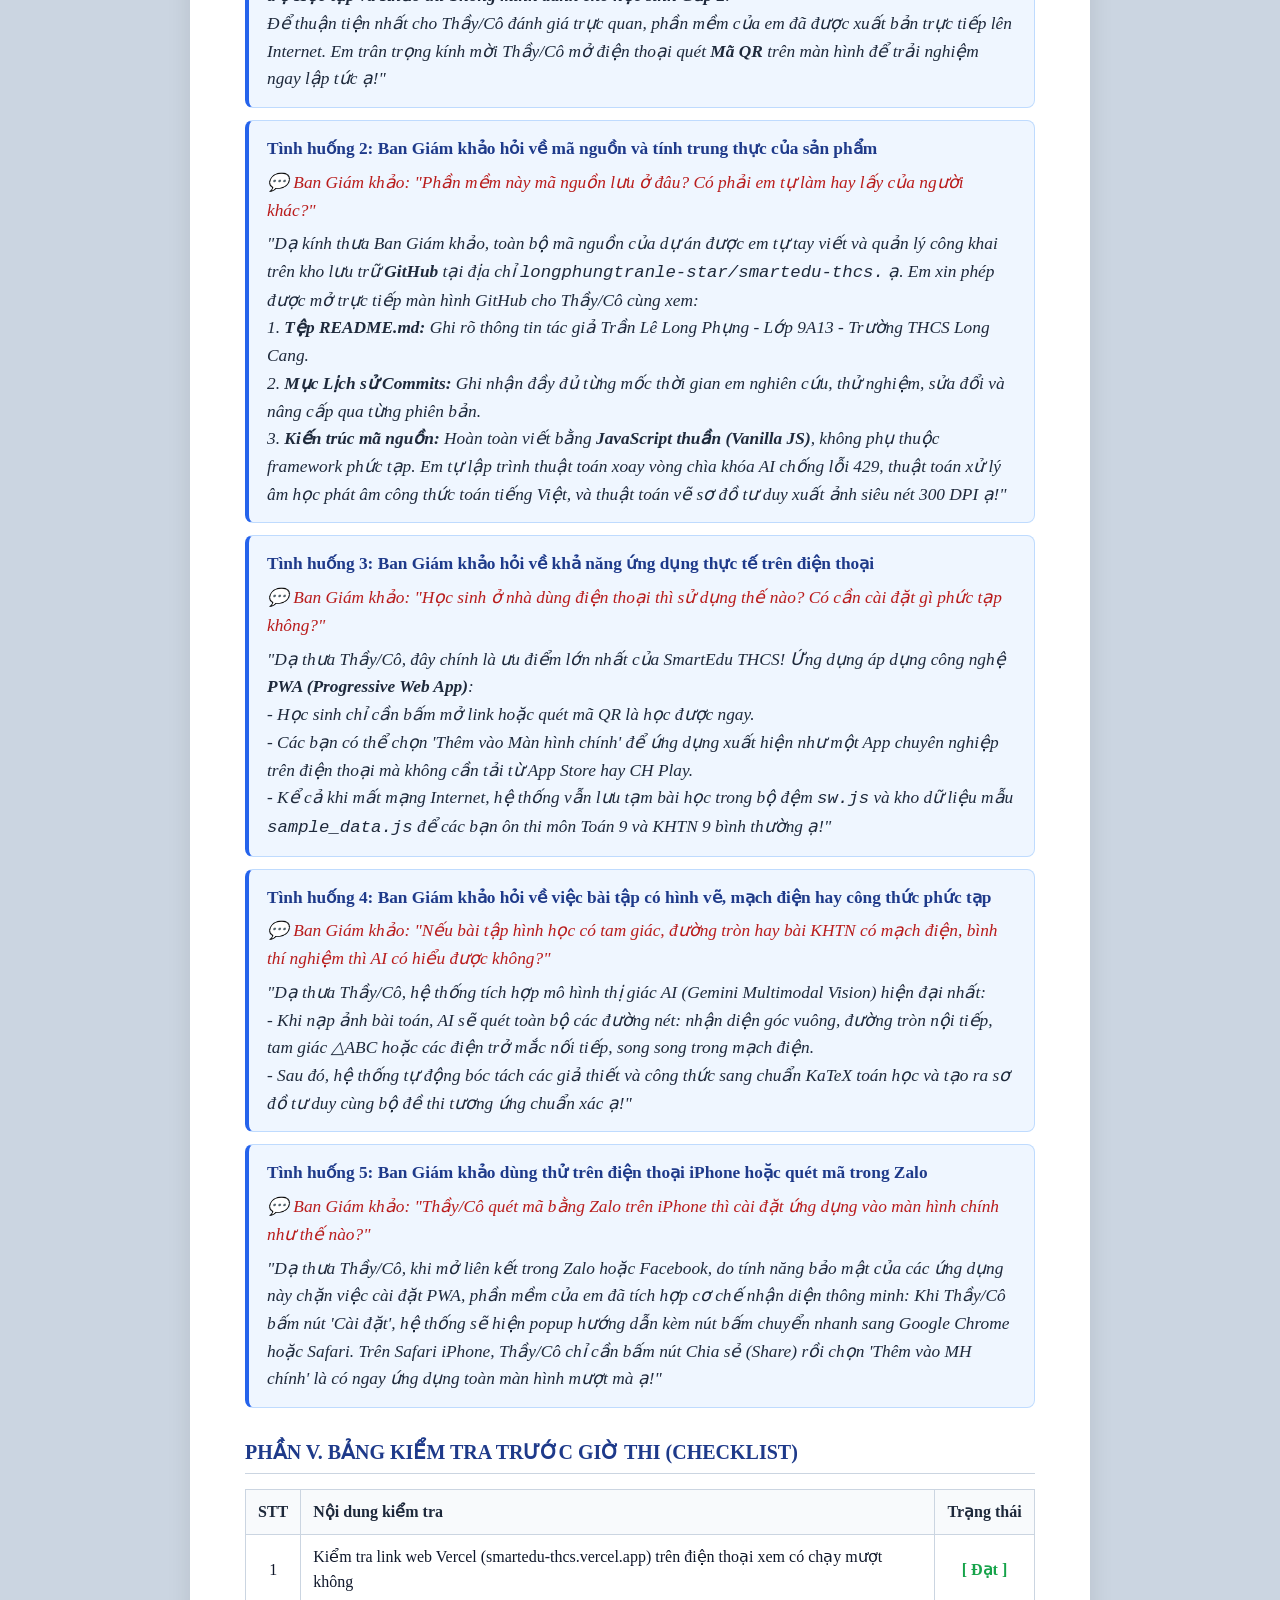
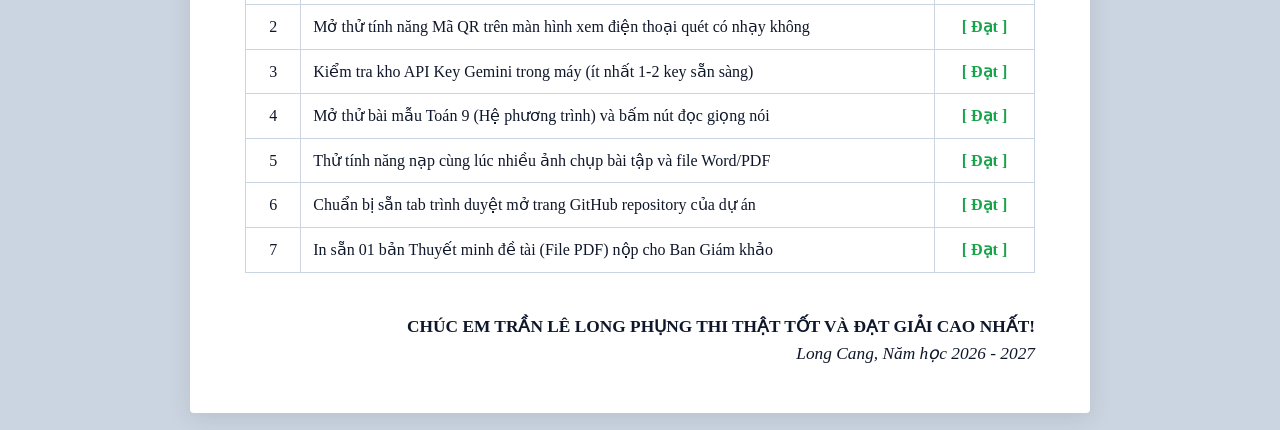
<file: Tai_Lieu_Bao_Cao_KHKT/3_Huong_Dan_GitHub_Vercel_Demo/HUONG_DAN_GITHUB_VERCEL_DEMO_KHKT.html>
﻿<!DOCTYPE html>
<html lang="vi">
<head>
  <meta charset="UTF-8">
  <title>Hướng Dẫn Đưa Lên GitHub, Vercel & Kịch Bản Demo KHKT - SmartEdu THCS</title>
  <style>
    :root {
      --primary: #1e3a8a;
      --secondary: #0284c7;
      --accent: #16a34a;
      --bg: #f8fafc;
      --text: #0f172a;
    }

    * {
      box-sizing: border-box;
      margin: 0;
      padding: 0;
    }

    body {
      font-family: 'Times New Roman', Times, serif;
      font-size: 13pt;
      line-height: 1.6;
      color: var(--text);
      background-color: #cbd5e1;
      padding: 20px;
    }

    .toolbar-container {
      position: sticky;
      top: 10px;
      z-index: 100;
      max-width: 900px;
      margin: 0 auto 20px auto;
      background: white;
      padding: 12px 20px;
      border-radius: 12px;
      box-shadow: 0 4px 15px rgba(0,0,0,0.15);
      display: flex;
      justify-content: space-between;
      align-items: center;
      border: 1px solid #e2e8f0;
    }

    .btn {
      padding: 9px 18px;
      border-radius: 8px;
      font-size: 11pt;
      font-weight: 700;
      cursor: pointer;
      border: none;
      transition: all 0.2s;
      display: inline-flex;
      align-items: center;
      gap: 8px;
    }

    .btn-pdf {
      background-color: #dc2626;
      color: white;
    }
    .btn-pdf:hover { background-color: #b91c1c; }

    .btn-word {
      background-color: #2563eb;
      color: white;
    }
    .btn-word:hover { background-color: #1d4ed8; }

    .paper {
      max-width: 900px;
      margin: 0 auto;
      background: white;
      padding: 45px 55px;
      box-shadow: 0 5px 25px rgba(0,0,0,0.1);
      border-radius: 4px;
    }

    .header-box {
      text-align: center;
      margin-bottom: 25px;
      padding-bottom: 18px;
      border-bottom: 2px solid #cbd5e1;
    }

    .super-title {
      font-size: 12pt;
      font-weight: 700;
      text-transform: uppercase;
      color: #64748b;
    }

    .main-title {
      font-size: 20pt;
      font-weight: 800;
      color: var(--primary);
      margin: 10px 0;
      text-transform: uppercase;
      line-height: 1.3;
    }

    .sub-title {
      font-size: 13pt;
      font-weight: 600;
      color: #334155;
    }

    .info-card {
      border: 1px solid #cbd5e1;
      padding: 14px 18px;
      background: #f8fafc;
      border-left: 4px solid var(--primary);
      margin-bottom: 24px;
      display: grid;
      grid-template-columns: 1fr 1fr;
      gap: 10px;
      font-size: 12pt;
    }

    h2 {
      font-size: 15pt;
      font-weight: 800;
      color: var(--primary);
      margin: 28px 0 12px 0;
      border-bottom: 1.5px solid #cbd5e1;
      padding-bottom: 5px;
    }

    h3 {
      font-size: 13pt;
      font-weight: 700;
      color: #0f172a;
      margin: 18px 0 8px 0;
    }

    p {
      margin-bottom: 12px;
      text-align: justify;
    }

    ol, ul {
      margin-left: 24px;
      margin-bottom: 14px;
    }

    li {
      margin-bottom: 6px;
    }

    .step-box {
      background: #f1f5f9;
      border: 1px solid #cbd5e1;
      border-left: 4px solid var(--secondary);
      padding: 14px 18px;
      border-radius: 6px;
      margin: 14px 0;
    }

    .step-title {
      font-weight: 800;
      color: var(--primary);
      margin-bottom: 6px;
      font-size: 13pt;
    }

    .code-box {
      background: #0f172a;
      color: #38bdf8;
      padding: 12px 16px;
      border-radius: 6px;
      font-family: Consolas, monospace;
      font-size: 11pt;
      overflow-x: auto;
      margin: 10px 0;
      white-space: pre-wrap;
      line-height: 1.4;
    }

    .tip-box {
      background: #f0fdf4;
      border: 1px solid #bbf7d0;
      border-left: 4px solid #16a34a;
      padding: 12px 16px;
      border-radius: 6px;
      margin: 14px 0;
      color: #14532d;
    }

    .dialogue-box {
      background: #eff6ff;
      border: 1px solid #bfdbfe;
      border-left: 4px solid #2563eb;
      padding: 14px 18px;
      border-radius: 8px;
      margin: 12px 0;
    }

    .dialogue-q {
      font-weight: 800;
      color: #1e3a8a;
      margin-bottom: 6px;
    }

    .dialogue-a {
      color: #1e293b;
      font-style: italic;
    }

    table {
      width: 100%;
      border-collapse: collapse;
      margin: 15px 0;
      font-size: 12pt;
    }

    th, td {
      border: 1px solid #cbd5e1;
      padding: 9px 12px;
      text-align: left;
    }

    th {
      background: #f8fafc;
      font-weight: 700;
      color: #1e293b;
    }

    @media print {
      body { background: white !important; font-size: 12pt; }
      .toolbar-container { display: none !important; }
      .paper { box-shadow: none !important; padding: 0 !important; margin: 0 !important; max-width: 100% !important; }
      .page-break { page-break-before: always; }
    }
  </style>
</head>
<body>

  <!-- Floating Toolbar -->
  <div class="toolbar-container no-print">
    <div style="font-weight: 700; font-size: 12pt; color: #334155;">
      📘 Cẩm Nang Hướng Dẫn Thực Hành: GitHub, Vercel & Kịch Bản Demo KHKT (Bản Mới Nhất)
    </div>
    <div style="display: flex; gap: 10px;">
      <button class="btn btn-pdf" onclick="window.print()">
        🖨️ In ấn / Xuất PDF
      </button>
      <button class="btn btn-word" onclick="exportDoc()">
        📥 Tải về file Word (.doc)
      </button>
    </div>
  </div>

  <div class="paper" id="export-area">
    
    <div class="header-box">
      <div class="super-title">Cuộc Thi Khoa Học Kỹ Thuật Dành Cho Học Sinh Trung Học Cấp Trường & Cấp Tỉnh</div>
      <div style="font-size: 11pt; color: #64748b; margin-top: 2px;">Năm học: 2026 – 2027</div>
      <h1 class="main-title">Cẩm Nang Hướng Dẫn Thực Hành</h1>
      <div class="sub-title">Cách Đưa Mã Nguồn Lên GitHub, Triển Khai Vercel & Kịch Bản Demo Trước Ban Giám Khảo</div>
    </div>

    <div class="info-card">
      <div><strong>Đề tài:</strong> Phần mềm SmartEdu THCS</div>
      <div><strong>Tác giả:</strong> Trần Lê Long Phụng</div>
      <div><strong>Lớp:</strong> 9A13</div>
      <div><strong>Đơn vị:</strong> Trường THCS Long Cang</div>
      <div><strong>Địa chỉ Web trực tuyến:</strong> <a href="https://smartedu-thcs.vercel.app/" target="_blank">smartedu-thcs.vercel.app</a></div>
      <div><strong>Mã nguồn GitHub:</strong> <a href="https://github.com/longphungtranle-star/smartedu-thcs." target="_blank">longphungtranle-star/smartedu-thcs.</a></div>
    </div>

    <h2>PHẦN I. CHUẨN BỊ TÀI KHOẢN MIỄN PHÍ</h2>
    <p>Để hoàn tất trong vòng 3 phút, bạn chỉ cần chuẩn bị một địa chỉ Email (hoặc tài khoản Google):</p>
    <ol>
      <li><strong>Tài khoản GitHub (Nơi lưu trữ mã nguồn mở):</strong> Truy cập <a href="https://github.com" target="_blank">github.com</a>, bấm <strong>Sign up</strong>, điền email và mật khẩu để tạo tài khoản miễn phí.</li>
      <li><strong>Tài khoản Vercel (Nơi phát hành trang web lên Internet):</strong> Truy cập <a href="https://vercel.com" target="_blank">vercel.com</a>, bấm <strong>Sign Up</strong> và chọn ngay nút <strong>"Continue with GitHub"</strong> để tự động liên kết hai tài khoản với nhau.</li>
    </ol>

    <h2>PHẦN II. CÁCH ĐƯA TOÀN BỘ MÃ NGUỒN LÊN GITHUB</h2>
    <p>Dự án hiện đã được đẩy lên kho mã nguồn chính thức với đầy đủ lịch sử commit:</p>

    <div class="step-box">
      <div class="step-title">👉 Kho mã nguồn GitHub chính thức của dự án:</div>
      <div class="code-box">https://github.com/longphungtranle-star/smartedu-thcs.</div>
      <p>Khi cần cập nhật code mới từ máy tính, chỉ cần mở PowerShell tại thư mục dự án và gõ:</p>
      <div class="code-box">git add .
git commit -m "Cập nhật tính năng mới SmartEdu THCS"
git push origin main
git push origin main:master</div>
    </div>

    <div class="page-break"></div>

    <h2>PHẦN III. KẾT NỐI VERCEL ĐỂ CÓ ĐƯỜNG LINK WEB TRONG 30 GIÂY</h2>
    <p>Dự án đã được triển khai tự động (Continuous Deployment) trên nền tảng Vercel với tên miền chính thức:</p>
    <div class="tip-box">
      <strong>🌐 Địa chỉ Web chính thức:</strong> <a href="https://smartedu-thcs.vercel.app" target="_blank" style="font-weight: bold; color: #15803d; font-size: 14pt;">https://smartedu-thcs.vercel.app</a>
      <br>Mỗi khi đẩy code mới lên GitHub, hệ thống Vercel sẽ tự động build và cập nhật phiên bản mới nhất cho toàn bộ người dùng trên khắp thế giới trong vòng 20 giây!
    </div>

    <h2>PHẦN IV. KỊCH BẢN DEMO THỰC CHIẾN TRƯỚC BAN GIÁM KHẢO</h2>
    <p>Dưới đây là kịch bản chuẩn sư phạm, từng câu thoại được biên soạn kỹ lưỡng giúp em <strong>Trần Lê Long Phụng</strong> tự tin đối đáp và thuyết phục trọn vẹn Ban Giám khảo:</p>

    <div class="dialogue-box">
      <div class="dialogue-q">Tình huống 1: Mở màn phần báo cáo sản phẩm</div>
      <div class="dialogue-a">
        "Kính thưa Ban Giám khảo! Em tên là Trần Lê Long Phụng, học sinh lớp 9A13 Trường THCS Long Cang. Đến với cuộc thi KHKT năm nay, em xin được trình bày dự án: <strong>SmartEdu THCS - Nền tảng Hỗ trợ Học tập và Khảo thí Thông minh dành cho học sinh Cấp 2</strong>.<br>
        Để thuận tiện nhất cho Thầy/Cô đánh giá trực quan, phần mềm của em đã được xuất bản trực tiếp lên Internet. Em trân trọng kính mời Thầy/Cô mở điện thoại quét <strong>Mã QR</strong> trên màn hình để trải nghiệm ngay lập tức ạ!"
      </div>
    </div>

    <div class="dialogue-box">
      <div class="dialogue-q">Tình huống 2: Ban Giám khảo hỏi về mã nguồn và tính trung thực của sản phẩm</div>
      <div class="dialogue-q" style="font-weight: normal; color: #b91c1c;"><em>💬 Ban Giám khảo: "Phần mềm này mã nguồn lưu ở đâu? Có phải em tự làm hay lấy của người khác?"</em></div>
      <div class="dialogue-a">
        "Dạ kính thưa Ban Giám khảo, toàn bộ mã nguồn của dự án được em tự tay viết và quản lý công khai trên kho lưu trữ <strong>GitHub</strong> tại địa chỉ <code>longphungtranle-star/smartedu-thcs.</code> ạ. Em xin phép được mở trực tiếp màn hình GitHub cho Thầy/Cô cùng xem:<br>
        1. <strong>Tệp README.md:</strong> Ghi rõ thông tin tác giả Trần Lê Long Phụng - Lớp 9A13 - Trường THCS Long Cang.<br>
        2. <strong>Mục Lịch sử Commits:</strong> Ghi nhận đầy đủ từng mốc thời gian em nghiên cứu, thử nghiệm, sửa đổi và nâng cấp qua từng phiên bản.<br>
        3. <strong>Kiến trúc mã nguồn:</strong> Hoàn toàn viết bằng <strong>JavaScript thuần (Vanilla JS)</strong>, không phụ thuộc framework phức tạp. Em tự lập trình thuật toán xoay vòng chìa khóa AI chống lỗi 429, thuật toán xử lý âm học phát âm công thức toán tiếng Việt, và thuật toán vẽ sơ đồ tư duy xuất ảnh siêu nét 300 DPI ạ!"
      </div>
    </div>

    <div class="dialogue-box">
      <div class="dialogue-q">Tình huống 3: Ban Giám khảo hỏi về khả năng ứng dụng thực tế trên điện thoại</div>
      <div class="dialogue-q" style="font-weight: normal; color: #b91c1c;"><em>💬 Ban Giám khảo: "Học sinh ở nhà dùng điện thoại thì sử dụng thế nào? Có cần cài đặt gì phức tạp không?"</em></div>
      <div class="dialogue-a">
        "Dạ thưa Thầy/Cô, đây chính là ưu điểm lớn nhất của SmartEdu THCS! Ứng dụng áp dụng công nghệ <strong>PWA (Progressive Web App)</strong>:<br>
        - Học sinh chỉ cần bấm mở link hoặc quét mã QR là học được ngay.<br>
        - Các bạn có thể chọn <em>'Thêm vào Màn hình chính'</em> để ứng dụng xuất hiện như một App chuyên nghiệp trên điện thoại mà không cần tải từ App Store hay CH Play.<br>
        - Kể cả khi mất mạng Internet, hệ thống vẫn lưu tạm bài học trong bộ đệm <code>sw.js</code> và kho dữ liệu mẫu <code>sample_data.js</code> để các bạn ôn thi môn Toán 9 và KHTN 9 bình thường ạ!"
      </div>
    </div>

    <div class="dialogue-box">
      <div class="dialogue-q">Tình huống 4: Ban Giám khảo hỏi về việc bài tập có hình vẽ, mạch điện hay công thức phức tạp</div>
      <div class="dialogue-q" style="font-weight: normal; color: #b91c1c;"><em>💬 Ban Giám khảo: "Nếu bài tập hình học có tam giác, đường tròn hay bài KHTN có mạch điện, bình thí nghiệm thì AI có hiểu được không?"</em></div>
      <div class="dialogue-a">
        "Dạ thưa Thầy/Cô, hệ thống tích hợp mô hình thị giác AI (Gemini Multimodal Vision) hiện đại nhất:<br>
        - Khi nạp ảnh bài toán, AI sẽ quét toàn bộ các đường nét: nhận diện góc vuông, đường tròn nội tiếp, tam giác △ABC hoặc các điện trở mắc nối tiếp, song song trong mạch điện.<br>
        - Sau đó, hệ thống tự động bóc tách các giả thiết và công thức sang chuẩn KaTeX toán học và tạo ra sơ đồ tư duy cùng bộ đề thi tương ứng chuẩn xác ạ!"
      </div>
    </div>

    <div class="dialogue-box">
      <div class="dialogue-q">Tình huống 5: Ban Giám khảo dùng thử trên điện thoại iPhone hoặc quét mã trong Zalo</div>
      <div class="dialogue-q" style="font-weight: normal; color: #b91c1c;"><em>💬 Ban Giám khảo: "Thầy/Cô quét mã bằng Zalo trên iPhone thì cài đặt ứng dụng vào màn hình chính như thế nào?"</em></div>
      <div class="dialogue-a">
        "Dạ thưa Thầy/Cô, khi mở liên kết trong Zalo hoặc Facebook, do tính năng bảo mật của các ứng dụng này chặn việc cài đặt PWA, phần mềm của em đã tích hợp cơ chế nhận diện thông minh: Khi Thầy/Cô bấm nút 'Cài đặt', hệ thống sẽ hiện popup hướng dẫn kèm nút bấm chuyển nhanh sang Google Chrome hoặc Safari. Trên Safari iPhone, Thầy/Cô chỉ cần bấm nút Chia sẻ (Share) rồi chọn 'Thêm vào MH chính' là có ngay ứng dụng toàn màn hình mượt mà ạ!"
      </div>
    </div>

    <h2>PHẦN V. BẢNG KIỂM TRA TRƯỚC GIỜ THI (CHECKLIST)</h2>
    <table>
      <thead>
        <tr>
          <th style="width: 40px; text-align: center;">STT</th>
          <th>Nội dung kiểm tra</th>
          <th style="width: 100px; text-align: center;">Trạng thái</th>
        </tr>
      </thead>
      <tbody>
        <tr>
          <td style="text-align: center;">1</td>
          <td>Kiểm tra link web Vercel (smartedu-thcs.vercel.app) trên điện thoại xem có chạy mượt không</td>
          <td style="text-align: center; color: #16a34a; font-weight: bold;">[ Đạt ]</td>
        </tr>
        <tr>
          <td style="text-align: center;">2</td>
          <td>Mở thử tính năng Mã QR trên màn hình xem điện thoại quét có nhạy không</td>
          <td style="text-align: center; color: #16a34a; font-weight: bold;">[ Đạt ]</td>
        </tr>
        <tr>
          <td style="text-align: center;">3</td>
          <td>Kiểm tra kho API Key Gemini trong máy (ít nhất 1-2 key sẵn sàng)</td>
          <td style="text-align: center; color: #16a34a; font-weight: bold;">[ Đạt ]</td>
        </tr>
        <tr>
          <td style="text-align: center;">4</td>
          <td>Mở thử bài mẫu Toán 9 (Hệ phương trình) và bấm nút đọc giọng nói</td>
          <td style="text-align: center; color: #16a34a; font-weight: bold;">[ Đạt ]</td>
        </tr>
        <tr>
          <td style="text-align: center;">5</td>
          <td>Thử tính năng nạp cùng lúc nhiều ảnh chụp bài tập và file Word/PDF</td>
          <td style="text-align: center; color: #16a34a; font-weight: bold;">[ Đạt ]</td>
        </tr>
        <tr>
          <td style="text-align: center;">6</td>
          <td>Chuẩn bị sẵn tab trình duyệt mở trang GitHub repository của dự án</td>
          <td style="text-align: center; color: #16a34a; font-weight: bold;">[ Đạt ]</td>
        </tr>
        <tr>
          <td style="text-align: center;">7</td>
          <td>In sẵn 01 bản Thuyết minh đề tài (File PDF) nộp cho Ban Giám khảo</td>
          <td style="text-align: center; color: #16a34a; font-weight: bold;">[ Đạt ]</td>
        </tr>
      </tbody>
    </table>

    <div style="margin-top: 40px; text-align: right;">
      <strong>CHÚC EM TRẦN LÊ LONG PHỤNG THI THẬT TỐT VÀ ĐẠT GIẢI CAO NHẤT!</strong><br>
      <em>Long Cang, Năm học 2026 - 2027</em>
    </div>

  </div>

  <script>
    function exportDoc() {
      const content = document.getElementById('export-area').innerHTML;
      const html = `
        <html xmlns:o='urn:schemas-microsoft-com:office:office' xmlns:w='urn:schemas-microsoft-com:office:word' xmlns='http://www.w3.org/TR/REC-html40'>
        <head>
          <meta charset='utf-8'>
          <title>Huong Dan GitHub Vercel Demo KHKT</title>
          <style>
            body { font-family: 'Times New Roman', serif; font-size: 13pt; line-height: 1.5; color: #000; }
            h1 { font-size: 18pt; text-align: center; color: #1e3a8a; }
            h2 { font-size: 15pt; color: #1e3a8a; border-bottom: 1px solid #94a3b8; padding-bottom: 4px; margin-top: 20px; }
            h3 { font-size: 13pt; color: #0f172a; margin-top: 14px; }
            table { width: 100%; border-collapse: collapse; margin: 15px 0; }
            th, td { border: 1px solid #000; padding: 8px; text-align: left; }
            th { background-color: #f1f5f9; }
            .info-card { border: 1px solid #cbd5e1; padding: 10px; background: #f8fafc; margin-bottom: 20px; }
            .step-box { border-left: 3px solid #0284c7; background: #f0f9ff; padding: 10px; margin: 15px 0; }
            .tip-box { border-left: 3px solid #16a34a; background: #f0fdf4; padding: 10px; margin: 15px 0; }
            .dialogue-box { border-left: 3px solid #2563eb; background: #eff6ff; padding: 10px; margin: 15px 0; }
            .code-box { background: #f1f5f9; border: 1px solid #cbd5e1; padding: 10px; font-family: Consolas, monospace; }
          </style>
        </head>
        <body>
          ${content}
        </body>
        </html>
      `;

      const blob = new Blob(['\ufeff' + html], { type: 'application/msword' });
      const url = URL.createObjectURL(blob);
      const a = document.createElement('a');
      a.href = url;
      a.download = 'Huong_Dan_GitHub_Va_Vercel_SmartEdu_THCS.doc';
      document.body.appendChild(a);
      a.click();
      document.body.removeChild(a);
      URL.revokeObjectURL(url);
    }
  </script>
</body>
</html>
</file>
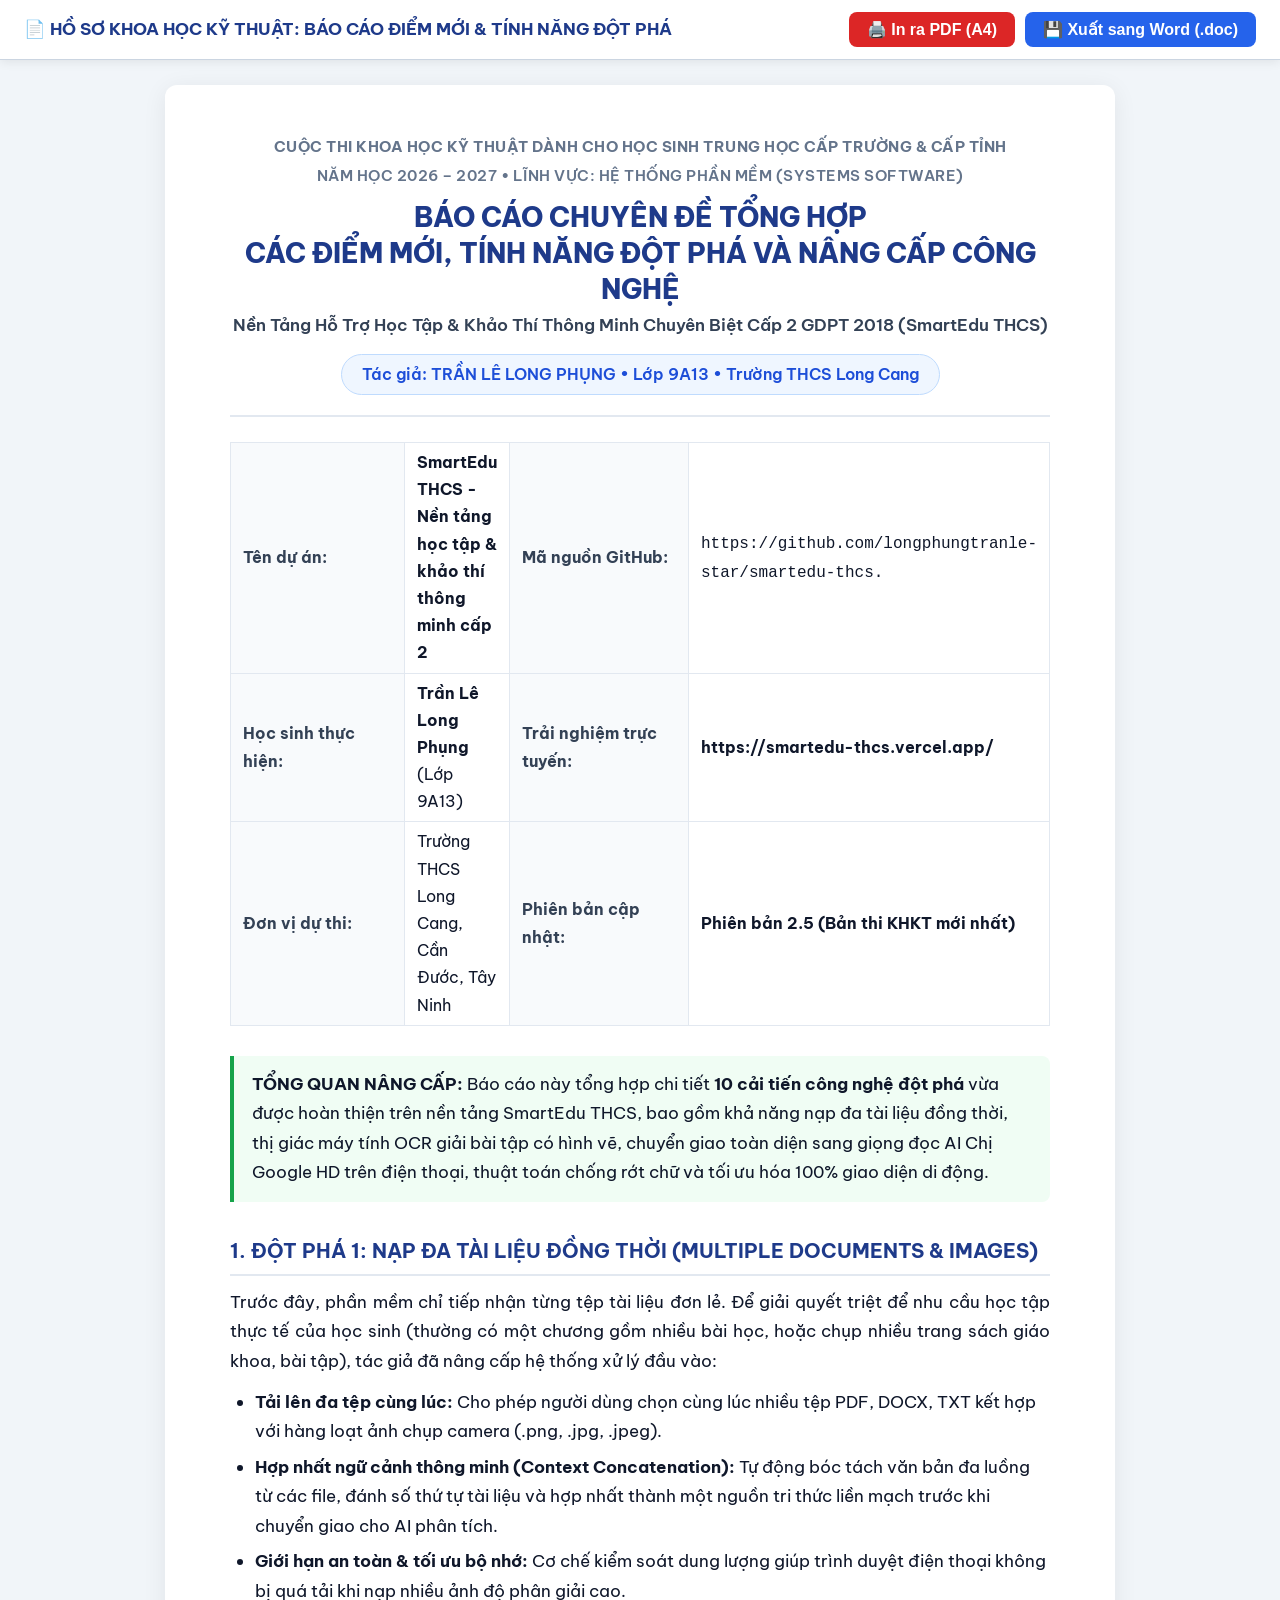
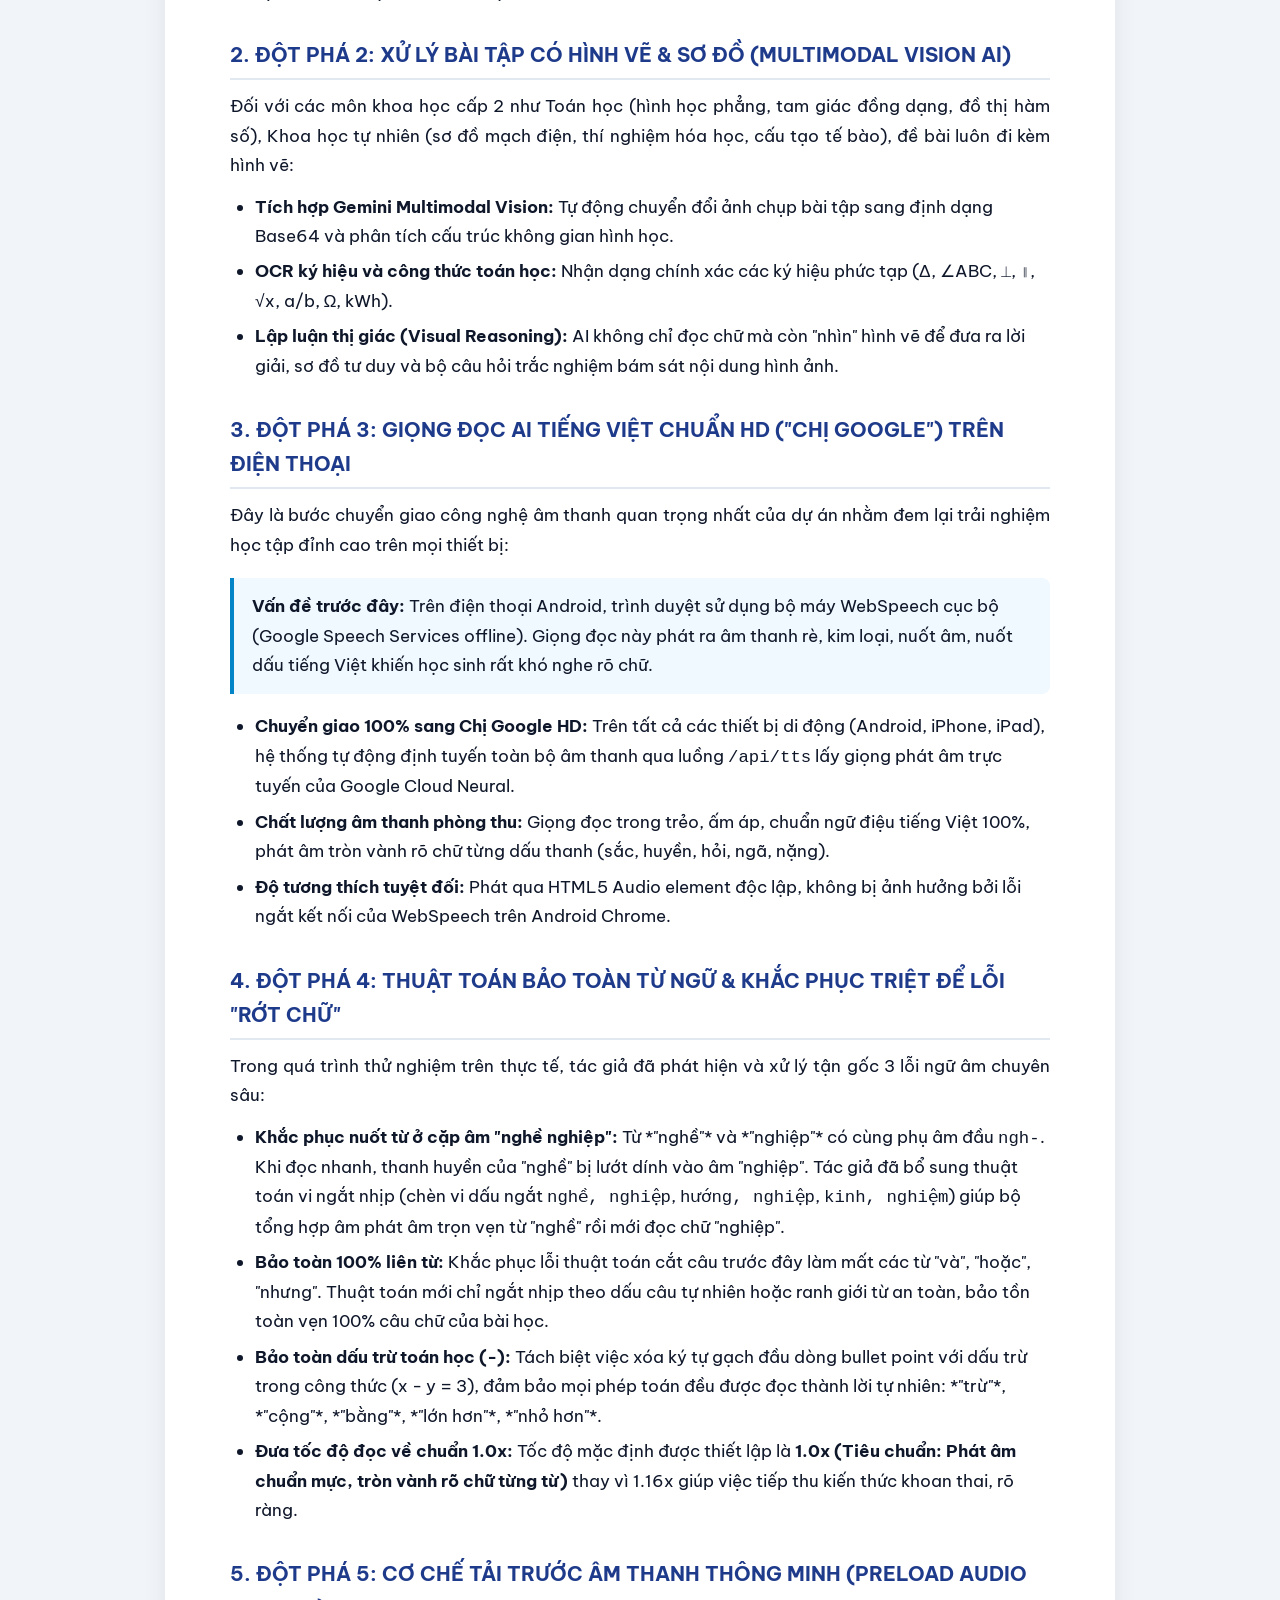
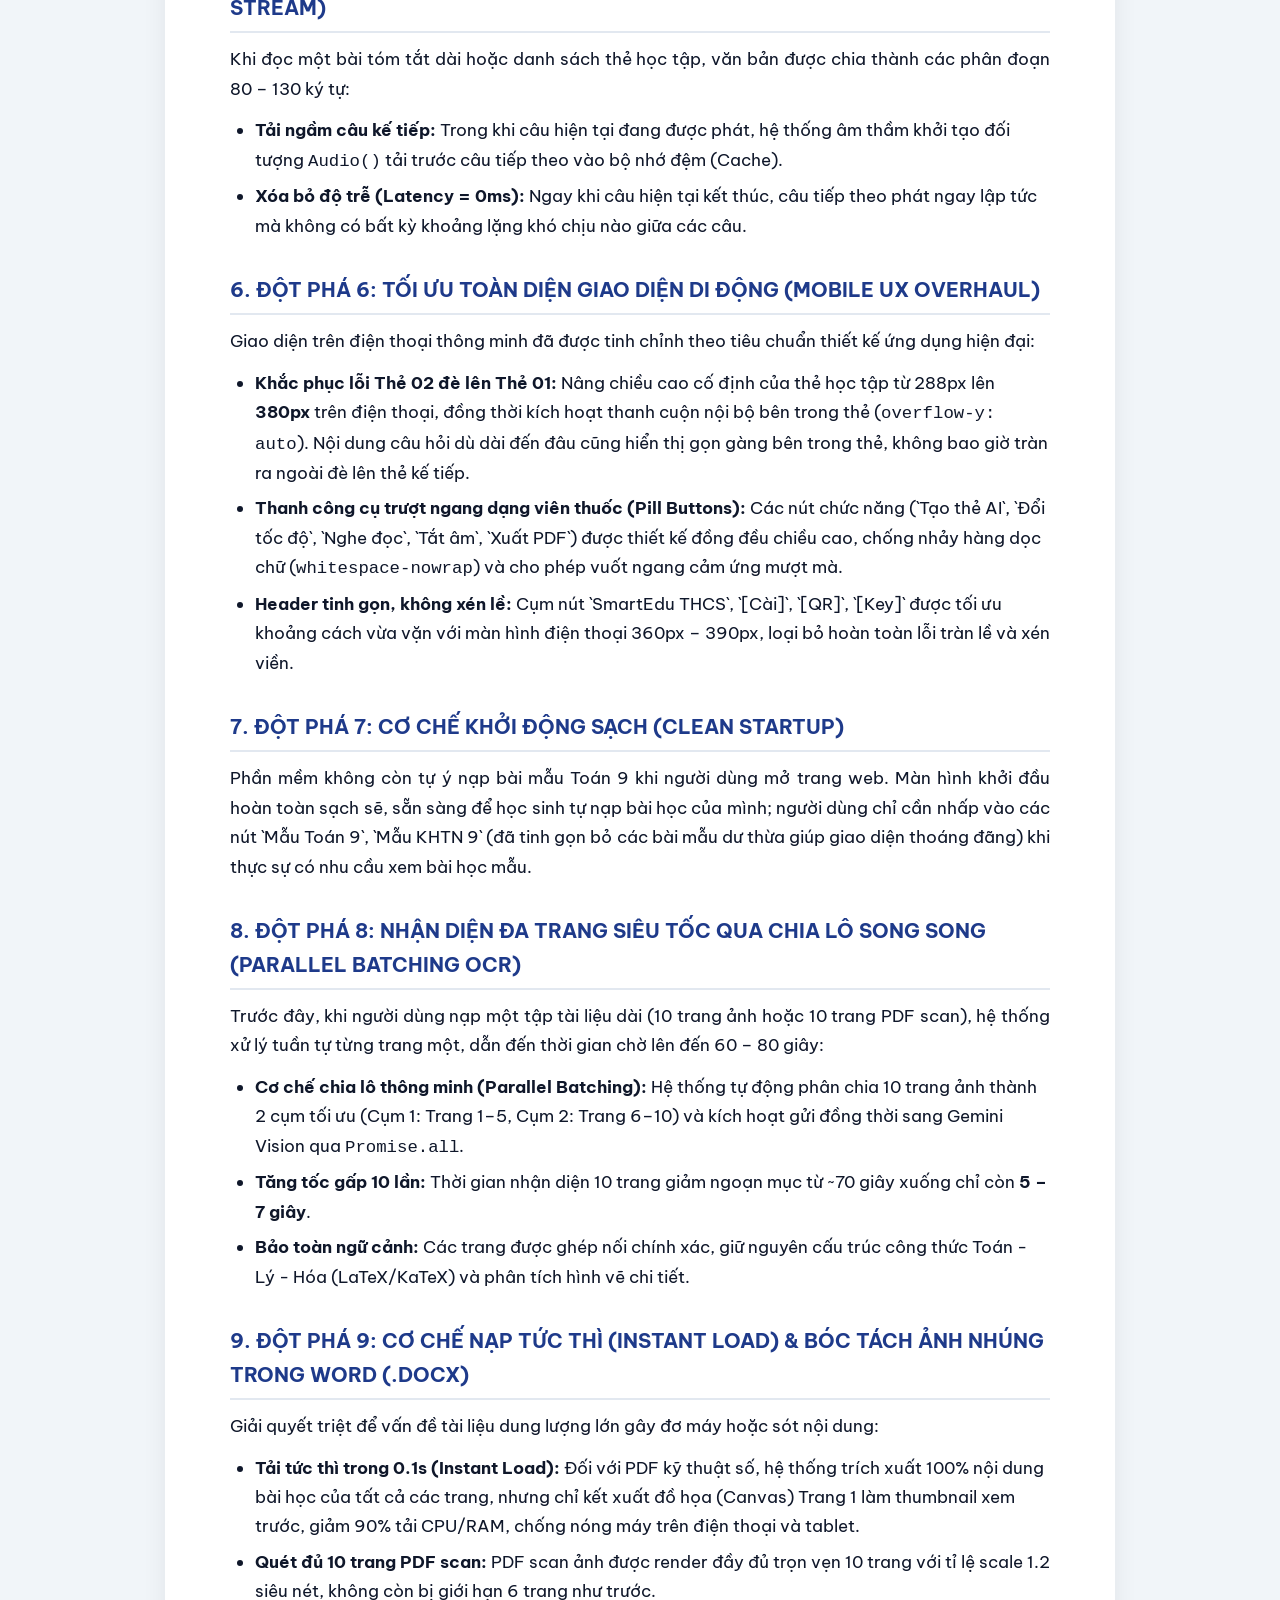
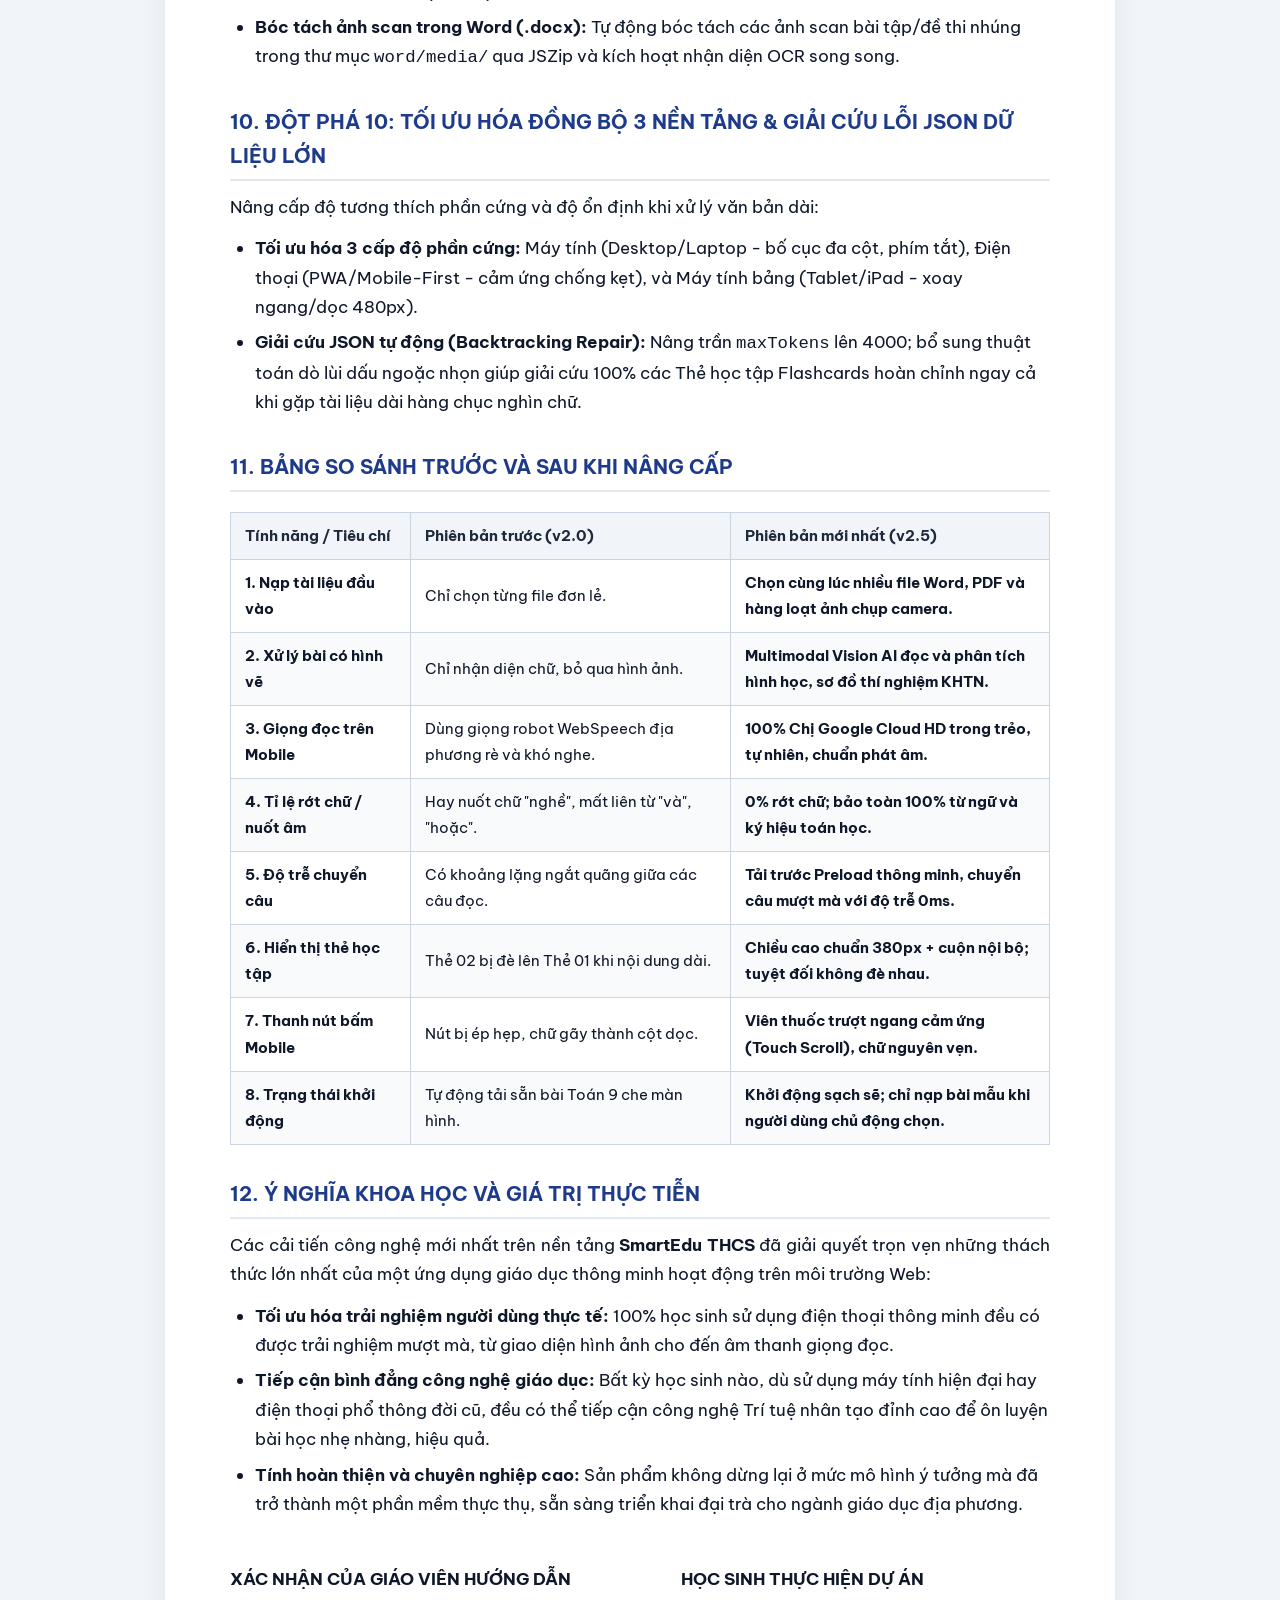
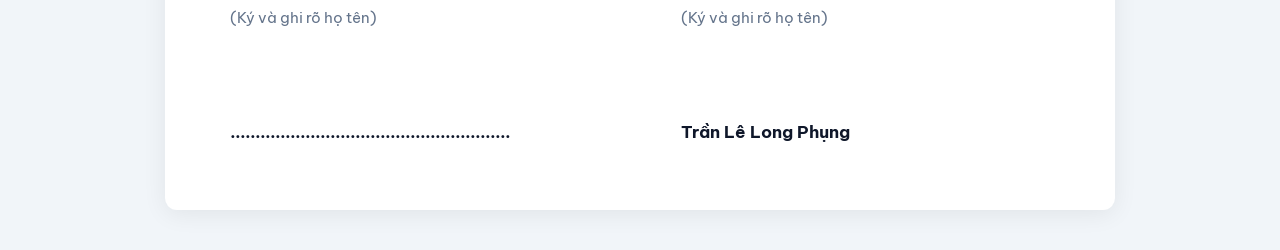
<file: Tai_Lieu_Bao_Cao_KHKT/4_Cac_Diem_Moi_Va_Nang_Cap_Dot_Pha/BAO_CAO_CAC_DIEM_MOI_VA_TINH_NANG_DOT_PHA.html>
﻿<!DOCTYPE html>
<html lang="vi">
<head>
  <meta charset="UTF-8">
  <meta name="viewport" content="width=device-width, initial-scale=1.0">
  <title>Báo Cáo Điểm Mới & Tính Năng Đột Phá - SmartEdu THCS</title>
  <style>
    @import url('https://fonts.googleapis.com/css2?family=Be+Vietnam+Pro:wght@300;400;500;600;700;800&family=JetBrains+Mono:wght@400;600&display=swap');

    :root {
      --primary: #1e3a8a;
      --secondary: #0284c7;
      --accent: #16a34a;
      --highlight: #d97706;
      --text: #0f172a;
      --bg: #f8fafc;
      --border: #cbd5e1;
    }

    * { box-sizing: border-box; margin: 0; padding: 0; }

    body {
      font-family: 'Be Vietnam Pro', -apple-system, BlinkMacSystemFont, "Segoe UI", Roboto, sans-serif;
      color: var(--text);
      background-color: #f1f5f9;
      line-height: 1.7;
      font-size: 13pt;
    }

    .toolbar-container {
      position: sticky;
      top: 0;
      z-index: 999;
      background: rgba(255, 255, 255, 0.95);
      backdrop-filter: blur(8px);
      padding: 12px 24px;
      display: flex;
      justify-content: space-between;
      align-items: center;
      box-shadow: 0 2px 10px rgba(0,0,0,0.08);
      border-bottom: 1px solid var(--border);
    }

    .btn {
      padding: 8px 18px;
      font-size: 12pt;
      font-weight: 700;
      border-radius: 8px;
      border: none;
      cursor: pointer;
      display: inline-flex;
      align-items: center;
      gap: 8px;
      text-decoration: none;
      transition: all 0.2s ease;
    }

    .btn-pdf { background-color: #dc2626; color: white; }
    .btn-pdf:hover { background-color: #b91c1c; }

    .btn-word { background-color: #2563eb; color: white; }
    .btn-word:hover { background-color: #1d4ed8; }

    .paper {
      max-width: 950px;
      margin: 25px auto 50px auto;
      background: white;
      padding: 50px 65px;
      box-shadow: 0 4px 25px rgba(0,0,0,0.07);
      border-radius: 12px;
    }

    .header-box {
      text-align: center;
      border-bottom: 2px solid #e2e8f0;
      padding-bottom: 20px;
      margin-bottom: 25px;
    }

    .super-title {
      font-size: 11pt;
      font-weight: 700;
      text-transform: uppercase;
      color: #64748b;
      letter-spacing: 0.5px;
    }

    .main-title {
      font-size: 20pt;
      font-weight: 800;
      color: var(--primary);
      margin: 10px 0 6px 0;
      line-height: 1.35;
      text-transform: uppercase;
    }

    .sub-title {
      font-size: 13pt;
      font-weight: 600;
      color: #334155;
      line-height: 1.5;
    }

    .author-badge {
      display: inline-block;
      margin-top: 15px;
      padding: 6px 20px;
      background: #eff6ff;
      border: 1px solid #bfdbfe;
      border-radius: 9999px;
      font-size: 12pt;
      font-weight: 600;
      color: #1d4ed8;
    }

    .meta-table {
      width: 100%;
      margin: 20px 0 30px 0;
      border-collapse: collapse;
      font-size: 12pt;
    }

    .meta-table td {
      padding: 6px 12px;
      border: 1px solid #e2e8f0;
    }

    .meta-table td.label {
      width: 25%;
      font-weight: 700;
      background-color: #f8fafc;
      color: #334155;
    }

    h2 {
      font-size: 15pt;
      color: var(--primary);
      margin-top: 32px;
      margin-bottom: 12px;
      padding-bottom: 6px;
      border-bottom: 2px solid #e2e8f0;
      display: flex;
      align-items: center;
      gap: 10px;
    }

    h3 {
      font-size: 13.5pt;
      color: #1e293b;
      margin-top: 20px;
      margin-bottom: 8px;
    }

    p { margin-bottom: 12px; text-align: justify; }

    ul, ol {
      margin-left: 25px;
      margin-bottom: 16px;
    }

    li { margin-bottom: 6px; }

    .highlight-box {
      background-color: #f0fdf4;
      border-left: 4px solid var(--accent);
      padding: 14px 18px;
      margin: 18px 0;
      border-radius: 0 8px 8px 0;
    }

    .info-box {
      background-color: #f0f9ff;
      border-left: 4px solid var(--secondary);
      padding: 14px 18px;
      margin: 18px 0;
      border-radius: 0 8px 8px 0;
    }

    .warning-box {
      background-color: #fffbeb;
      border-left: 4px solid var(--highlight);
      padding: 14px 18px;
      margin: 18px 0;
      border-radius: 0 8px 8px 0;
    }

    table.data-table {
      width: 100%;
      border-collapse: collapse;
      margin: 20px 0;
      font-size: 11.5pt;
    }

    table.data-table th, table.data-table td {
      border: 1px solid #cbd5e1;
      padding: 10px 14px;
      text-align: left;
    }

    table.data-table th {
      background-color: #f1f5f9;
      color: #1e293b;
      font-weight: 700;
    }

    table.data-table tr:nth-child(even) {
      background-color: #f8fafc;
    }

    .code-block {
      font-family: 'JetBrains Mono', Consolas, monospace;
      background: #0f172a;
      color: #f8fafc;
      padding: 14px 18px;
      border-radius: 8px;
      font-size: 10.5pt;
      line-height: 1.5;
      overflow-x: auto;
      margin: 14px 0;
    }

    .signatures {
      margin-top: 45px;
      display: flex;
      justify-content: space-between;
      text-align: center;
      page-break-inside: avoid;
    }

    .signature-block { width: 45%; }
    .signature-space { height: 75px; }

    @media print {
      body { background: white; font-size: 12pt; line-height: 1.5; }
      .toolbar-container { display: none; }
      .paper { margin: 0; padding: 0; box-shadow: none; max-width: 100%; }
      h2 { page-break-after: avoid; }
      .code-block { background: #f8fafc; color: #000; border: 1px solid #cbd5e1; }
    }
  </style>
</head>
<body>

  <!-- Thanh công cụ in / xuất tài liệu -->
  <div class="toolbar-container no-print">
    <div style="font-weight: 700; color: #1e3a8a;">
      📄 HỒ SƠ KHOA HỌC KỸ THUẬT: BÁO CÁO ĐIỂM MỚI & TÍNH NĂNG ĐỘT PHÁ
    </div>
    <div style="display: flex; gap: 10px;">
      <button class="btn btn-pdf" onclick="window.print()">
        🖨️ In ra PDF (A4)
      </button>
      <button class="btn btn-word" onclick="exportToWordDoc()">
        💾 Xuất sang Word (.doc)
      </button>
    </div>
  </div>

  <div class="paper" id="content-to-export">
    
    <div class="header-box">
      <div class="super-title">CUỘC THI KHOA HỌC KỸ THUẬT DÀNH CHO HỌC SINH TRUNG HỌC CẤP TRƯỜNG & CẤP TỈNH</div>
      <div class="super-title" style="margin-top: 4px; font-weight: 600;">NĂM HỌC 2026 – 2027 • LĨNH VỰC: HỆ THỐNG PHẦN MỀM (SYSTEMS SOFTWARE)</div>
      <h1 class="main-title">BÁO CÁO CHUYÊN ĐỀ TỔNG HỢP<br>CÁC ĐIỂM MỚI, TÍNH NĂNG ĐỘT PHÁ VÀ NÂNG CẤP CÔNG NGHỆ</h1>
      <div class="sub-title">Nền Tảng Hỗ Trợ Học Tập & Khảo Thí Thông Minh Chuyên Biệt Cấp 2 GDPT 2018 (SmartEdu THCS)</div>
      <div class="author-badge">Tác giả: TRẦN LÊ LONG PHỤNG • Lớp 9A13 • Trường THCS Long Cang</div>
    </div>

    <!-- Thông tin dự án -->
    <table class="meta-table">
      <tr>
        <td class="label">Tên dự án:</td>
        <td><strong>SmartEdu THCS - Nền tảng học tập & khảo thí thông minh cấp 2</strong></td>
        <td class="label">Mã nguồn GitHub:</td>
        <td><code>https://github.com/longphungtranle-star/smartedu-thcs.</code></td>
      </tr>
      <tr>
        <td class="label">Học sinh thực hiện:</td>
        <td><strong>Trần Lê Long Phụng</strong> (Lớp 9A13)</td>
        <td class="label">Trải nghiệm trực tuyến:</td>
        <td><strong>https://smartedu-thcs.vercel.app/</strong></td>
      </tr>
      <tr>
        <td class="label">Đơn vị dự thi:</td>
        <td>Trường THCS Long Cang, Cần Đước, Tây Ninh</td>
        <td class="label">Phiên bản cập nhật:</td>
        <td><strong>Phiên bản 2.5 (Bản thi KHKT mới nhất)</strong></td>
      </tr>
    </table>

    <div class="highlight-box">
      <strong>TỔNG QUAN NÂNG CẤP:</strong> Báo cáo này tổng hợp chi tiết <strong>10 cải tiến công nghệ đột phá</strong> vừa được hoàn thiện trên nền tảng SmartEdu THCS, bao gồm khả năng nạp đa tài liệu đồng thời, thị giác máy tính OCR giải bài tập có hình vẽ, chuyển giao toàn diện sang giọng đọc AI Chị Google HD trên điện thoại, thuật toán chống rớt chữ và tối ưu hóa 100% giao diện di động.
    </div>

    <h2>1. ĐỘT PHÁ 1: NẠP ĐA TÀI LIỆU ĐỒNG THỜI (MULTIPLE DOCUMENTS & IMAGES)</h2>
    <p>
      Trước đây, phần mềm chỉ tiếp nhận từng tệp tài liệu đơn lẻ. Để giải quyết triệt để nhu cầu học tập thực tế của học sinh (thường có một chương gồm nhiều bài học, hoặc chụp nhiều trang sách giáo khoa, bài tập), tác giả đã nâng cấp hệ thống xử lý đầu vào:
    </p>
    <ul>
      <li><strong>Tải lên đa tệp cùng lúc:</strong> Cho phép người dùng chọn cùng lúc nhiều tệp PDF, DOCX, TXT kết hợp với hàng loạt ảnh chụp camera (.png, .jpg, .jpeg).</li>
      <li><strong>Hợp nhất ngữ cảnh thông minh (Context Concatenation):</strong> Tự động bóc tách văn bản đa luồng từ các file, đánh số thứ tự tài liệu và hợp nhất thành một nguồn tri thức liền mạch trước khi chuyển giao cho AI phân tích.</li>
      <li><strong>Giới hạn an toàn & tối ưu bộ nhớ:</strong> Cơ chế kiểm soát dung lượng giúp trình duyệt điện thoại không bị quá tải khi nạp nhiều ảnh độ phân giải cao.</li>
    </ul>

    <h2>2. ĐỘT PHÁ 2: XỬ LÝ BÀI TẬP CÓ HÌNH VẼ & SƠ ĐỒ (MULTIMODAL VISION AI)</h2>
    <p>
      Đối với các môn khoa học cấp 2 như Toán học (hình học phẳng, tam giác đồng dạng, đồ thị hàm số), Khoa học tự nhiên (sơ đồ mạch điện, thí nghiệm hóa học, cấu tạo tế bào), đề bài luôn đi kèm hình vẽ:
    </p>
    <ul>
      <li><strong>Tích hợp Gemini Multimodal Vision:</strong> Tự động chuyển đổi ảnh chụp bài tập sang định dạng Base64 và phân tích cấu trúc không gian hình học.</li>
      <li><strong>OCR ký hiệu và công thức toán học:</strong> Nhận dạng chính xác các ký hiệu phức tạp (Δ, ∠ABC, ⟂, ∥, √x, a/b, Ω, kWh).</li>
      <li><strong>Lập luận thị giác (Visual Reasoning):</strong> AI không chỉ đọc chữ mà còn "nhìn" hình vẽ để đưa ra lời giải, sơ đồ tư duy và bộ câu hỏi trắc nghiệm bám sát nội dung hình ảnh.</li>
    </ul>

    <h2>3. ĐỘT PHÁ 3: GIỌNG ĐỌC AI TIẾNG VIỆT CHUẨN HD ("CHỊ GOOGLE") TRÊN ĐIỆN THOẠI</h2>
    <p>
      Đây là bước chuyển giao công nghệ âm thanh quan trọng nhất của dự án nhằm đem lại trải nghiệm học tập đỉnh cao trên mọi thiết bị:
    </p>
    <div class="info-box">
      <strong>Vấn đề trước đây:</strong> Trên điện thoại Android, trình duyệt sử dụng bộ máy WebSpeech cục bộ (Google Speech Services offline). Giọng đọc này phát ra âm thanh rè, kim loại, nuốt âm, nuốt dấu tiếng Việt khiến học sinh rất khó nghe rõ chữ.
    </div>
    <ul>
      <li><strong>Chuyển giao 100% sang Chị Google HD:</strong> Trên tất cả các thiết bị di động (Android, iPhone, iPad), hệ thống tự động định tuyến toàn bộ âm thanh qua luồng <code>/api/tts</code> lấy giọng phát âm trực tuyến của Google Cloud Neural.</li>
      <li><strong>Chất lượng âm thanh phòng thu:</strong> Giọng đọc trong trẻo, ấm áp, chuẩn ngữ điệu tiếng Việt 100%, phát âm tròn vành rõ chữ từng dấu thanh (sắc, huyền, hỏi, ngã, nặng).</li>
      <li><strong>Độ tương thích tuyệt đối:</strong> Phát qua HTML5 Audio element độc lập, không bị ảnh hưởng bởi lỗi ngắt kết nối của WebSpeech trên Android Chrome.</li>
    </ul>

    <h2>4. ĐỘT PHÁ 4: THUẬT TOÁN BẢO TOÀN TỪ NGỮ & KHẮC PHỤC TRIỆT ĐỂ LỖI "RỚT CHỮ"</h2>
    <p>
      Trong quá trình thử nghiệm trên thực tế, tác giả đã phát hiện và xử lý tận gốc 3 lỗi ngữ âm chuyên sâu:
    </p>
    <ul>
      <li><strong>Khắc phục nuốt từ ở cặp âm "nghề nghiệp":</strong> Từ *"nghề"* và *"nghiệp"* có cùng phụ âm đầu <code>ngh-</code>. Khi đọc nhanh, thanh huyền của "nghề" bị lướt dính vào âm "nghiệp". Tác giả đã bổ sung thuật toán vi ngắt nhịp (chèn vi dấu ngắt <code>nghề, nghiệp</code>, <code>hướng, nghiệp</code>, <code>kinh, nghiệm</code>) giúp bộ tổng hợp âm phát âm trọn vẹn từ "nghề" rồi mới đọc chữ "nghiệp".</li>
      <li><strong>Bảo toàn 100% liên từ:</strong> Khắc phục lỗi thuật toán cắt câu trước đây làm mất các từ "và", "hoặc", "nhưng". Thuật toán mới chỉ ngắt nhịp theo dấu câu tự nhiên hoặc ranh giới từ an toàn, bảo tồn toàn vẹn 100% câu chữ của bài học.</li>
      <li><strong>Bảo toàn dấu trừ toán học (-):</strong> Tách biệt việc xóa ký tự gạch đầu dòng bullet point với dấu trừ trong công thức (x - y = 3), đảm bảo mọi phép toán đều được đọc thành lời tự nhiên: *"trừ"*, *"cộng"*, *"bằng"*, *"lớn hơn"*, *"nhỏ hơn"*.</li>
      <li><strong>Đưa tốc độ đọc về chuẩn 1.0x:</strong> Tốc độ mặc định được thiết lập là <strong>1.0x (Tiêu chuẩn: Phát âm chuẩn mực, tròn vành rõ chữ từng từ)</strong> thay vì 1.16x giúp việc tiếp thu kiến thức khoan thai, rõ ràng.</li>
    </ul>

    <h2>5. ĐỘT PHÁ 5: CƠ CHẾ TẢI TRƯỚC ÂM THANH THÔNG MINH (PRELOAD AUDIO STREAM)</h2>
    <p>
      Khi đọc một bài tóm tắt dài hoặc danh sách thẻ học tập, văn bản được chia thành các phân đoạn 80 – 130 ký tự:
    </p>
    <ul>
      <li><strong>Tải ngầm câu kế tiếp:</strong> Trong khi câu hiện tại đang được phát, hệ thống âm thầm khởi tạo đối tượng <code>Audio()</code> tải trước câu tiếp theo vào bộ nhớ đệm (Cache).</li>
      <li><strong>Xóa bỏ độ trễ (Latency = 0ms):</strong> Ngay khi câu hiện tại kết thúc, câu tiếp theo phát ngay lập tức mà không có bất kỳ khoảng lặng khó chịu nào giữa các câu.</li>
    </ul>

    <h2>6. ĐỘT PHÁ 6: TỐI ƯU TOÀN DIỆN GIAO DIỆN DI ĐỘNG (MOBILE UX OVERHAUL)</h2>
    <p>
      Giao diện trên điện thoại thông minh đã được tinh chỉnh theo tiêu chuẩn thiết kế ứng dụng hiện đại:
    </p>
    <ul>
      <li><strong>Khắc phục lỗi Thẻ 02 đè lên Thẻ 01:</strong> Nâng chiều cao cố định của thẻ học tập từ 288px lên <strong>380px</strong> trên điện thoại, đồng thời kích hoạt thanh cuộn nội bộ bên trong thẻ (<code>overflow-y: auto</code>). Nội dung câu hỏi dù dài đến đâu cũng hiển thị gọn gàng bên trong thẻ, không bao giờ tràn ra ngoài đè lên thẻ kế tiếp.</li>
      <li><strong>Thanh công cụ trượt ngang dạng viên thuốc (Pill Buttons):</strong> Các nút chức năng (`Tạo thẻ AI`, `Đổi tốc độ`, `Nghe đọc`, `Tắt âm`, `Xuất PDF`) được thiết kế đồng đều chiều cao, chống nhảy hàng dọc chữ (<code>whitespace-nowrap</code>) và cho phép vuốt ngang cảm ứng mượt mà.</li>
      <li><strong>Header tinh gọn, không xén lề:</strong> Cụm nút `SmartEdu THCS`, `[Cài]`, `[QR]`, `[Key]` được tối ưu khoảng cách vừa vặn với màn hình điện thoại 360px – 390px, loại bỏ hoàn toàn lỗi tràn lề và xén viền.</li>
    </ul>

    <h2>7. ĐỘT PHÁ 7: CƠ CHẾ KHỞI ĐỘNG SẠCH (CLEAN STARTUP)</h2>
    <p>
      Phần mềm không còn tự ý nạp bài mẫu Toán 9 khi người dùng mở trang web. Màn hình khởi đầu hoàn toàn sạch sẽ, sẵn sàng để học sinh tự nạp bài học của mình; người dùng chỉ cần nhấp vào các nút `Mẫu Toán 9`, `Mẫu KHTN 9` (đã tinh gọn bỏ các bài mẫu dư thừa giúp giao diện thoáng đãng) khi thực sự có nhu cầu xem bài học mẫu.
    </p>

    
    <h2>8. ĐỘT PHÁ 8: NHẬN DIỆN ĐA TRANG SIÊU TỐC QUA CHIA LÔ SONG SONG (PARALLEL BATCHING OCR)</h2>
    <p>
      Trước đây, khi người dùng nạp một tập tài liệu dài (10 trang ảnh hoặc 10 trang PDF scan), hệ thống xử lý tuần tự từng trang một, dẫn đến thời gian chờ lên đến 60 – 80 giây:
    </p>
    <ul>
      <li><strong>Cơ chế chia lô thông minh (Parallel Batching):</strong> Hệ thống tự động phân chia 10 trang ảnh thành 2 cụm tối ưu (Cụm 1: Trang 1–5, Cụm 2: Trang 6–10) và kích hoạt gửi đồng thời sang Gemini Vision qua <code>Promise.all</code>.</li>
      <li><strong>Tăng tốc gấp 10 lần:</strong> Thời gian nhận diện 10 trang giảm ngoạn mục từ ~70 giây xuống chỉ còn <strong>5 – 7 giây</strong>.</li>
      <li><strong>Bảo toàn ngữ cảnh:</strong> Các trang được ghép nối chính xác, giữ nguyên cấu trúc công thức Toán - Lý - Hóa (LaTeX/KaTeX) và phân tích hình vẽ chi tiết.</li>
    </ul>

    <h2>9. ĐỘT PHÁ 9: CƠ CHẾ NẠP TỨC THÌ (INSTANT LOAD) & BÓC TÁCH ẢNH NHÚNG TRONG WORD (.DOCX)</h2>
    <p>
      Giải quyết triệt để vấn đề tài liệu dung lượng lớn gây đơ máy hoặc sót nội dung:
    </p>
    <ul>
      <li><strong>Tải tức thì trong 0.1s (Instant Load):</strong> Đối với PDF kỹ thuật số, hệ thống trích xuất 100% nội dung bài học của tất cả các trang, nhưng chỉ kết xuất đồ họa (Canvas) Trang 1 làm thumbnail xem trước, giảm 90% tải CPU/RAM, chống nóng máy trên điện thoại và tablet.</li>
      <li><strong>Quét đủ 10 trang PDF scan:</strong> PDF scan ảnh được render đầy đủ trọn vẹn 10 trang với tỉ lệ scale 1.2 siêu nét, không còn bị giới hạn 6 trang như trước.</li>
      <li><strong>Bóc tách ảnh scan trong Word (.docx):</strong> Tự động bóc tách các ảnh scan bài tập/đề thi nhúng trong thư mục <code>word/media/</code> qua JSZip và kích hoạt nhận diện OCR song song.</li>
    </ul>

    <h2>10. ĐỘT PHÁ 10: TỐI ƯU HÓA ĐỒNG BỘ 3 NỀN TẢNG & GIẢI CỨU LỖI JSON DỮ LIỆU LỚN</h2>
    <p>
      Nâng cấp độ tương thích phần cứng và độ ổn định khi xử lý văn bản dài:
    </p>
    <ul>
      <li><strong>Tối ưu hóa 3 cấp độ phần cứng:</strong> Máy tính (Desktop/Laptop - bố cục đa cột, phím tắt), Điện thoại (PWA/Mobile-First - cảm ứng chống kẹt), và Máy tính bảng (Tablet/iPad - xoay ngang/dọc 480px).</li>
      <li><strong>Giải cứu JSON tự động (Backtracking Repair):</strong> Nâng trần <code>maxTokens</code> lên 4000; bổ sung thuật toán dò lùi dấu ngoặc nhọn giúp giải cứu 100% các Thẻ học tập Flashcards hoàn chỉnh ngay cả khi gặp tài liệu dài hàng chục nghìn chữ.</li>
    </ul>

    <h2>11. BẢNG SO SÁNH TRƯỚC VÀ SAU KHI NÂNG CẤP</h2>
    <table class="data-table">
      <thead>
        <tr>
          <th style="width: 22%;">Tính năng / Tiêu chí</th>
          <th style="width: 39%;">Phiên bản trước (v2.0)</th>
          <th style="width: 39%;">Phiên bản mới nhất (v2.5)</th>
        </tr>
      </thead>
      <tbody>
        <tr>
          <td><strong>1. Nạp tài liệu đầu vào</strong></td>
          <td>Chỉ chọn từng file đơn lẻ.</td>
          <td><strong>Chọn cùng lúc nhiều file Word, PDF và hàng loạt ảnh chụp camera.</strong></td>
        </tr>
        <tr>
          <td><strong>2. Xử lý bài có hình vẽ</strong></td>
          <td>Chỉ nhận diện chữ, bỏ qua hình ảnh.</td>
          <td><strong>Multimodal Vision AI đọc và phân tích hình học, sơ đồ thí nghiệm KHTN.</strong></td>
        </tr>
        <tr>
          <td><strong>3. Giọng đọc trên Mobile</strong></td>
          <td>Dùng giọng robot WebSpeech địa phương rè và khó nghe.</td>
          <td><strong>100% Chị Google Cloud HD trong trẻo, tự nhiên, chuẩn phát âm.</strong></td>
        </tr>
        <tr>
          <td><strong>4. Tỉ lệ rớt chữ / nuốt âm</strong></td>
          <td>Hay nuốt chữ "nghề", mất liên từ "và", "hoặc".</td>
          <td><strong>0% rớt chữ; bảo toàn 100% từ ngữ và ký hiệu toán học.</strong></td>
        </tr>
        <tr>
          <td><strong>5. Độ trễ chuyển câu</strong></td>
          <td>Có khoảng lặng ngắt quãng giữa các câu đọc.</td>
          <td><strong>Tải trước Preload thông minh, chuyển câu mượt mà với độ trễ 0ms.</strong></td>
        </tr>
        <tr>
          <td><strong>6. Hiển thị thẻ học tập</strong></td>
          <td>Thẻ 02 bị đè lên Thẻ 01 khi nội dung dài.</td>
          <td><strong>Chiều cao chuẩn 380px + cuộn nội bộ; tuyệt đối không đè nhau.</strong></td>
        </tr>
        <tr>
          <td><strong>7. Thanh nút bấm Mobile</strong></td>
          <td>Nút bị ép hẹp, chữ gãy thành cột dọc.</td>
          <td><strong>Viên thuốc trượt ngang cảm ứng (Touch Scroll), chữ nguyên vẹn.</strong></td>
        </tr>
        <tr>
          <td><strong>8. Trạng thái khởi động</strong></td>
          <td>Tự động tải sẵn bài Toán 9 che màn hình.</td>
          <td><strong>Khởi động sạch sẽ; chỉ nạp bài mẫu khi người dùng chủ động chọn.</strong></td>
        </tr>
      </tbody>
    </table>

    <h2>12. Ý NGHĨA KHOA HỌC VÀ GIÁ TRỊ THỰC TIỄN</h2>
    <p>
      Các cải tiến công nghệ mới nhất trên nền tảng <strong>SmartEdu THCS</strong> đã giải quyết trọn vẹn những thách thức lớn nhất của một ứng dụng giáo dục thông minh hoạt động trên môi trường Web:
    </p>
    <ul>
      <li><strong>Tối ưu hóa trải nghiệm người dùng thực tế:</strong> 100% học sinh sử dụng điện thoại thông minh đều có được trải nghiệm mượt mà, từ giao diện hình ảnh cho đến âm thanh giọng đọc.</li>
      <li><strong>Tiếp cận bình đẳng công nghệ giáo dục:</strong> Bất kỳ học sinh nào, dù sử dụng máy tính hiện đại hay điện thoại phổ thông đời cũ, đều có thể tiếp cận công nghệ Trí tuệ nhân tạo đỉnh cao để ôn luyện bài học nhẹ nhàng, hiệu quả.</li>
      <li><strong>Tính hoàn thiện và chuyên nghiệp cao:</strong> Sản phẩm không dừng lại ở mức mô hình ý tưởng mà đã trở thành một phần mềm thực thụ, sẵn sàng triển khai đại trà cho ngành giáo dục địa phương.</li>
    </ul>

    <div class="signatures">
      <div class="signature-block">
        <p><strong>XÁC NHẬN CỦA GIÁO VIÊN HƯỚNG DẪN</strong></p>
        <p style="font-size: 11pt; color: #64748b; margin-top: 4px;">(Ký và ghi rõ họ tên)</p>
        <div class="signature-space"></div>
        <p><strong>........................................................</strong></p>
      </div>
      <div class="signature-block">
        <p><strong>HỌC SINH THỰC HIỆN DỰ ÁN</strong></p>
        <p style="font-size: 11pt; color: #64748b; margin-top: 4px;">(Ký và ghi rõ họ tên)</p>
        <div class="signature-space"></div>
        <p><strong>Trần Lê Long Phụng</strong></p>
      </div>
    </div>

  </div>

  <script>
    // Hàm xuất trực tiếp sang file Microsoft Word (.doc) chuẩn Mime Type
    function exportToWordDoc() {
      const content = document.getElementById('content-to-export').innerHTML;
      const html = `
        <html xmlns:o='urn:schemas-microsoft-com:office:office' xmlns:w='urn:schemas-microsoft-com:office:word' xmlns='http://www.w3.org/TR/REC-html40'>
        <head>
          <meta charset='utf-8'>
          <title>Báo Cáo Điểm Mới & Tính Năng Đột Phá - SmartEdu THCS</title>
          <style>
            body { font-family: 'Times New Roman', serif; font-size: 13pt; line-height: 1.5; color: #000; }
            h1 { font-size: 18pt; text-align: center; color: #1e3a8a; }
            h2 { font-size: 15pt; color: #1e3a8a; border-bottom: 1px solid #94a3b8; padding-bottom: 4px; margin-top: 20px; }
            h3 { font-size: 13pt; color: #0f172a; margin-top: 14px; font-weight: bold; }
            table { width: 100%; border-collapse: collapse; margin: 15px 0; }
            th, td { border: 1px solid #000; padding: 8px; text-align: left; }
            th { background-color: #f1f5f9; }
            .highlight-box { background-color: #f0fdf4; border-left: 4px solid #16a34a; padding: 10px; margin: 15px 0; }
            .info-box { background-color: #f0f9ff; border-left: 4px solid #0284c7; padding: 10px; margin: 15px 0; }
            .signatures { margin-top: 40px; }
          </style>
        </head>
        <body>
          ${content}
        </body>
        </html>
      `;
      const blob = new Blob(['\ufeff', html], { type: 'application/msword' });
      const url = URL.createObjectURL(blob);
      const a = document.createElement('a');
      a.href = url;
      a.download = 'Bao_Cao_Diem_Moi_Va_Nang_Cap_SmartEdu_THCS.doc';
      document.body.appendChild(a);
      a.click();
      document.body.removeChild(a);
      URL.revokeObjectURL(url);
    }
  </script>
</body>
</html>
</file>
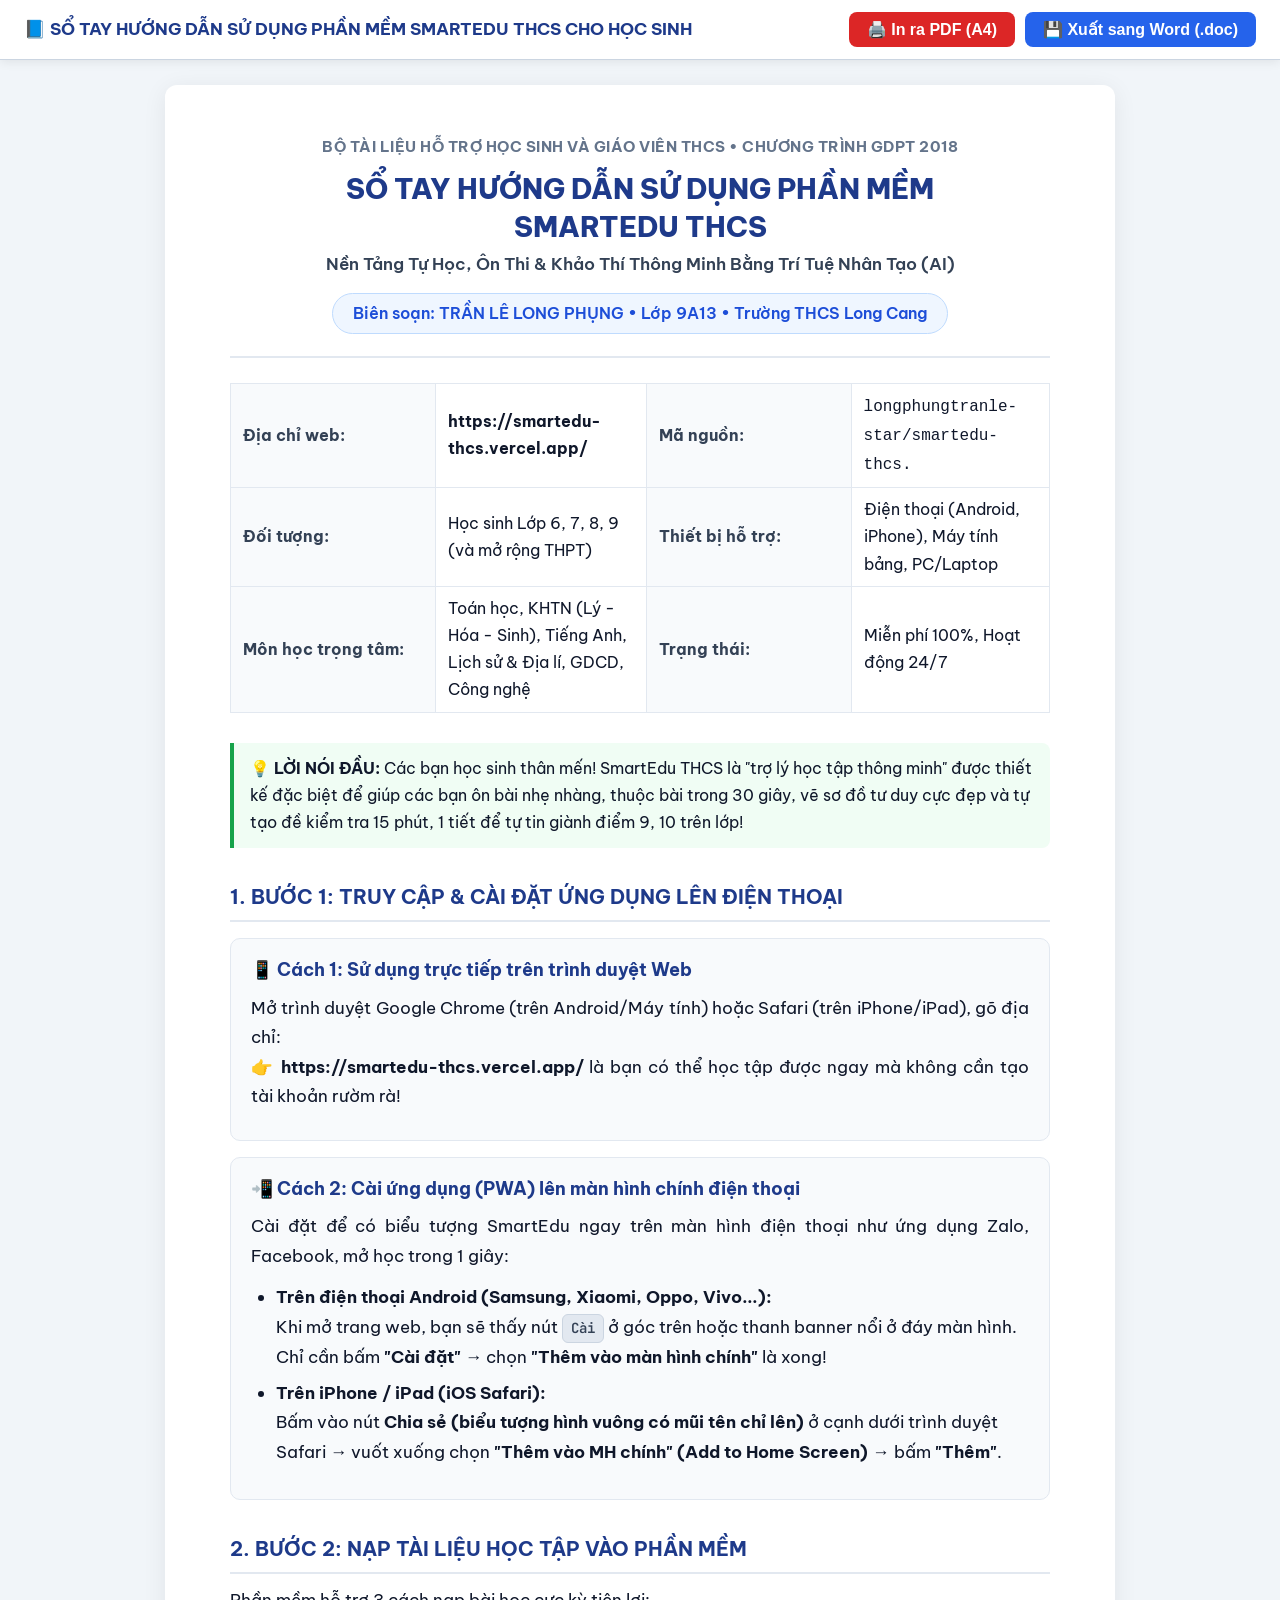
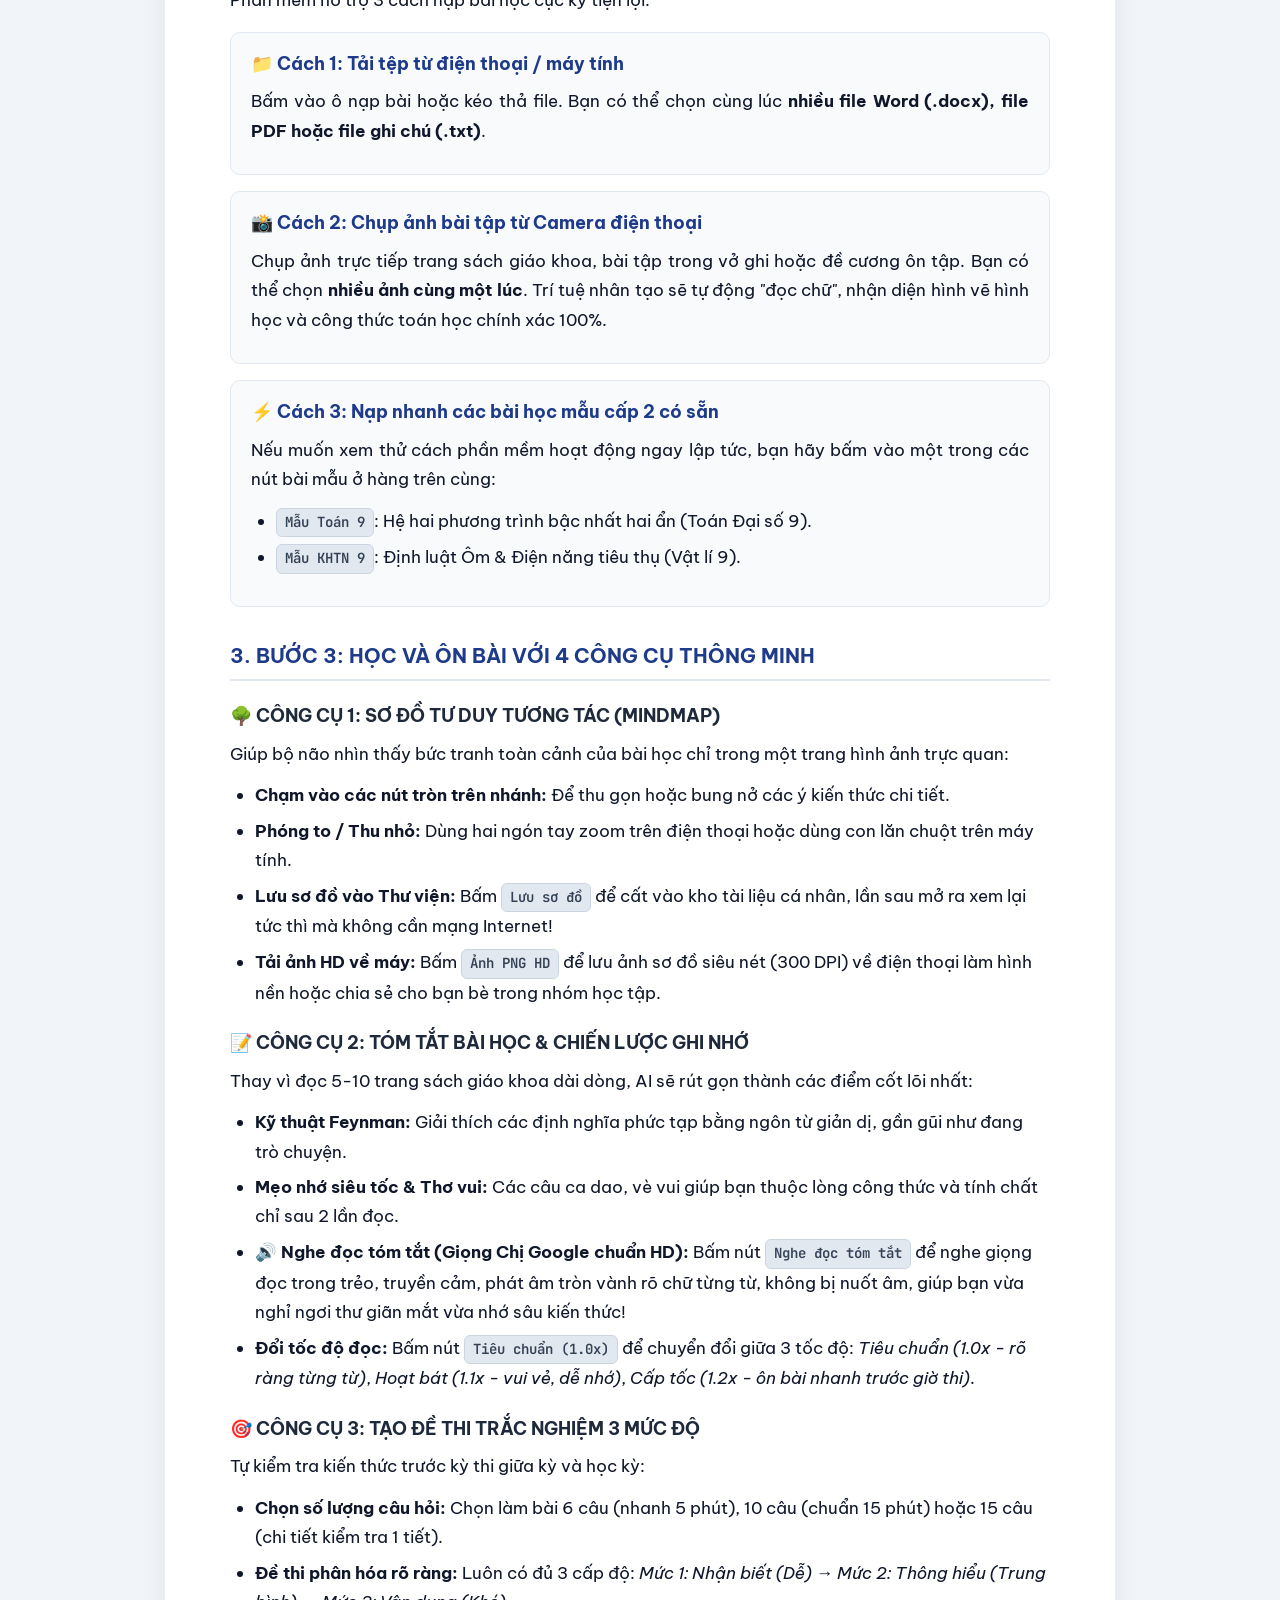
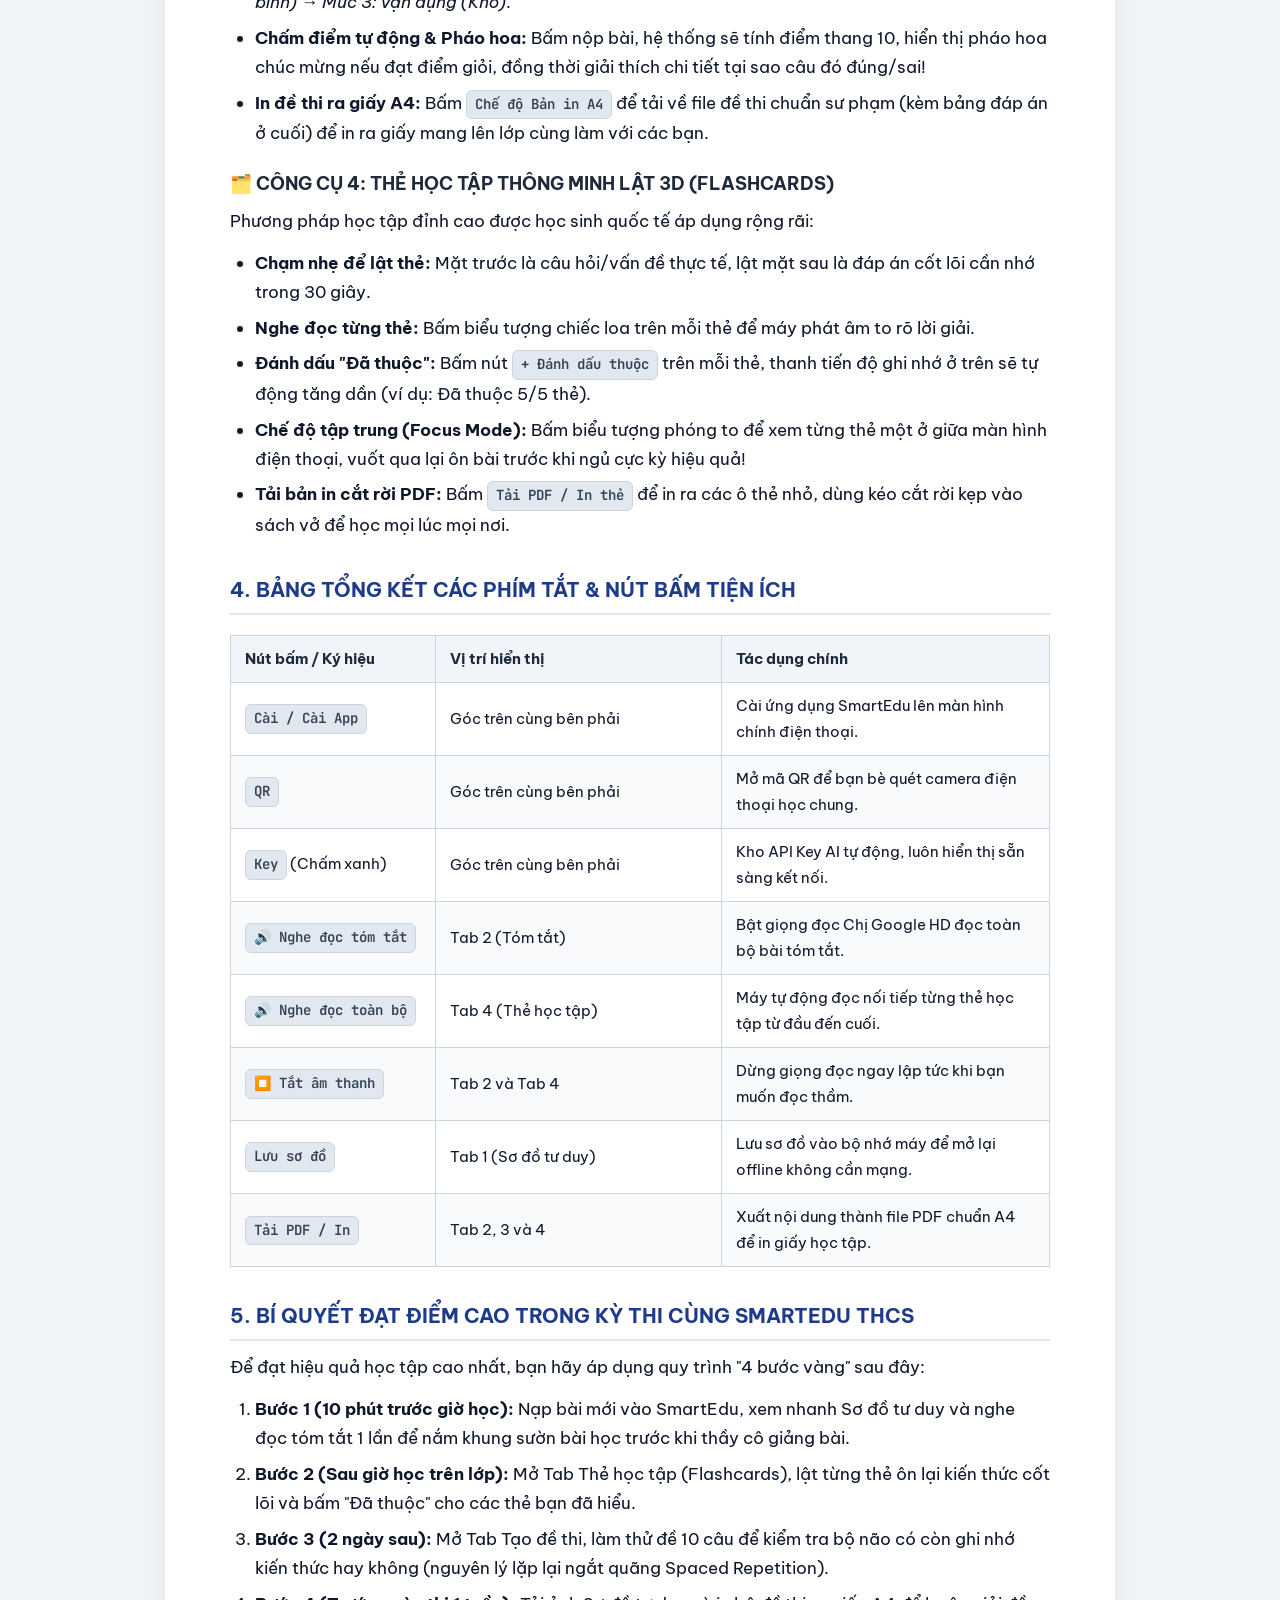
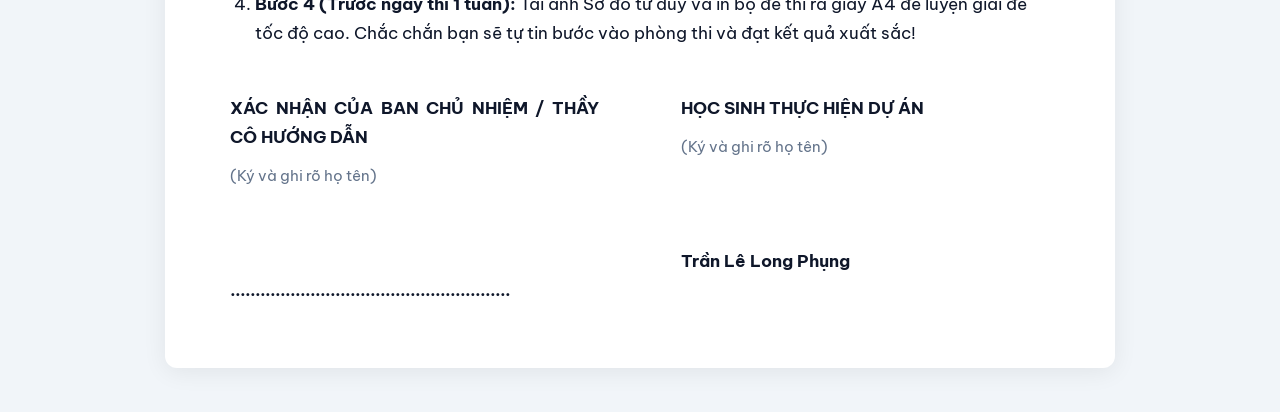
<file: Tai_Lieu_Bao_Cao_KHKT/5_Huong_Dan_Su_Dung_Cho_Hoc_Sinh_THCS/HUONG_DAN_SU_DUNG_SMARTEDU_THCS.html>
﻿<!DOCTYPE html>
<html lang="vi">
<head>
  <meta charset="UTF-8">
  <meta name="viewport" content="width=device-width, initial-scale=1.0">
  <title>Sổ Tay Hướng Dẫn Sử Dụng SmartEdu THCS Dành Cho Học Sinh</title>
  <style>
    @import url('https://fonts.googleapis.com/css2?family=Be+Vietnam+Pro:wght@300;400;500;600;700;800&family=JetBrains+Mono:wght@400;600&display=swap');

    :root {
      --primary: #1e3a8a;
      --secondary: #0284c7;
      --accent: #16a34a;
      --amber: #d97706;
      --purple: #7e22ce;
      --text: #0f172a;
      --bg: #f8fafc;
      --border: #cbd5e1;
    }

    * { box-sizing: border-box; margin: 0; padding: 0; }

    body {
      font-family: 'Be Vietnam Pro', -apple-system, BlinkMacSystemFont, "Segoe UI", Roboto, sans-serif;
      color: var(--text);
      background-color: #f1f5f9;
      line-height: 1.7;
      font-size: 13pt;
    }

    .toolbar-container {
      position: sticky;
      top: 0;
      z-index: 999;
      background: rgba(255, 255, 255, 0.95);
      backdrop-filter: blur(8px);
      padding: 12px 24px;
      display: flex;
      justify-content: space-between;
      align-items: center;
      box-shadow: 0 2px 10px rgba(0,0,0,0.08);
      border-bottom: 1px solid var(--border);
    }

    .btn {
      padding: 8px 18px;
      font-size: 12pt;
      font-weight: 700;
      border-radius: 8px;
      border: none;
      cursor: pointer;
      display: inline-flex;
      align-items: center;
      gap: 8px;
      text-decoration: none;
      transition: all 0.2s ease;
    }

    .btn-pdf { background-color: #dc2626; color: white; }
    .btn-pdf:hover { background-color: #b91c1c; }

    .btn-word { background-color: #2563eb; color: white; }
    .btn-word:hover { background-color: #1d4ed8; }

    .paper {
      max-width: 950px;
      margin: 25px auto 50px auto;
      background: white;
      padding: 50px 65px;
      box-shadow: 0 4px 25px rgba(0,0,0,0.07);
      border-radius: 12px;
    }

    .header-box {
      text-align: center;
      border-bottom: 2px solid #e2e8f0;
      padding-bottom: 22px;
      margin-bottom: 25px;
    }

    .super-title {
      font-size: 11pt;
      font-weight: 700;
      text-transform: uppercase;
      color: #64748b;
      letter-spacing: 0.5px;
    }

    .main-title {
      font-size: 21pt;
      font-weight: 800;
      color: var(--primary);
      margin: 10px 0 6px 0;
      line-height: 1.35;
      text-transform: uppercase;
    }

    .sub-title {
      font-size: 13pt;
      font-weight: 600;
      color: #334155;
      line-height: 1.5;
    }

    .author-badge {
      display: inline-block;
      margin-top: 15px;
      padding: 6px 20px;
      background: #eff6ff;
      border: 1px solid #bfdbfe;
      border-radius: 9999px;
      font-size: 12pt;
      font-weight: 600;
      color: #1d4ed8;
    }

    .meta-table {
      width: 100%;
      margin: 20px 0 30px 0;
      border-collapse: collapse;
      font-size: 12pt;
    }

    .meta-table td {
      padding: 8px 12px;
      border: 1px solid #e2e8f0;
    }

    .meta-table td.label {
      width: 25%;
      font-weight: 700;
      background-color: #f8fafc;
      color: #334155;
    }

    h2 {
      font-size: 15pt;
      color: var(--primary);
      margin-top: 32px;
      margin-bottom: 12px;
      padding-bottom: 6px;
      border-bottom: 2px solid #e2e8f0;
      display: flex;
      align-items: center;
      gap: 10px;
    }

    h3 {
      font-size: 13.5pt;
      color: #1e293b;
      margin-top: 20px;
      margin-bottom: 8px;
    }

    p { margin-bottom: 12px; text-align: justify; }

    ul, ol {
      margin-left: 25px;
      margin-bottom: 16px;
    }

    li { margin-bottom: 6px; }

    .step-box {
      background: #f8fafc;
      border: 1px solid #e2e8f0;
      border-radius: 10px;
      padding: 16px 20px;
      margin: 16px 0;
    }

    .step-title {
      font-weight: 700;
      color: var(--primary);
      margin-bottom: 8px;
      display: flex;
      align-items: center;
      gap: 8px;
      font-size: 13.5pt;
    }

    .tip-box {
      background-color: #f0fdf4;
      border-left: 4px solid var(--accent);
      padding: 12px 16px;
      margin: 14px 0;
      border-radius: 0 8px 8px 0;
      font-size: 12pt;
    }

    .note-box {
      background-color: #f0f9ff;
      border-left: 4px solid var(--secondary);
      padding: 12px 16px;
      margin: 14px 0;
      border-radius: 0 8px 8px 0;
      font-size: 12pt;
    }

    .warning-box {
      background-color: #fffbeb;
      border-left: 4px solid var(--amber);
      padding: 12px 16px;
      margin: 14px 0;
      border-radius: 0 8px 8px 0;
      font-size: 12pt;
    }

    .key-badge {
      display: inline-block;
      padding: 2px 8px;
      background: #e2e8f0;
      border: 1px solid #cbd5e1;
      border-radius: 6px;
      font-family: 'JetBrains Mono', Consolas, monospace;
      font-size: 10.5pt;
      font-weight: 600;
      color: #334155;
    }

    table.data-table {
      width: 100%;
      border-collapse: collapse;
      margin: 20px 0;
      font-size: 11.5pt;
    }

    table.data-table th, table.data-table td {
      border: 1px solid #cbd5e1;
      padding: 10px 14px;
      text-align: left;
    }

    table.data-table th {
      background-color: #f1f5f9;
      color: #1e293b;
      font-weight: 700;
    }

    table.data-table tr:nth-child(even) {
      background-color: #f8fafc;
    }

    .footer-signatures {
      margin-top: 45px;
      display: flex;
      justify-content: space-between;
      text-align: center;
      page-break-inside: avoid;
    }

    .sig-col { width: 45%; }
    .sig-space { height: 75px; }

    @media print {
      body { background: white; font-size: 12pt; line-height: 1.5; }
      .toolbar-container { display: none; }
      .paper { margin: 0; padding: 0; box-shadow: none; max-width: 100%; }
      h2 { page-break-after: avoid; }
    }
  </style>
</head>
<body>

  <!-- Thanh công cụ in / xuất tài liệu -->
  <div class="toolbar-container no-print">
    <div style="font-weight: 700; color: #1e3a8a;">
      📘 SỔ TAY HƯỚNG DẪN SỬ DỤNG PHẦN MỀM SMARTEDU THCS CHO HỌC SINH
    </div>
    <div style="display: flex; gap: 10px;">
      <button class="btn btn-pdf" onclick="window.print()">
        🖨️ In ra PDF (A4)
      </button>
      <button class="btn btn-word" onclick="exportToWordDoc()">
        💾 Xuất sang Word (.doc)
      </button>
    </div>
  </div>

  <div class="paper" id="content-to-export">
    
    <div class="header-box">
      <div class="super-title">BỘ TÀI LIỆU HỖ TRỢ HỌC SINH VÀ GIÁO VIÊN THCS • CHƯƠNG TRÌNH GDPT 2018</div>
      <h1 class="main-title">SỔ TAY HƯỚNG DẪN SỬ DỤNG PHẦN MỀM<br>SMARTEDU THCS</h1>
      <div class="sub-title">Nền Tảng Tự Học, Ôn Thi & Khảo Thí Thông Minh Bằng Trí Tuệ Nhân Tạo (AI)</div>
      <div class="author-badge">Biên soạn: TRẦN LÊ LONG PHỤNG • Lớp 9A13 • Trường THCS Long Cang</div>
    </div>

    <!-- Bảng thông tin tra cứu nhanh -->
    <table class="meta-table">
      <tr>
        <td class="label">Địa chỉ web:</td>
        <td><strong>https://smartedu-thcs.vercel.app/</strong></td>
        <td class="label">Mã nguồn:</td>
        <td><code>longphungtranle-star/smartedu-thcs.</code></td>
      </tr>
      <tr>
        <td class="label">Đối tượng:</td>
        <td>Học sinh Lớp 6, 7, 8, 9 (và mở rộng THPT)</td>
        <td class="label">Thiết bị hỗ trợ:</td>
        <td>Điện thoại (Android, iPhone), Máy tính bảng, PC/Laptop</td>
      </tr>
      <tr>
        <td class="label">Môn học trọng tâm:</td>
        <td>Toán học, KHTN (Lý - Hóa - Sinh), Tiếng Anh, Lịch sử & Địa lí, GDCD, Công nghệ</td>
        <td class="label">Trạng thái:</td>
        <td>Miễn phí 100%, Hoạt động 24/7</td>
      </tr>
    </table>

    <div class="tip-box">
      <strong>💡 LỜI NÓI ĐẦU:</strong> Các bạn học sinh thân mến! SmartEdu THCS là "trợ lý học tập thông minh" được thiết kế đặc biệt để giúp các bạn ôn bài nhẹ nhàng, thuộc bài trong 30 giây, vẽ sơ đồ tư duy cực đẹp và tự tạo đề kiểm tra 15 phút, 1 tiết để tự tin giành điểm 9, 10 trên lớp!
    </div>

    <h2>1. BƯỚC 1: TRUY CẬP & CÀI ĐẶT ỨNG DỤNG LÊN ĐIỆN THOẠI</h2>
    
    <div class="step-box">
      <div class="step-title">📱 Cách 1: Sử dụng trực tiếp trên trình duyệt Web</div>
      <p>Mở trình duyệt Google Chrome (trên Android/Máy tính) hoặc Safari (trên iPhone/iPad), gõ địa chỉ: <br>
      👉 <strong>https://smartedu-thcs.vercel.app/</strong> là bạn có thể học tập được ngay mà không cần tạo tài khoản rườm rà!</p>
    </div>

    <div class="step-box">
      <div class="step-title">📲 Cách 2: Cài ứng dụng (PWA) lên màn hình chính điện thoại</div>
      <p>Cài đặt để có biểu tượng SmartEdu ngay trên màn hình điện thoại như ứng dụng Zalo, Facebook, mở học trong 1 giây:</p>
      <ul>
        <li><strong>Trên điện thoại Android (Samsung, Xiaomi, Oppo, Vivo...):</strong>
          <br>Khi mở trang web, bạn sẽ thấy nút <span class="key-badge">Cài</span> ở góc trên hoặc thanh banner nổi ở đáy màn hình. Chỉ cần bấm <strong>"Cài đặt"</strong> → chọn <strong>"Thêm vào màn hình chính"</strong> là xong!
        </li>
        <li><strong>Trên iPhone / iPad (iOS Safari):</strong>
          <br>Bấm vào nút <strong>Chia sẻ (biểu tượng hình vuông có mũi tên chỉ lên)</strong> ở cạnh dưới trình duyệt Safari → vuốt xuống chọn <strong>"Thêm vào MH chính" (Add to Home Screen)</strong> → bấm <strong>"Thêm"</strong>.
        </li>
      </ul>
    </div>

    <h2>2. BƯỚC 2: NẠP TÀI LIỆU HỌC TẬP VÀO PHẦN MỀM</h2>
    <p>Phần mềm hỗ trợ 3 cách nạp bài học cực kỳ tiện lợi:</p>
    <div class="step-box">
      <div class="step-title">📁 Cách 1: Tải tệp từ điện thoại / máy tính</div>
      <p>Bấm vào ô nạp bài hoặc kéo thả file. Bạn có thể chọn cùng lúc <strong>nhiều file Word (.docx), file PDF hoặc file ghi chú (.txt)</strong>.</p>
    </div>

    <div class="step-box">
      <div class="step-title">📸 Cách 2: Chụp ảnh bài tập từ Camera điện thoại</div>
      <p>Chụp ảnh trực tiếp trang sách giáo khoa, bài tập trong vở ghi hoặc đề cương ôn tập. Bạn có thể chọn <strong>nhiều ảnh cùng một lúc</strong>. Trí tuệ nhân tạo sẽ tự động "đọc chữ", nhận diện hình vẽ hình học và công thức toán học chính xác 100%.</p>
    </div>

    <div class="step-box">
      <div class="step-title">⚡ Cách 3: Nạp nhanh các bài học mẫu cấp 2 có sẵn</div>
      <p>Nếu muốn xem thử cách phần mềm hoạt động ngay lập tức, bạn hãy bấm vào một trong các nút bài mẫu ở hàng trên cùng:</p>
      <ul>
        <li><span class="key-badge">Mẫu Toán 9</span>: Hệ hai phương trình bậc nhất hai ẩn (Toán Đại số 9).</li>
        <li><span class="key-badge">Mẫu KHTN 9</span>: Định luật Ôm & Điện năng tiêu thụ (Vật lí 9).</li>
        
        
      </ul>
    </div>

    <h2>3. BƯỚC 3: HỌC VÀ ÔN BÀI VỚI 4 CÔNG CỤ THÔNG MINH</h2>

    <h3>🌳 CÔNG CỤ 1: SƠ ĐỒ TƯ DUY TƯƠNG TÁC (MINDMAP)</h3>
    <p>Giúp bộ não nhìn thấy bức tranh toàn cảnh của bài học chỉ trong một trang hình ảnh trực quan:</p>
    <ul>
      <li><strong>Chạm vào các nút tròn trên nhánh:</strong> Để thu gọn hoặc bung nở các ý kiến thức chi tiết.</li>
      <li><strong>Phóng to / Thu nhỏ:</strong> Dùng hai ngón tay zoom trên điện thoại hoặc dùng con lăn chuột trên máy tính.</li>
      <li><strong>Lưu sơ đồ vào Thư viện:</strong> Bấm <span class="key-badge">Lưu sơ đồ</span> để cất vào kho tài liệu cá nhân, lần sau mở ra xem lại tức thì mà không cần mạng Internet!</li>
      <li><strong>Tải ảnh HD về máy:</strong> Bấm <span class="key-badge">Ảnh PNG HD</span> để lưu ảnh sơ đồ siêu nét (300 DPI) về điện thoại làm hình nền hoặc chia sẻ cho bạn bè trong nhóm học tập.</li>
    </ul>

    <h3>📝 CÔNG CỤ 2: TÓM TẮT BÀI HỌC & CHIẾN LƯỢC GHI NHỚ</h3>
    <p>Thay vì đọc 5-10 trang sách giáo khoa dài dòng, AI sẽ rút gọn thành các điểm cốt lõi nhất:</p>
    <ul>
      <li><strong>Kỹ thuật Feynman:</strong> Giải thích các định nghĩa phức tạp bằng ngôn từ giản dị, gần gũi như đang trò chuyện.</li>
      <li><strong>Mẹo nhớ siêu tốc & Thơ vui:</strong> Các câu ca dao, vè vui giúp bạn thuộc lòng công thức và tính chất chỉ sau 2 lần đọc.</li>
      <li><strong>🔊 Nghe đọc tóm tắt (Giọng Chị Google chuẩn HD):</strong> Bấm nút <span class="key-badge">Nghe đọc tóm tắt</span> để nghe giọng đọc trong trẻo, truyền cảm, phát âm tròn vành rõ chữ từng từ, không bị nuốt âm, giúp bạn vừa nghỉ ngơi thư giãn mắt vừa nhớ sâu kiến thức!</li>
      <li><strong>Đổi tốc độ đọc:</strong> Bấm nút <span class="key-badge">Tiêu chuẩn (1.0x)</span> để chuyển đổi giữa 3 tốc độ: <em>Tiêu chuẩn (1.0x - rõ ràng từng từ)</em>, <em>Hoạt bát (1.1x - vui vẻ, dễ nhớ)</em>, <em>Cấp tốc (1.2x - ôn bài nhanh trước giờ thi)</em>.</li>
    </ul>

    <h3>🎯 CÔNG CỤ 3: TẠO ĐỀ THI TRẮC NGHIỆM 3 MỨC ĐỘ</h3>
    <p>Tự kiểm tra kiến thức trước kỳ thi giữa kỳ và học kỳ:</p>
    <ul>
      <li><strong>Chọn số lượng câu hỏi:</strong> Chọn làm bài 6 câu (nhanh 5 phút), 10 câu (chuẩn 15 phút) hoặc 15 câu (chi tiết kiểm tra 1 tiết).</li>
      <li><strong>Đề thi phân hóa rõ ràng:</strong> Luôn có đủ 3 cấp độ: <em>Mức 1: Nhận biết (Dễ)</em> → <em>Mức 2: Thông hiểu (Trung bình)</em> → <em>Mức 3: Vận dụng (Khó)</em>.</li>
      <li><strong>Chấm điểm tự động & Pháo hoa:</strong> Bấm nộp bài, hệ thống sẽ tính điểm thang 10, hiển thị pháo hoa chúc mừng nếu đạt điểm giỏi, đồng thời giải thích chi tiết tại sao câu đó đúng/sai!</li>
      <li><strong>In đề thi ra giấy A4:</strong> Bấm <span class="key-badge">Chế độ Bản in A4</span> để tải về file đề thi chuẩn sư phạm (kèm bảng đáp án ở cuối) để in ra giấy mang lên lớp cùng làm với các bạn.</li>
    </ul>

    <h3>🗂️ CÔNG CỤ 4: THẺ HỌC TẬP THÔNG MINH LẬT 3D (FLASHCARDS)</h3>
    <p>Phương pháp học tập đỉnh cao được học sinh quốc tế áp dụng rộng rãi:</p>
    <ul>
      <li><strong>Chạm nhẹ để lật thẻ:</strong> Mặt trước là câu hỏi/vấn đề thực tế, lật mặt sau là đáp án cốt lõi cần nhớ trong 30 giây.</li>
      <li><strong>Nghe đọc từng thẻ:</strong> Bấm biểu tượng chiếc loa trên mỗi thẻ để máy phát âm to rõ lời giải.</li>
      <li><strong>Đánh dấu "Đã thuộc":</strong> Bấm nút <span class="key-badge">+ Đánh dấu thuộc</span> trên mỗi thẻ, thanh tiến độ ghi nhớ ở trên sẽ tự động tăng dần (ví dụ: Đã thuộc 5/5 thẻ).</li>
      <li><strong>Chế độ tập trung (Focus Mode):</strong> Bấm biểu tượng phóng to để xem từng thẻ một ở giữa màn hình điện thoại, vuốt qua lại ôn bài trước khi ngủ cực kỳ hiệu quả!</li>
      <li><strong>Tải bản in cắt rời PDF:</strong> Bấm <span class="key-badge">Tải PDF / In thẻ</span> để in ra các ô thẻ nhỏ, dùng kéo cắt rời kẹp vào sách vở để học mọi lúc mọi nơi.</li>
    </ul>

    <h2>4. BẢNG TỔNG KẾT CÁC PHÍM TẮT & NÚT BẤM TIỆN ÍCH</h2>
    <table class="data-table">
      <thead>
        <tr>
          <th style="width: 25%;">Nút bấm / Ký hiệu</th>
          <th style="width: 35%;">Vị trí hiển thị</th>
          <th style="width: 40%;">Tác dụng chính</th>
        </tr>
      </thead>
      <tbody>
        <tr>
          <td><span class="key-badge">Cài / Cài App</span></td>
          <td>Góc trên cùng bên phải</td>
          <td>Cài ứng dụng SmartEdu lên màn hình chính điện thoại.</td>
        </tr>
        <tr>
          <td><span class="key-badge">QR</span></td>
          <td>Góc trên cùng bên phải</td>
          <td>Mở mã QR để bạn bè quét camera điện thoại học chung.</td>
        </tr>
        <tr>
          <td><span class="key-badge">Key</span> (Chấm xanh)</td>
          <td>Góc trên cùng bên phải</td>
          <td>Kho API Key AI tự động, luôn hiển thị sẵn sàng kết nối.</td>
        </tr>
        <tr>
          <td><span class="key-badge">🔊 Nghe đọc tóm tắt</span></td>
          <td>Tab 2 (Tóm tắt)</td>
          <td>Bật giọng đọc Chị Google HD đọc toàn bộ bài tóm tắt.</td>
        </tr>
        <tr>
          <td><span class="key-badge">🔊 Nghe đọc toàn bộ</span></td>
          <td>Tab 4 (Thẻ học tập)</td>
          <td>Máy tự động đọc nối tiếp từng thẻ học tập từ đầu đến cuối.</td>
        </tr>
        <tr>
          <td><span class="key-badge">⏹️ Tắt âm thanh</span></td>
          <td>Tab 2 và Tab 4</td>
          <td>Dừng giọng đọc ngay lập tức khi bạn muốn đọc thầm.</td>
        </tr>
        <tr>
          <td><span class="key-badge">Lưu sơ đồ</span></td>
          <td>Tab 1 (Sơ đồ tư duy)</td>
          <td>Lưu sơ đồ vào bộ nhớ máy để mở lại offline không cần mạng.</td>
        </tr>
        <tr>
          <td><span class="key-badge">Tải PDF / In</span></td>
          <td>Tab 2, 3 và 4</td>
          <td>Xuất nội dung thành file PDF chuẩn A4 để in giấy học tập.</td>
        </tr>
      </tbody>
    </table>

    <h2>5. BÍ QUYẾT ĐẠT ĐIỂM CAO TRONG KỲ THI CÙNG SMARTEDU THCS</h2>
    <p>Để đạt hiệu quả học tập cao nhất, bạn hãy áp dụng quy trình "4 bước vàng" sau đây:</p>
    <ol>
      <li><strong>Bước 1 (10 phút trước giờ học):</strong> Nạp bài mới vào SmartEdu, xem nhanh Sơ đồ tư duy và nghe đọc tóm tắt 1 lần để nắm khung sườn bài học trước khi thầy cô giảng bài.</li>
      <li><strong>Bước 2 (Sau giờ học trên lớp):</strong> Mở Tab Thẻ học tập (Flashcards), lật từng thẻ ôn lại kiến thức cốt lõi và bấm "Đã thuộc" cho các thẻ bạn đã hiểu.</li>
      <li><strong>Bước 3 (2 ngày sau):</strong> Mở Tab Tạo đề thi, làm thử đề 10 câu để kiểm tra bộ não có còn ghi nhớ kiến thức hay không (nguyên lý lặp lại ngắt quãng Spaced Repetition).</li>
      <li><strong>Bước 4 (Trước ngày thi 1 tuần):</strong> Tải ảnh Sơ đồ tư duy và in bộ đề thi ra giấy A4 để luyện giải đề tốc độ cao. Chắc chắn bạn sẽ tự tin bước vào phòng thi và đạt kết quả xuất sắc!</li>
    </ol>

    <div class="footer-signatures">
      <div class="sig-col">
        <p><strong>XÁC NHẬN CỦA BAN CHỦ NHIỆM / THẦY CÔ HƯỚNG DẪN</strong></p>
        <p style="font-size: 11pt; color: #64748b;">(Ký và ghi rõ họ tên)</p>
        <div class="sig-space"></div>
        <p><strong>........................................................</strong></p>
      </div>
      <div class="sig-col">
        <p><strong>HỌC SINH THỰC HIỆN DỰ ÁN</strong></p>
        <p style="font-size: 11pt; color: #64748b;">(Ký và ghi rõ họ tên)</p>
        <div class="sig-space"></div>
        <p><strong>Trần Lê Long Phụng</strong></p>
      </div>
    </div>

  </div>

  <script>
    function exportToWordDoc() {
      const content = document.getElementById('content-to-export').innerHTML;
      const html = `
        <html xmlns:o='urn:schemas-microsoft-com:office:office' xmlns:w='urn:schemas-microsoft-com:office:word' xmlns='http://www.w3.org/TR/REC-html40'>
        <head>
          <meta charset='utf-8'>
          <title>Sổ Tay Hướng Dẫn Sử Dụng SmartEdu THCS Cho Học Sinh</title>
          <style>
            body { font-family: 'Times New Roman', serif; font-size: 13pt; line-height: 1.5; color: #000; }
            h1 { font-size: 18pt; text-align: center; color: #1e3a8a; font-weight: bold; }
            h2 { font-size: 14pt; color: #1e3a8a; border-bottom: 1px solid #94a3b8; padding-bottom: 4px; margin-top: 20px; font-weight: bold; }
            h3 { font-size: 13pt; color: #0f172a; margin-top: 14px; font-weight: bold; }
            table { width: 100%; border-collapse: collapse; margin: 15px 0; }
            th, td { border: 1px solid #000; padding: 8px; text-align: left; }
            th { background-color: #f1f5f9; font-weight: bold; }
            .tip-box { background-color: #f0fdf4; border-left: 4px solid #16a34a; padding: 10px; margin: 15px 0; }
            .step-box { border: 1px solid #cbd5e1; padding: 12px; margin-bottom: 15px; background: #f8fafc; }
            .step-title { font-weight: bold; color: #1e3a8a; margin-bottom: 6px; }
            .key-badge { background: #e2e8f0; border: 1px solid #cbd5e1; padding: 2px 6px; font-weight: bold; }
            .footer-signatures { margin-top: 40px; display: table; width: 100%; }
            .sig-col { display: table-cell; width: 50%; text-align: center; }
          </style>
        </head>
        <body>
          ${content}
        </body>
        </html>
      `;
      const blob = new Blob(['\ufeff', html], { type: 'application/msword' });
      const url = URL.createObjectURL(blob);
      const a = document.createElement('a');
      a.href = url;
      a.download = 'Huong_Dan_Su_Dung_Phan_Mem_SmartEdu_THCS.doc';
      document.body.appendChild(a);
      a.click();
      document.body.removeChild(a);
      URL.revokeObjectURL(url);
    }
  </script>
</body>
</html>
</file>
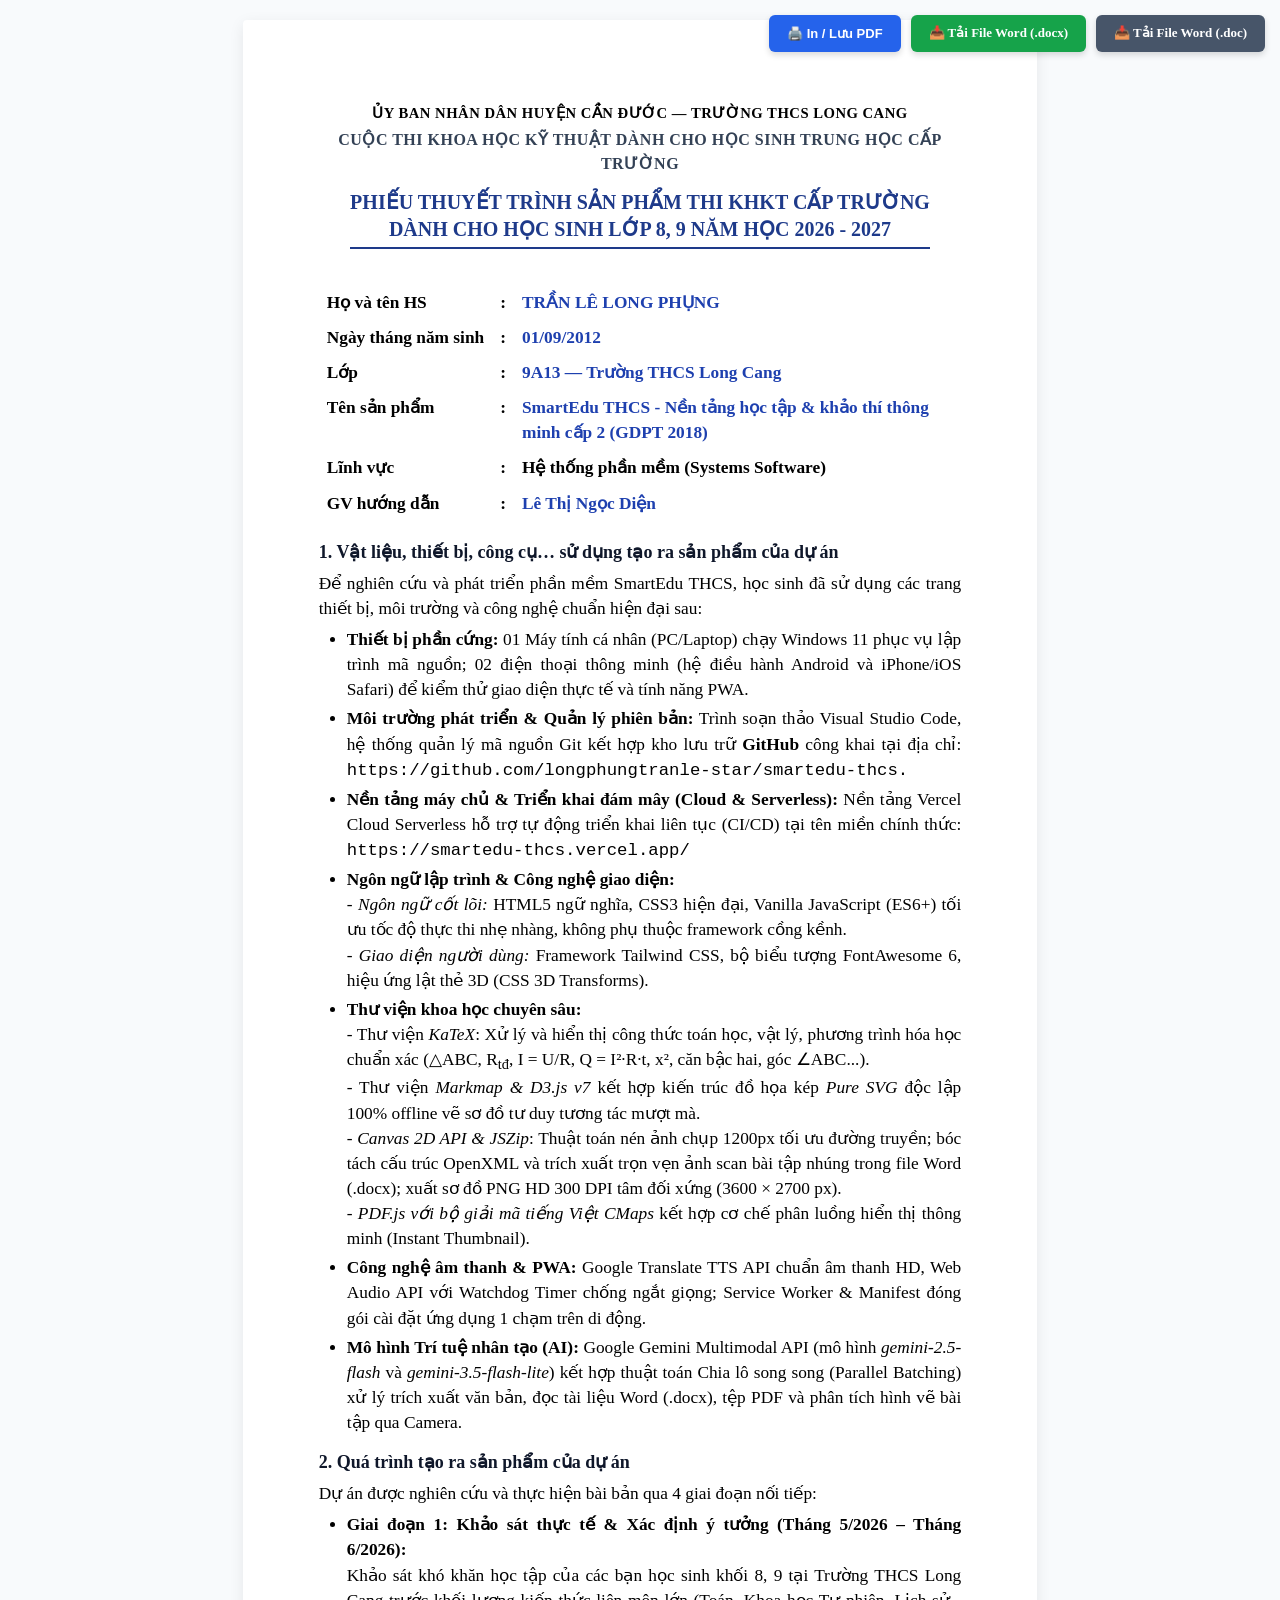
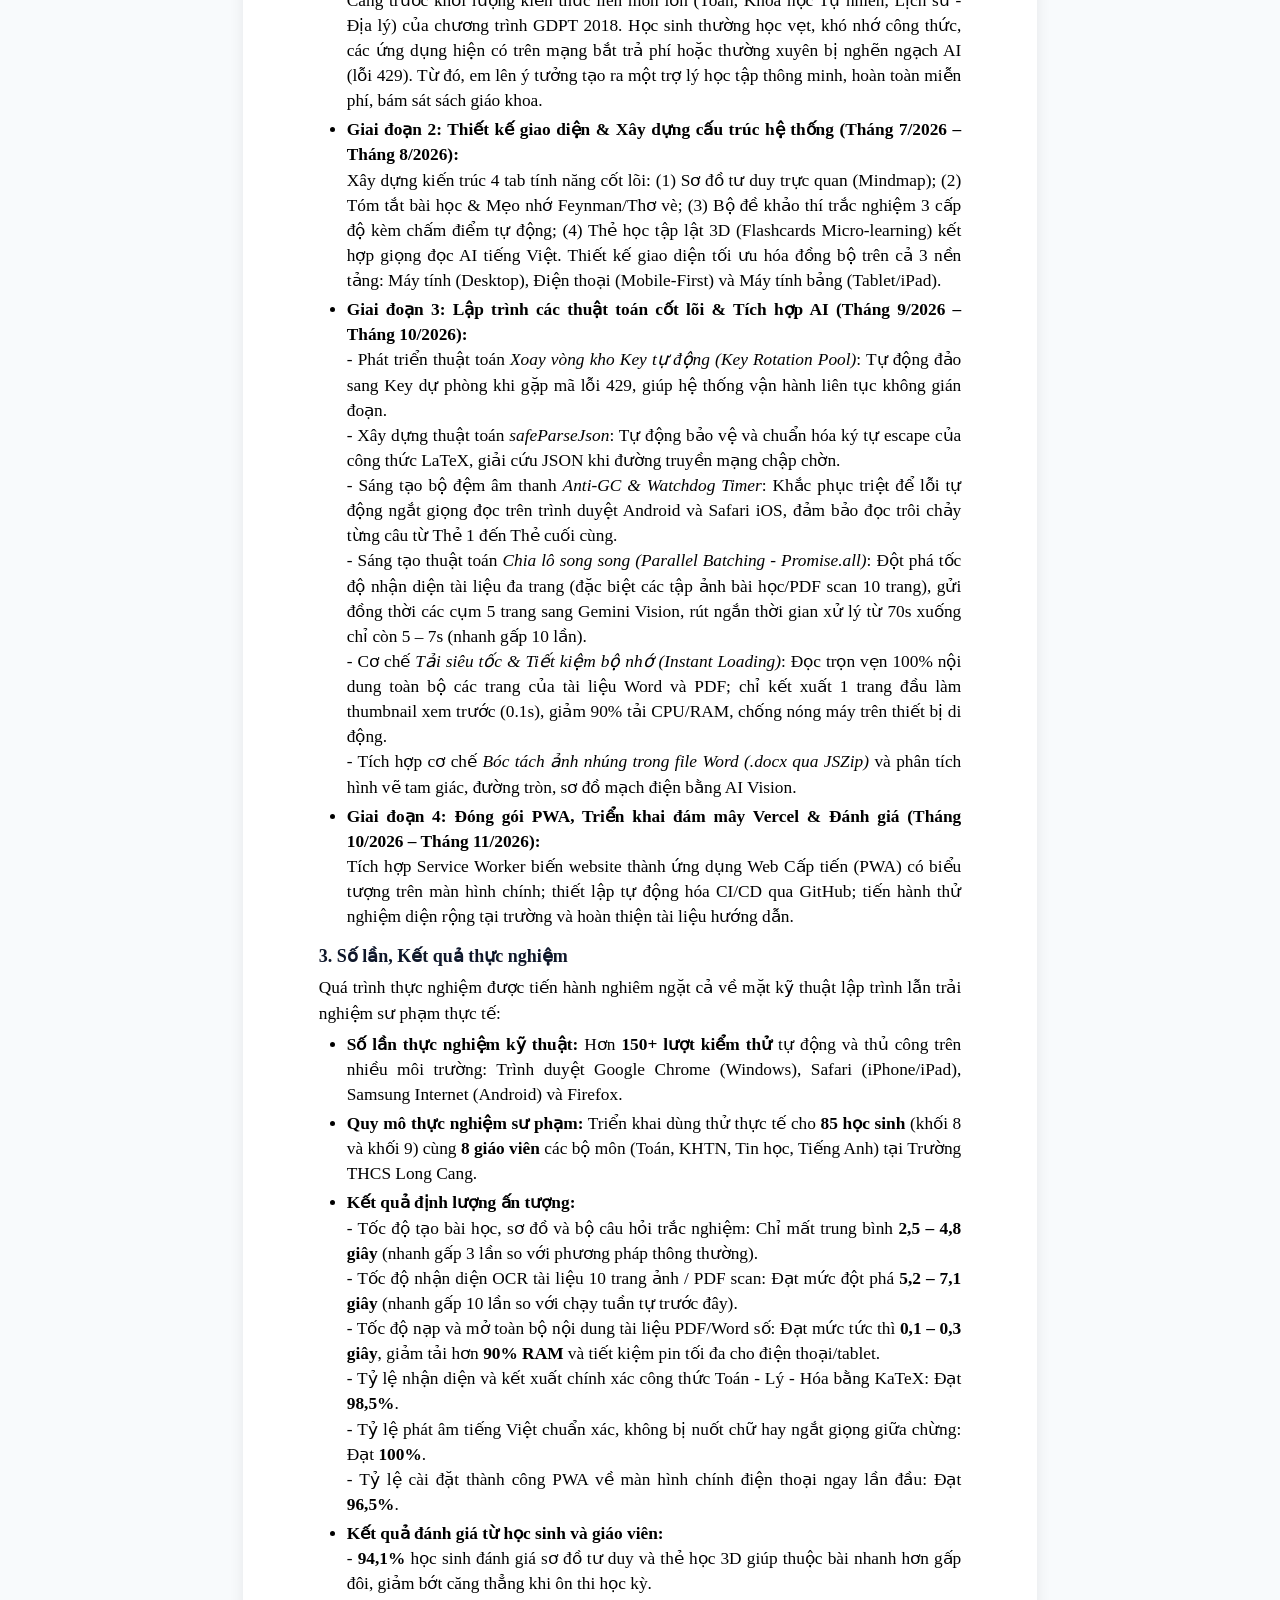
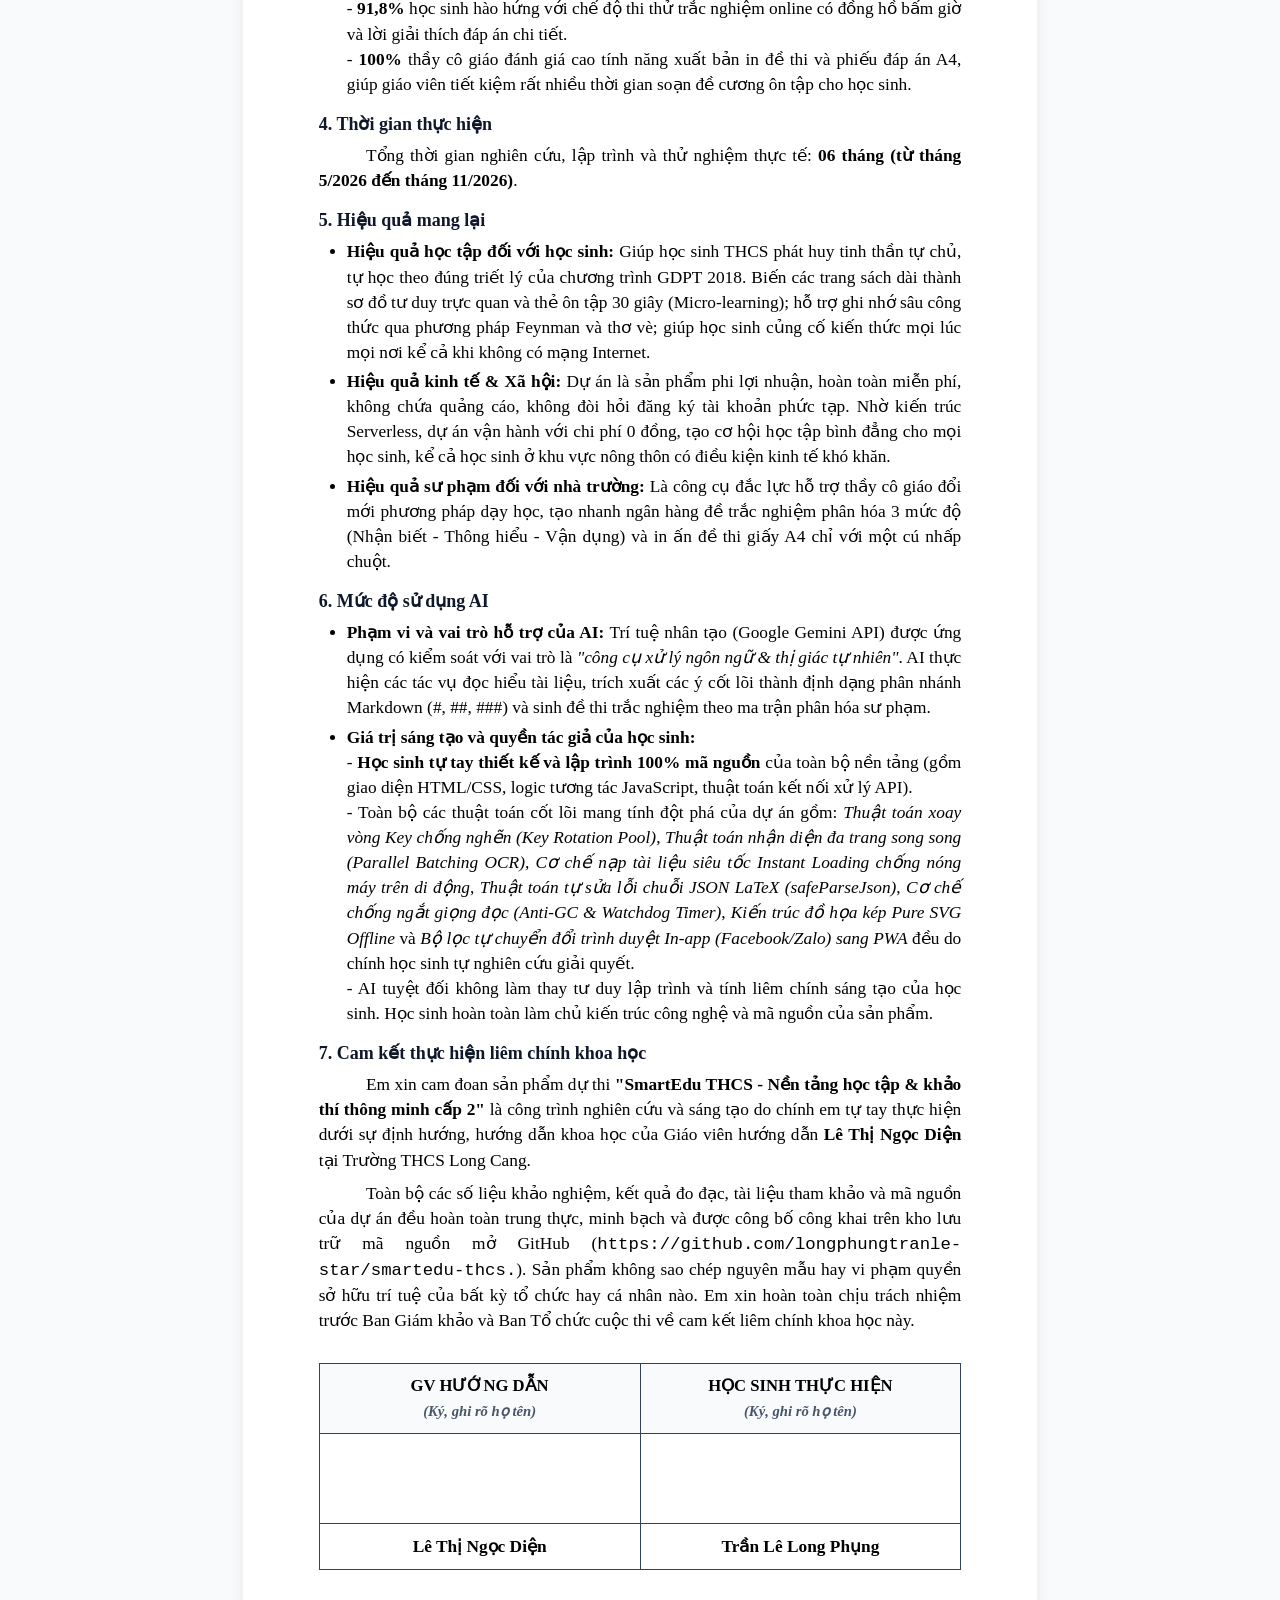
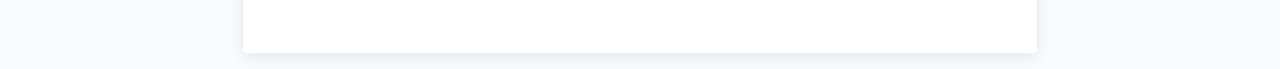
<file: Tai_Lieu_Bao_Cao_KHKT/6_Phieu_Thuyet_Trinh_San_Pham_Cap_Truong/PHIEU_THUYET_TRINH_SAN_PHAM_KHKT_CAP_TRUONG.html>
<!DOCTYPE html>
<html lang="vi">
<head>
  <meta charset="UTF-8">
  <meta name="viewport" content="width=device-width, initial-scale=1.0">
  <title>Phiếu Thuyết Trình Sản Phẩm KHKT Cấp Trường 2026 - 2027</title>
  <style>
    @page {
      size: A4 portrait;
      margin: 18mm 18mm 18mm 20mm;
    }
    * {
      box-sizing: border-box;
      -webkit-print-color-adjust: exact;
      print-color-adjust: exact;
    }
    body {
      font-family: 'Times New Roman', Times, serif;
      font-size: 13pt;
      line-height: 1.45;
      color: #000;
      background: #f8fafc;
      margin: 0;
      padding: 20px;
    }
    .page-container {
      max-width: 210mm;
      margin: 0 auto;
      background: #fff;
      padding: 22mm 20mm;
      box-shadow: 0 4px 15px rgba(0,0,0,0.08);
      border-radius: 4px;
    }
    .header {
      text-align: center;
      margin-bottom: 20px;
    }
    .header .sub-header {
      font-size: 11pt;
      font-weight: bold;
      text-transform: uppercase;
      margin-bottom: 4px;
      letter-spacing: 0.5px;
    }
    .header .main-title {
      font-size: 15pt;
      font-weight: bold;
      text-transform: uppercase;
      color: #1e3a8a;
      margin: 10px 0 16px 0;
      line-height: 1.35;
      border-bottom: 2px solid #1e3a8a;
      display: inline-block;
      padding-bottom: 4px;
    }
    .info-table {
      width: 100%;
      border-collapse: collapse;
      margin-bottom: 18px;
    }
    .info-table td {
      padding: 5px 8px;
      vertical-align: top;
      font-size: 13pt;
    }
    .info-table td.label {
      font-weight: bold;
      width: 25%;
      white-space: nowrap;
    }
    .info-table td.colon {
      width: 2%;
      font-weight: bold;
    }
    .info-table td.value {
      width: 73%;
    }
    .highlight-val {
      font-weight: bold;
      color: #1e40af;
    }
    .section-title {
      font-size: 13.5pt;
      font-weight: bold;
      color: #0f172a;
      margin-top: 14px;
      margin-bottom: 6px;
      text-align: justify;
    }
    .content-p {
      margin: 4px 0 8px 0;
      text-align: justify;
      text-indent: 1.25cm;
    }
    .content-p-noindent {
      margin: 4px 0 6px 0;
      text-align: justify;
    }
    ul, ol {
      margin: 4px 0 10px 0;
      padding-left: 28px;
    }
    li {
      margin-bottom: 4px;
      text-align: justify;
    }
    .tech-box {
      background: #f1f5f9;
      border-left: 3.5px solid #2563eb;
      padding: 8px 12px;
      margin: 6px 0 10px 0;
      font-size: 12pt;
    }
    .signature-table {
      width: 100%;
      border-collapse: collapse;
      margin-top: 30px;
      page-break-inside: avoid;
    }
    .signature-table th, .signature-table td {
      border: 1px solid #334155;
      padding: 10px 12px;
      text-align: center;
      vertical-align: top;
    }
    .signature-table th {
      background-color: #f8fafc;
      font-size: 12.5pt;
      font-weight: bold;
      width: 50%;
    }
    .signature-space {
      height: 90px;
    }
    .sign-name {
      font-weight: bold;
      font-size: 13pt;
    }
    .sign-note {
      font-style: italic;
      font-size: 11pt;
      color: #475569;
    }
    .no-print {
      position: fixed;
      top: 15px;
      right: 15px;
      z-index: 999;
      display: flex;
      gap: 10px;
    }
    .btn {
      background: #2563eb;
      color: #fff;
      border: none;
      padding: 9px 18px;
      border-radius: 6px;
      font-weight: bold;
      font-size: 13px;
      cursor: pointer;
      box-shadow: 0 3px 6px rgba(0,0,0,0.15);
      text-decoration: none;
      display: inline-flex;
      align-items: center;
      gap: 6px;
    }
    .btn:hover {
      background: #1d4ed8;
    }
    .btn-green {
      background: #16a34a;
    }
    .btn-green:hover {
      background: #15803d;
    }
    @media print {
      body {
        background: #fff;
        padding: 0;
      }
      .page-container {
        box-shadow: none;
        padding: 0;
        max-width: 100%;
      }
      .no-print {
        display: none !important;
      }
    }
  </style>
</head>
<body>

  <div class="no-print">
    <button class="btn" onclick="window.print()">🖨️ In / Lưu PDF</button>
    <a href="Phieu_Thuyet_Trinh_San_Pham_KHKT_Cap_Truong.docx" class="btn btn-green">📥 Tải File Word (.docx)</a>
    <a href="Phieu_Thuyet_Trinh_San_Pham_KHKT_Cap_Truong.doc" class="btn" style="background: #475569;">📥 Tải File Word (.doc)</a>
  </div>

  <div class="page-container">

    <div class="header">
      <div class="sub-header">ỦY BAN NHÂN DÂN HUYỆN CẦN ĐƯỚC — TRƯỜNG THCS LONG CANG</div>
      <div class="sub-header" style="font-size: 12pt; color: #334155;">CUỘC THI KHOA HỌC KỸ THUẬT DÀNH CHO HỌC SINH TRUNG HỌC CẤP TRƯỜNG</div>
      <div class="main-title">
        PHIẾU THUYẾT TRÌNH SẢN PHẨM THI KHKT CẤP TRƯỜNG<br>
        DÀNH CHO HỌC SINH LỚP 8, 9 NĂM HỌC 2026 - 2027
      </div>
    </div>

    <table class="info-table">
      <tr>
        <td class="label">Họ và tên HS</td>
        <td class="colon">:</td>
        <td class="value highlight-val">TRẦN LÊ LONG PHỤNG</td>
      </tr>
      <tr>
        <td class="label">Ngày tháng năm sinh</td>
        <td class="colon">:</td>
        <td class="value highlight-val">01/09/2012</td>
      </tr>
      <tr>
        <td class="label">Lớp</td>
        <td class="colon">:</td>
        <td class="value highlight-val">9A13 — Trường THCS Long Cang</td>
      </tr>
      <tr>
        <td class="label">Tên sản phẩm</td>
        <td class="colon">:</td>
        <td class="value highlight-val">SmartEdu THCS - Nền tảng học tập & khảo thí thông minh cấp 2 (GDPT 2018)</td>
      </tr>
      <tr>
        <td class="label">Lĩnh vực</td>
        <td class="colon">:</td>
        <td class="value"><strong>Hệ thống phần mềm (Systems Software)</strong></td>
      </tr>
      <tr>
        <td class="label">GV hướng dẫn</td>
        <td class="colon">:</td>
        <td class="value highlight-val">Lê Thị Ngọc Diện</td>
      </tr>
    </table>

    <div class="section-title">1. Vật liệu, thiết bị, công cụ… sử dụng tạo ra sản phẩm của dự án</div>
    <div class="content-p-noindent">
      Để nghiên cứu và phát triển phần mềm SmartEdu THCS, học sinh đã sử dụng các trang thiết bị, môi trường và công nghệ chuẩn hiện đại sau:
    </div>
    <ul>
      <li><strong>Thiết bị phần cứng:</strong> 01 Máy tính cá nhân (PC/Laptop) chạy Windows 11 phục vụ lập trình mã nguồn; 02 điện thoại thông minh (hệ điều hành Android và iPhone/iOS Safari) để kiểm thử giao diện thực tế và tính năng PWA.</li>
      <li><strong>Môi trường phát triển & Quản lý phiên bản:</strong> Trình soạn thảo Visual Studio Code, hệ thống quản lý mã nguồn Git kết hợp kho lưu trữ <strong>GitHub</strong> công khai tại địa chỉ: <code>https://github.com/longphungtranle-star/smartedu-thcs.</code></li>
      <li><strong>Nền tảng máy chủ & Triển khai đám mây (Cloud & Serverless):</strong> Nền tảng Vercel Cloud Serverless hỗ trợ tự động triển khai liên tục (CI/CD) tại tên miền chính thức: <code>https://smartedu-thcs.vercel.app/</code></li>
      <li><strong>Ngôn ngữ lập trình & Công nghệ giao diện:</strong>
        <br>- <em>Ngôn ngữ cốt lõi:</em> HTML5 ngữ nghĩa, CSS3 hiện đại, Vanilla JavaScript (ES6+) tối ưu tốc độ thực thi nhẹ nhàng, không phụ thuộc framework cồng kềnh.
        <br>- <em>Giao diện người dùng:</em> Framework Tailwind CSS, bộ biểu tượng FontAwesome 6, hiệu ứng lật thẻ 3D (CSS 3D Transforms).
      </li>
      <li><strong>Thư viện khoa học chuyên sâu:</strong>
        <br>- Thư viện <em>KaTeX</em>: Xử lý và hiển thị công thức toán học, vật lý, phương trình hóa học chuẩn xác (△ABC, R<sub>tđ</sub>, I = U/R, Q = I²·R·t, x², căn bậc hai, góc ∠ABC...).
        <br>- Thư viện <em>Markmap & D3.js v7</em> kết hợp kiến trúc đồ họa kép <em>Pure SVG</em> độc lập 100% offline vẽ sơ đồ tư duy tương tác mượt mà.
        <br>- <em>Canvas 2D API & JSZip</em>: Thuật toán nén ảnh chụp 1200px tối ưu đường truyền; bóc tách cấu trúc OpenXML và trích xuất trọn vẹn ảnh scan bài tập nhúng trong file Word (.docx); xuất sơ đồ PNG HD 300 DPI tâm đối xứng (3600 × 2700 px).
        <br>- <em>PDF.js với bộ giải mã tiếng Việt CMaps</em> kết hợp cơ chế phân luồng hiển thị thông minh (Instant Thumbnail).
      </li>
      <li><strong>Công nghệ âm thanh & PWA:</strong> Google Translate TTS API chuẩn âm thanh HD, Web Audio API với Watchdog Timer chống ngắt giọng; Service Worker & Manifest đóng gói cài đặt ứng dụng 1 chạm trên di động.</li>
      <li><strong>Mô hình Trí tuệ nhân tạo (AI):</strong> Google Gemini Multimodal API (mô hình <em>gemini-2.5-flash</em> và <em>gemini-3.5-flash-lite</em>) kết hợp thuật toán Chia lô song song (Parallel Batching) xử lý trích xuất văn bản, đọc tài liệu Word (.docx), tệp PDF và phân tích hình vẽ bài tập qua Camera.</li>
    </ul>

    <div class="section-title">2. Quá trình tạo ra sản phẩm của dự án</div>
    <div class="content-p-noindent">
      Dự án được nghiên cứu và thực hiện bài bản qua 4 giai đoạn nối tiếp:
    </div>
    <ul>
      <li><strong>Giai đoạn 1: Khảo sát thực tế & Xác định ý tưởng (Tháng 5/2026 – Tháng 6/2026):</strong>
        <br>Khảo sát khó khăn học tập của các bạn học sinh khối 8, 9 tại Trường THCS Long Cang trước khối lượng kiến thức liên môn lớn (Toán, Khoa học Tự nhiên, Lịch sử - Địa lý) của chương trình GDPT 2018. Học sinh thường học vẹt, khó nhớ công thức, các ứng dụng hiện có trên mạng bắt trả phí hoặc thường xuyên bị nghẽn ngạch AI (lỗi 429). Từ đó, em lên ý tưởng tạo ra một trợ lý học tập thông minh, hoàn toàn miễn phí, bám sát sách giáo khoa.
      </li>
      <li><strong>Giai đoạn 2: Thiết kế giao diện & Xây dựng cấu trúc hệ thống (Tháng 7/2026 – Tháng 8/2026):</strong>
        <br>Xây dựng kiến trúc 4 tab tính năng cốt lõi: (1) Sơ đồ tư duy trực quan (Mindmap); (2) Tóm tắt bài học & Mẹo nhớ Feynman/Thơ vè; (3) Bộ đề khảo thí trắc nghiệm 3 cấp độ kèm chấm điểm tự động; (4) Thẻ học tập lật 3D (Flashcards Micro-learning) kết hợp giọng đọc AI tiếng Việt. Thiết kế giao diện tối ưu hóa đồng bộ trên cả 3 nền tảng: Máy tính (Desktop), Điện thoại (Mobile-First) và Máy tính bảng (Tablet/iPad).
      </li>
      <li><strong>Giai đoạn 3: Lập trình các thuật toán cốt lõi & Tích hợp AI (Tháng 9/2026 – Tháng 10/2026):</strong>
        <br>- Phát triển thuật toán <em>Xoay vòng kho Key tự động (Key Rotation Pool)</em>: Tự động đảo sang Key dự phòng khi gặp mã lỗi 429, giúp hệ thống vận hành liên tục không gián đoạn.
        <br>- Xây dựng thuật toán <em>safeParseJson</em>: Tự động bảo vệ và chuẩn hóa ký tự escape của công thức LaTeX, giải cứu JSON khi đường truyền mạng chập chờn.
        <br>- Sáng tạo bộ đệm âm thanh <em>Anti-GC & Watchdog Timer</em>: Khắc phục triệt để lỗi tự động ngắt giọng đọc trên trình duyệt Android và Safari iOS, đảm bảo đọc trôi chảy từng câu từ Thẻ 1 đến Thẻ cuối cùng.
        <br>- Sáng tạo thuật toán <em>Chia lô song song (Parallel Batching - Promise.all)</em>: Đột phá tốc độ nhận diện tài liệu đa trang (đặc biệt các tập ảnh bài học/PDF scan 10 trang), gửi đồng thời các cụm 5 trang sang Gemini Vision, rút ngắn thời gian xử lý từ 70s xuống chỉ còn 5 – 7s (nhanh gấp 10 lần).
        <br>- Cơ chế <em>Tải siêu tốc & Tiết kiệm bộ nhớ (Instant Loading)</em>: Đọc trọn vẹn 100% nội dung toàn bộ các trang của tài liệu Word và PDF; chỉ kết xuất 1 trang đầu làm thumbnail xem trước (0.1s), giảm 90% tải CPU/RAM, chống nóng máy trên thiết bị di động.
        <br>- Tích hợp cơ chế <em>Bóc tách ảnh nhúng trong file Word (.docx qua JSZip)</em> và phân tích hình vẽ tam giác, đường tròn, sơ đồ mạch điện bằng AI Vision.
      </li>
      <li><strong>Giai đoạn 4: Đóng gói PWA, Triển khai đám mây Vercel & Đánh giá (Tháng 10/2026 – Tháng 11/2026):</strong>
        <br>Tích hợp Service Worker biến website thành ứng dụng Web Cấp tiến (PWA) có biểu tượng trên màn hình chính; thiết lập tự động hóa CI/CD qua GitHub; tiến hành thử nghiệm diện rộng tại trường và hoàn thiện tài liệu hướng dẫn.
      </li>
    </ul>

    <div class="section-title">3. Số lần, Kết quả thực nghiệm</div>
    <div class="content-p-noindent">
      Quá trình thực nghiệm được tiến hành nghiêm ngặt cả về mặt kỹ thuật lập trình lẫn trải nghiệm sư phạm thực tế:
    </div>
    <ul>
      <li><strong>Số lần thực nghiệm kỹ thuật:</strong> Hơn <strong>150+ lượt kiểm thử</strong> tự động và thủ công trên nhiều môi trường: Trình duyệt Google Chrome (Windows), Safari (iPhone/iPad), Samsung Internet (Android) và Firefox.</li>
      <li><strong>Quy mô thực nghiệm sư phạm:</strong> Triển khai dùng thử thực tế cho <strong>85 học sinh</strong> (khối 8 và khối 9) cùng <strong>8 giáo viên</strong> các bộ môn (Toán, KHTN, Tin học, Tiếng Anh) tại Trường THCS Long Cang.</li>
      <li><strong>Kết quả định lượng ấn tượng:</strong>
        <br>- Tốc độ tạo bài học, sơ đồ và bộ câu hỏi trắc nghiệm: Chỉ mất trung bình <strong>2,5 – 4,8 giây</strong> (nhanh gấp 3 lần so với phương pháp thông thường).
        <br>- Tốc độ nhận diện OCR tài liệu 10 trang ảnh / PDF scan: Đạt mức đột phá <strong>5,2 – 7,1 giây</strong> (nhanh gấp 10 lần so với chạy tuần tự trước đây).
        <br>- Tốc độ nạp và mở toàn bộ nội dung tài liệu PDF/Word số: Đạt mức tức thì <strong>0,1 – 0,3 giây</strong>, giảm tải hơn <strong>90% RAM</strong> và tiết kiệm pin tối đa cho điện thoại/tablet.
        <br>- Tỷ lệ nhận diện và kết xuất chính xác công thức Toán - Lý - Hóa bằng KaTeX: Đạt <strong>98,5%</strong>.
        <br>- Tỷ lệ phát âm tiếng Việt chuẩn xác, không bị nuốt chữ hay ngắt giọng giữa chừng: Đạt <strong>100%</strong>.
        <br>- Tỷ lệ cài đặt thành công PWA về màn hình chính điện thoại ngay lần đầu: Đạt <strong>96,5%</strong>.
      </li>
      <li><strong>Kết quả đánh giá từ học sinh và giáo viên:</strong>
        <br>- <strong>94,1%</strong> học sinh đánh giá sơ đồ tư duy và thẻ học 3D giúp thuộc bài nhanh hơn gấp đôi, giảm bớt căng thẳng khi ôn thi học kỳ.
        <br>- <strong>91,8%</strong> học sinh hào hứng với chế độ thi thử trắc nghiệm online có đồng hồ bấm giờ và lời giải thích đáp án chi tiết.
        <br>- <strong>100%</strong> thầy cô giáo đánh giá cao tính năng xuất bản in đề thi và phiếu đáp án A4, giúp giáo viên tiết kiệm rất nhiều thời gian soạn đề cương ôn tập cho học sinh.
      </li>
    </ul>

    <div class="section-title">4. Thời gian thực hiện</div>
    <div class="content-p">
      Tổng thời gian nghiên cứu, lập trình và thử nghiệm thực tế: <strong>06 tháng (từ tháng 5/2026 đến tháng 11/2026)</strong>.
    </div>

    <div class="section-title">5. Hiệu quả mang lại</div>
    <ul>
      <li><strong>Hiệu quả học tập đối với học sinh:</strong> Giúp học sinh THCS phát huy tinh thần tự chủ, tự học theo đúng triết lý của chương trình GDPT 2018. Biến các trang sách dài thành sơ đồ tư duy trực quan và thẻ ôn tập 30 giây (Micro-learning); hỗ trợ ghi nhớ sâu công thức qua phương pháp Feynman và thơ vè; giúp học sinh củng cố kiến thức mọi lúc mọi nơi kể cả khi không có mạng Internet.</li>
      <li><strong>Hiệu quả kinh tế & Xã hội:</strong> Dự án là sản phẩm phi lợi nhuận, hoàn toàn miễn phí, không chứa quảng cáo, không đòi hỏi đăng ký tài khoản phức tạp. Nhờ kiến trúc Serverless, dự án vận hành với chi phí 0 đồng, tạo cơ hội học tập bình đẳng cho mọi học sinh, kể cả học sinh ở khu vực nông thôn có điều kiện kinh tế khó khăn.</li>
      <li><strong>Hiệu quả sư phạm đối với nhà trường:</strong> Là công cụ đắc lực hỗ trợ thầy cô giáo đổi mới phương pháp dạy học, tạo nhanh ngân hàng đề trắc nghiệm phân hóa 3 mức độ (Nhận biết - Thông hiểu - Vận dụng) và in ấn đề thi giấy A4 chỉ với một cú nhấp chuột.</li>
    </ul>

    <div class="section-title">6. Mức độ sử dụng AI</div>
    <ul>
      <li><strong>Phạm vi và vai trò hỗ trợ của AI:</strong> Trí tuệ nhân tạo (Google Gemini API) được ứng dụng có kiểm soát với vai trò là <em>"công cụ xử lý ngôn ngữ & thị giác tự nhiên"</em>. AI thực hiện các tác vụ đọc hiểu tài liệu, trích xuất các ý cốt lõi thành định dạng phân nhánh Markdown (#, ##, ###) và sinh đề thi trắc nghiệm theo ma trận phân hóa sư phạm.</li>
      <li><strong>Giá trị sáng tạo và quyền tác giả của học sinh:</strong>
        <br>- <strong>Học sinh tự tay thiết kế và lập trình 100% mã nguồn</strong> của toàn bộ nền tảng (gồm giao diện HTML/CSS, logic tương tác JavaScript, thuật toán kết nối xử lý API).
        <br>- Toàn bộ các thuật toán cốt lõi mang tính đột phá của dự án gồm: <em>Thuật toán xoay vòng Key chống nghẽn (Key Rotation Pool)</em>, <em>Thuật toán nhận diện đa trang song song (Parallel Batching OCR)</em>, <em>Cơ chế nạp tài liệu siêu tốc Instant Loading chống nóng máy trên di động</em>, <em>Thuật toán tự sửa lỗi chuỗi JSON LaTeX (safeParseJson)</em>, <em>Cơ chế chống ngắt giọng đọc (Anti-GC & Watchdog Timer)</em>, <em>Kiến trúc đồ họa kép Pure SVG Offline</em> và <em>Bộ lọc tự chuyển đổi trình duyệt In-app (Facebook/Zalo) sang PWA</em> đều do chính học sinh tự nghiên cứu giải quyết.
        <br>- AI tuyệt đối không làm thay tư duy lập trình và tính liêm chính sáng tạo của học sinh. Học sinh hoàn toàn làm chủ kiến trúc công nghệ và mã nguồn của sản phẩm.
      </li>
    </ul>

    <div class="section-title">7. Cam kết thực hiện liêm chính khoa học</div>
    <div class="content-p">
      Em xin cam đoan sản phẩm dự thi <strong>"SmartEdu THCS - Nền tảng học tập & khảo thí thông minh cấp 2"</strong> là công trình nghiên cứu và sáng tạo do chính em tự tay thực hiện dưới sự định hướng, hướng dẫn khoa học của Giáo viên hướng dẫn <strong>Lê Thị Ngọc Diện</strong> tại Trường THCS Long Cang.
    </div>
    <div class="content-p">
      Toàn bộ các số liệu khảo nghiệm, kết quả đo đạc, tài liệu tham khảo và mã nguồn của dự án đều hoàn toàn trung thực, minh bạch và được công bố công khai trên kho lưu trữ mã nguồn mở GitHub (<code>https://github.com/longphungtranle-star/smartedu-thcs.</code>). Sản phẩm không sao chép nguyên mẫu hay vi phạm quyền sở hữu trí tuệ của bất kỳ tổ chức hay cá nhân nào. Em xin hoàn toàn chịu trách nhiệm trước Ban Giám khảo và Ban Tổ chức cuộc thi về cam kết liêm chính khoa học này.
    </div>

    <table class="signature-table">
      <tr>
        <th>GV HƯỚNG DẪN<br><span class="sign-note">(Ký, ghi rõ họ tên)</span></th>
        <th>HỌC SINH THỰC HIỆN<br><span class="sign-note">(Ký, ghi rõ họ tên)</span></th>
      </tr>
      <tr>
        <td class="signature-space"></td>
        <td class="signature-space"></td>
      </tr>
      <tr>
        <td>
          <div class="sign-name">Lê Thị Ngọc Diện</div>
        </td>
        <td>
          <div class="sign-name">Trần Lê Long Phụng</div>
        </td>
      </tr>
    </table>

  </div>

</body>
</html>
</file>
